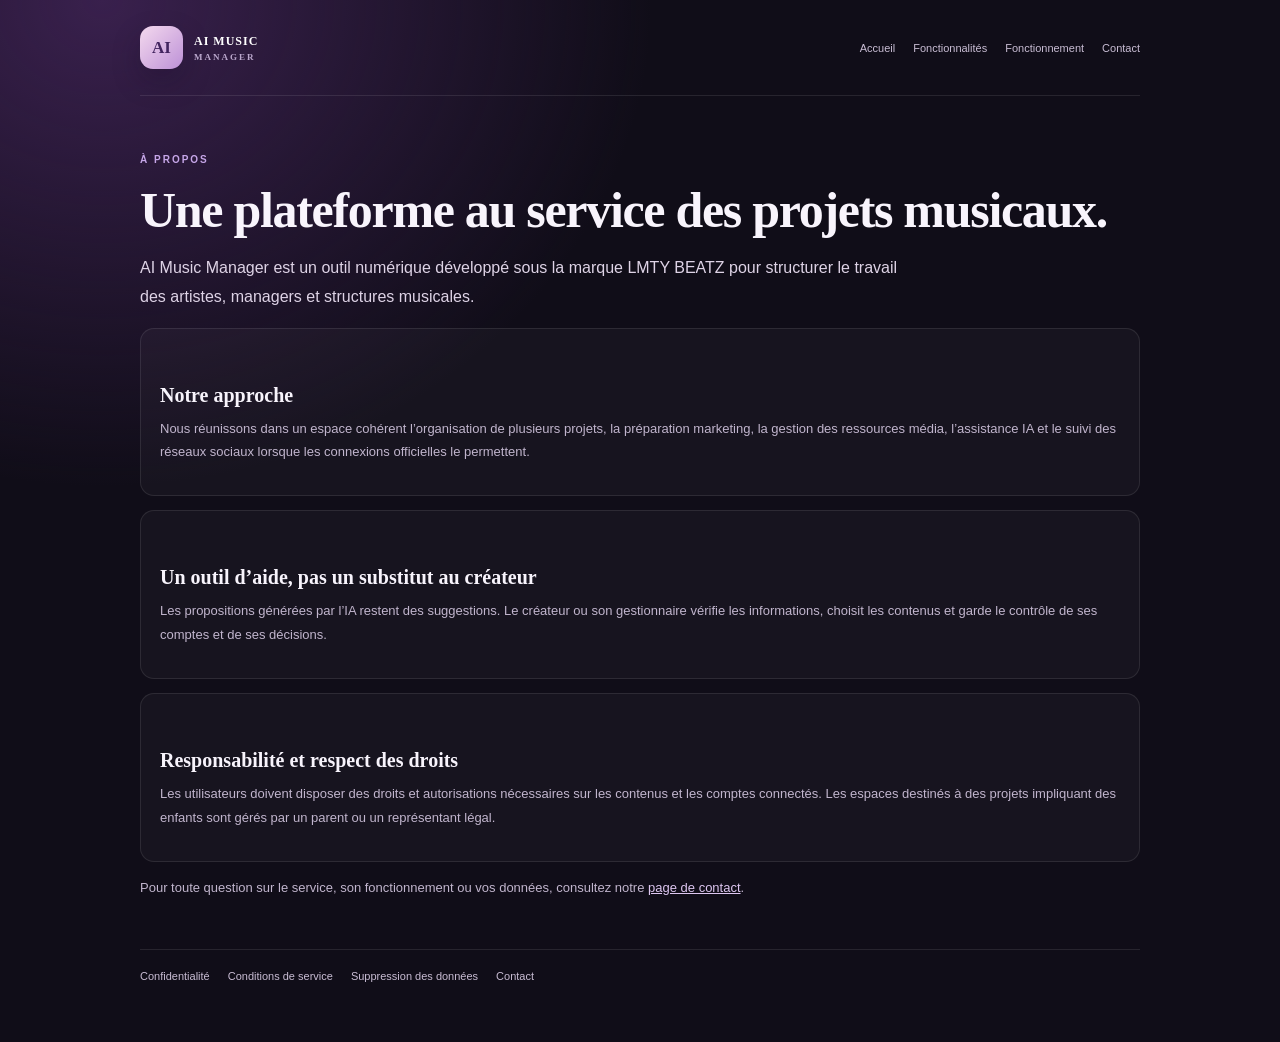
<file: about/index.html>
<!doctype html><html lang="fr"><head><meta charset="utf-8"><meta name="viewport" content="width=device-width,initial-scale=1"><meta name="description" content="À propos d'AI Music Manager et de sa mission d'accompagnement des projets musicaux."><meta name="theme-color" content="#171024"><title>À propos — AI Music Manager</title><link rel="stylesheet" href="/public-site.css"><link rel="stylesheet" href="/styles.css"><link rel="icon" href="/assets/icon.svg"></head><body><main class="public-subpage"><header class="public-subpage-header"><a class="public-brand" href="/"><span class="brand-mark">AI</span><span><strong>AI MUSIC</strong><small>MANAGER</small></span></a><nav><a href="/">Accueil</a><a href="/features/">Fonctionnalités</a><a href="/how-it-works/">Fonctionnement</a><a href="/contact/">Contact</a></nav></header><article class="public-subpage-main"><span class="public-eyebrow">À PROPOS</span><h1>Une plateforme au service des projets musicaux.</h1><p class="public-sublead">AI Music Manager est un outil numérique développé sous la marque LMTY BEATZ pour structurer le travail des artistes, managers et structures musicales.</p><section class="public-subcard"><h2>Notre approche</h2><p>Nous réunissons dans un espace cohérent l’organisation de plusieurs projets, la préparation marketing, la gestion des ressources média, l’assistance IA et le suivi des réseaux sociaux lorsque les connexions officielles le permettent.</p></section><section class="public-subcard"><h2>Un outil d’aide, pas un substitut au créateur</h2><p>Les propositions générées par l’IA restent des suggestions. Le créateur ou son gestionnaire vérifie les informations, choisit les contenus et garde le contrôle de ses comptes et de ses décisions.</p></section><section class="public-subcard"><h2>Responsabilité et respect des droits</h2><p>Les utilisateurs doivent disposer des droits et autorisations nécessaires sur les contenus et les comptes connectés. Les espaces destinés à des projets impliquant des enfants sont gérés par un parent ou un représentant légal.</p></section><p>Pour toute question sur le service, son fonctionnement ou vos données, consultez notre <a href="/contact/">page de contact</a>.</p></article><footer class="public-subpage-footer"><a href="/privacy-policy/">Confidentialité</a><a href="/terms/">Conditions de service</a><a href="/data-deletion/">Suppression des données</a><a href="mailto:contact.nuriadoll@gmail.com">Contact</a></footer></main></body></html>
</file>
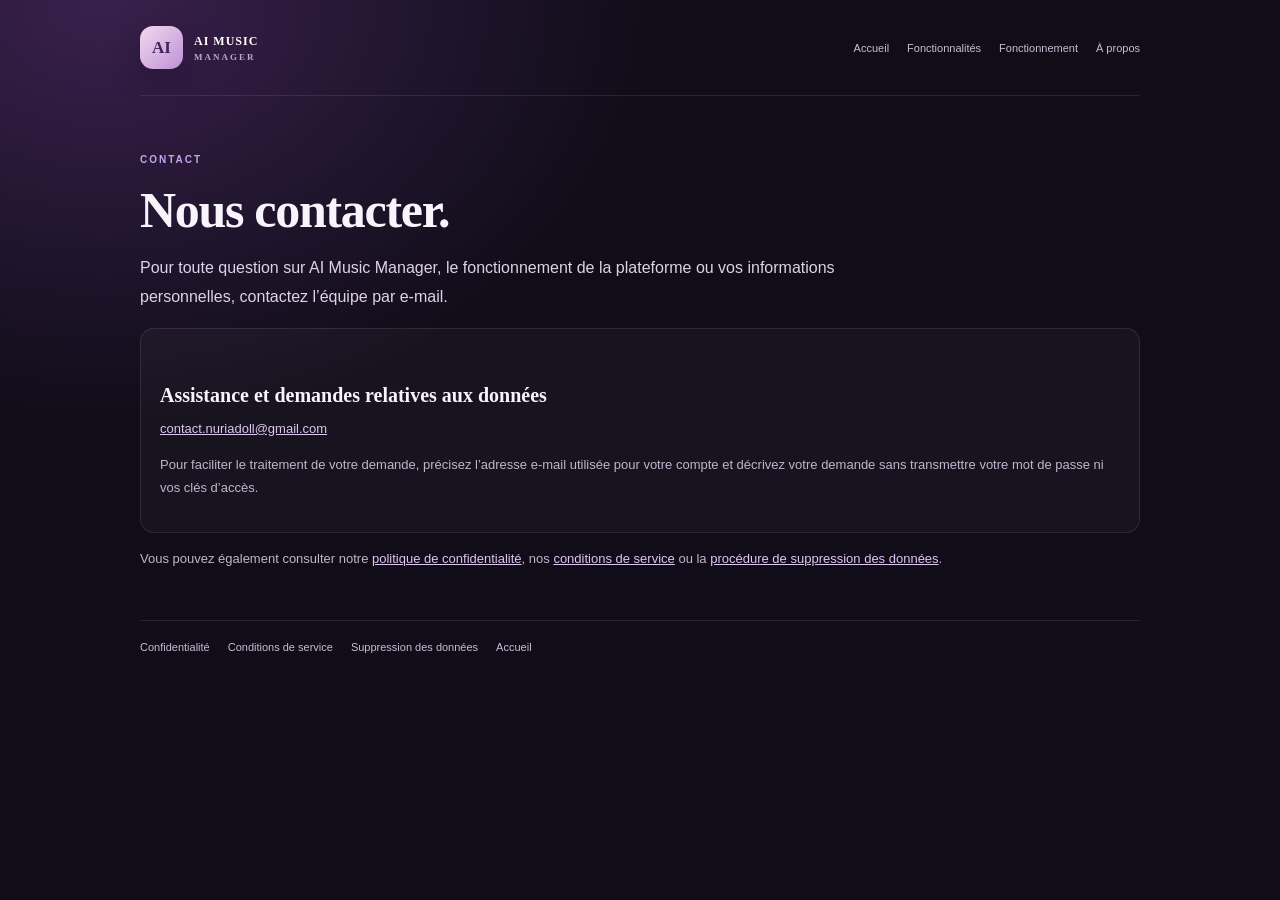
<file: contact/index.html>
<!doctype html><html lang="fr"><head><meta charset="utf-8"><meta name="viewport" content="width=device-width,initial-scale=1"><meta name="description" content="Contacter l'équipe AI Music Manager pour toute question sur le service et les données."><meta name="theme-color" content="#171024"><title>Contact — AI Music Manager</title><link rel="stylesheet" href="/public-site.css"><link rel="stylesheet" href="/styles.css"><link rel="icon" href="/assets/icon.svg"></head><body><main class="public-subpage"><header class="public-subpage-header"><a class="public-brand" href="/"><span class="brand-mark">AI</span><span><strong>AI MUSIC</strong><small>MANAGER</small></span></a><nav><a href="/">Accueil</a><a href="/features/">Fonctionnalités</a><a href="/how-it-works/">Fonctionnement</a><a href="/about/">À propos</a></nav></header><article class="public-subpage-main"><span class="public-eyebrow">CONTACT</span><h1>Nous contacter.</h1><p class="public-sublead">Pour toute question sur AI Music Manager, le fonctionnement de la plateforme ou vos informations personnelles, contactez l’équipe par e-mail.</p><section class="public-subcard"><h2>Assistance et demandes relatives aux données</h2><p><a href="mailto:contact.nuriadoll@gmail.com">contact.nuriadoll@gmail.com</a></p><p>Pour faciliter le traitement de votre demande, précisez l’adresse e-mail utilisée pour votre compte et décrivez votre demande sans transmettre votre mot de passe ni vos clés d’accès.</p></section><p>Vous pouvez également consulter notre <a href="/privacy-policy/">politique de confidentialité</a>, nos <a href="/terms/">conditions de service</a> ou la <a href="/data-deletion/">procédure de suppression des données</a>.</p></article><footer class="public-subpage-footer"><a href="/privacy-policy/">Confidentialité</a><a href="/terms/">Conditions de service</a><a href="/data-deletion/">Suppression des données</a><a href="/">Accueil</a></footer></main></body></html>
</file>
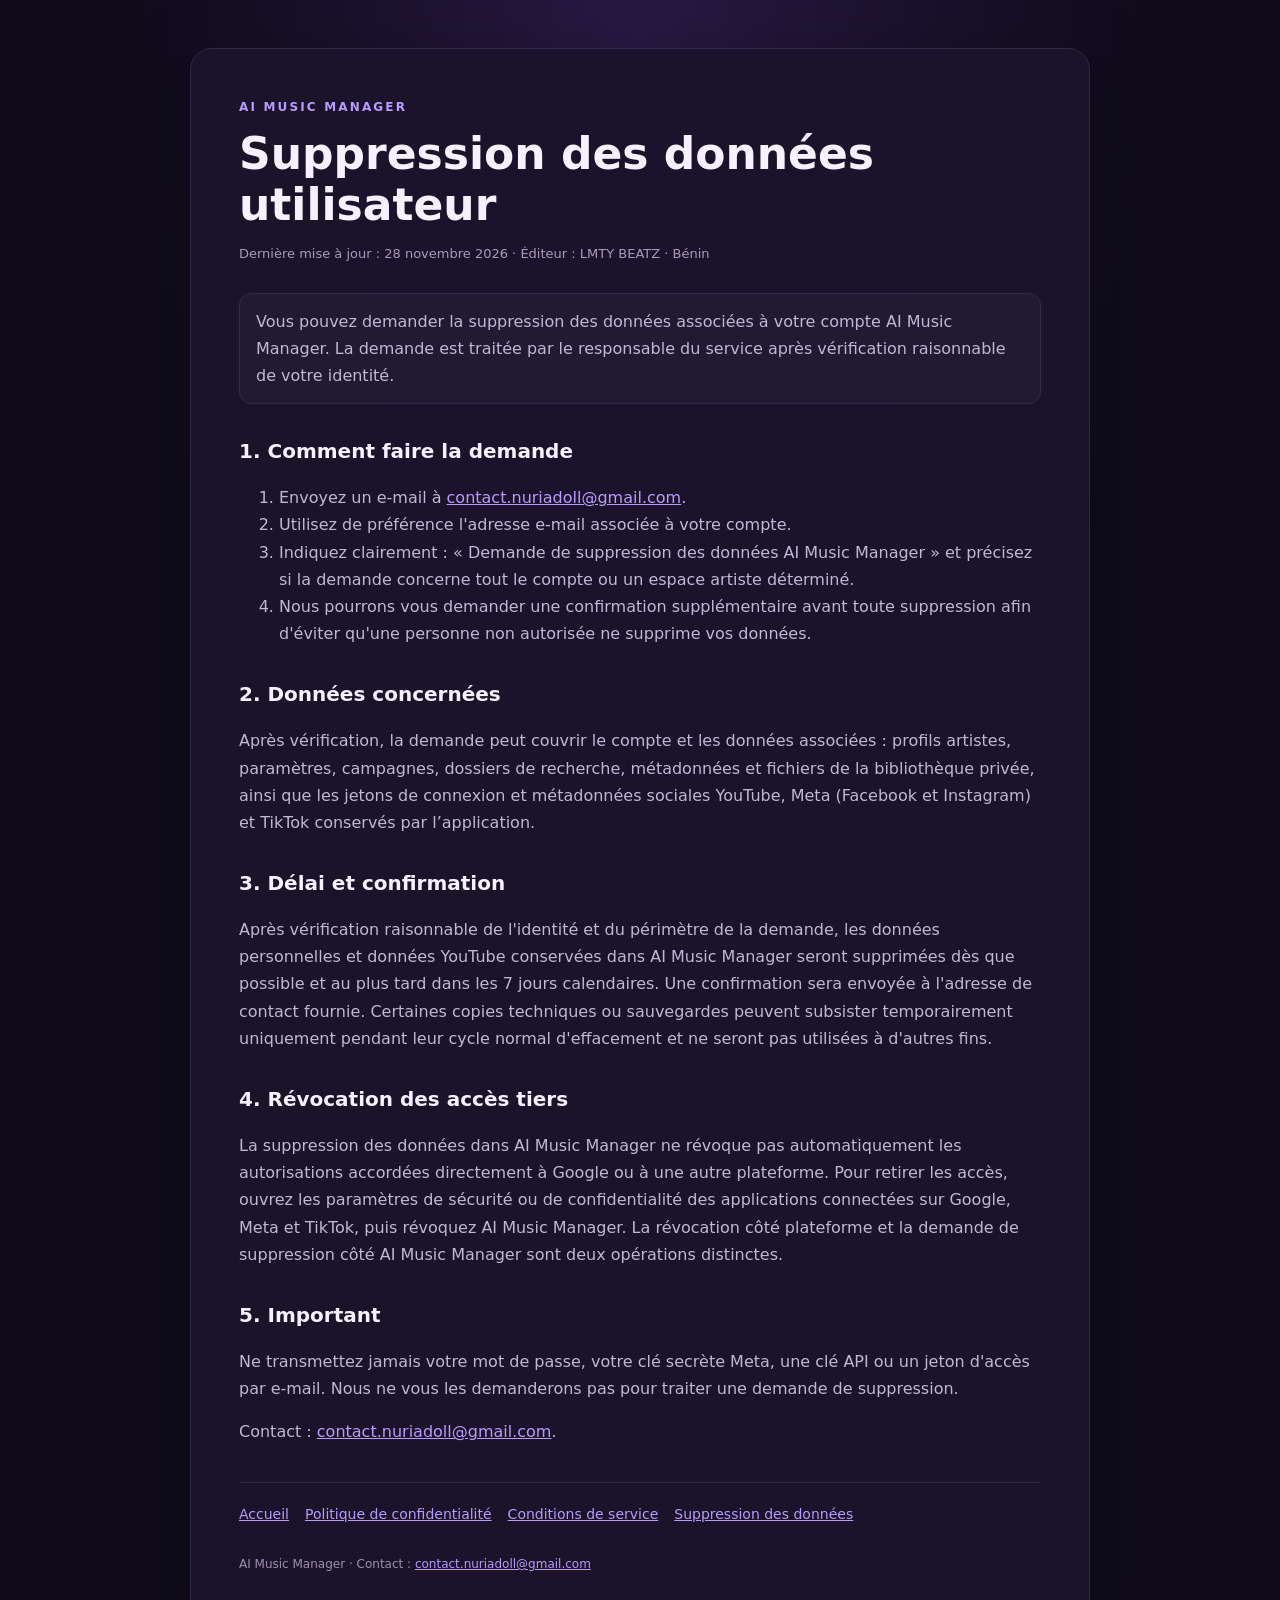
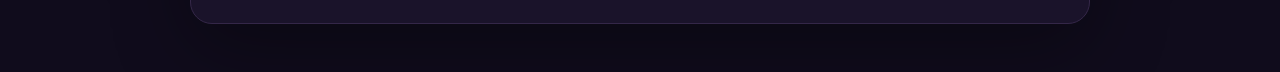
<file: data-deletion/index.html>
<!doctype html>
<html lang="fr">
<head>
<meta charset="utf-8">
<meta name="viewport" content="width=device-width, initial-scale=1">
<meta name="theme-color" content="#171027">
<title>Suppression des données utilisateur — AI Music Manager</title>
<style>
:root{color-scheme:dark;--bg:#100c1c;--panel:#1b142b;--line:#342748;--text:#f6f1ff;--muted:#c2b7d4;--accent:#b99aff}
*{box-sizing:border-box}body{margin:0;background:radial-gradient(ellipse at top,#281943 0,#100c1c 55%);color:var(--text);font:16px/1.7 Inter,system-ui,-apple-system,Segoe UI,sans-serif}
main{width:min(900px,calc(100% - 32px));margin:48px auto;padding:clamp(22px,5vw,48px);background:rgba(27,20,43,.94);border:1px solid var(--line);border-radius:22px;box-shadow:0 24px 80px #0005}
.brand{font-size:12px;letter-spacing:.18em;color:var(--accent);font-weight:800}h1{font-size:clamp(30px,5vw,44px);line-height:1.15;margin:12px 0}h2{font-size:20px;margin:30px 0 8px}p,li{color:var(--muted)}a{color:var(--accent)}.meta{font-size:13px;color:#a99bbd;margin-bottom:28px}.notice{padding:14px 16px;border:1px solid var(--line);border-radius:12px;background:#ffffff08;color:var(--muted)}nav{display:flex;flex-wrap:wrap;gap:16px;margin-top:36px;padding-top:20px;border-top:1px solid var(--line);font-size:14px}footer{font-size:12px;color:#9e91b0;margin-top:28px}
</style>
</head>
<body><main>
<div class="brand">AI MUSIC MANAGER</div>
<h1>Suppression des données utilisateur</h1>
<div class="meta">Dernière mise à jour : 28 novembre 2026 · Éditeur : LMTY BEATZ · Bénin</div>

<p class="notice">Vous pouvez demander la suppression des données associées à votre compte AI Music Manager. La demande est traitée par le responsable du service après vérification raisonnable de votre identité.</p>
<h2>1. Comment faire la demande</h2>
<ol>
<li>Envoyez un e-mail à <a href="mailto:contact.nuriadoll@gmail.com?subject=Demande%20de%20suppression%20des%20donn%C3%A9es%20-%20AI%20Music%20Manager">contact.nuriadoll@gmail.com</a>.</li>
<li>Utilisez de préférence l'adresse e-mail associée à votre compte.</li>
<li>Indiquez clairement : « Demande de suppression des données AI Music Manager » et précisez si la demande concerne tout le compte ou un espace artiste déterminé.</li>
<li>Nous pourrons vous demander une confirmation supplémentaire avant toute suppression afin d'éviter qu'une personne non autorisée ne supprime vos données.</li>
</ol>
<h2>2. Données concernées</h2>
<p>Après vérification, la demande peut couvrir le compte et les données associées : profils artistes, paramètres, campagnes, dossiers de recherche, métadonnées et fichiers de la bibliothèque privée, ainsi que les jetons de connexion et métadonnées sociales YouTube, Meta (Facebook et Instagram) et TikTok conservés par l’application.</p>
<h2>3. Délai et confirmation</h2>
<p>Après vérification raisonnable de l'identité et du périmètre de la demande, les données personnelles et données YouTube conservées dans AI Music Manager seront supprimées dès que possible et au plus tard dans les 7 jours calendaires. Une confirmation sera envoyée à l'adresse de contact fournie. Certaines copies techniques ou sauvegardes peuvent subsister temporairement uniquement pendant leur cycle normal d'effacement et ne seront pas utilisées à d'autres fins.</p>
<h2>4. Révocation des accès tiers</h2>
<p>La suppression des données dans AI Music Manager ne révoque pas automatiquement les autorisations accordées directement à Google ou à une autre plateforme. Pour retirer les accès, ouvrez les paramètres de sécurité ou de confidentialité des applications connectées sur Google, Meta et TikTok, puis révoquez AI Music Manager. La révocation côté plateforme et la demande de suppression côté AI Music Manager sont deux opérations distinctes.</p>
<h2>5. Important</h2>
<p>Ne transmettez jamais votre mot de passe, votre clé secrète Meta, une clé API ou un jeton d'accès par e-mail. Nous ne vous les demanderons pas pour traiter une demande de suppression.</p>
<p>Contact : <a href="mailto:contact.nuriadoll@gmail.com">contact.nuriadoll@gmail.com</a>.</p>
<nav aria-label="Liens juridiques"><a href="/">Accueil</a><a href="/privacy-policy/">Politique de confidentialité</a><a href="/terms/">Conditions de service</a><a href="/data-deletion/">Suppression des données</a></nav>
<footer>AI Music Manager · Contact : <a href="mailto:contact.nuriadoll@gmail.com">contact.nuriadoll@gmail.com</a></footer>
</main></body></html>
</file>
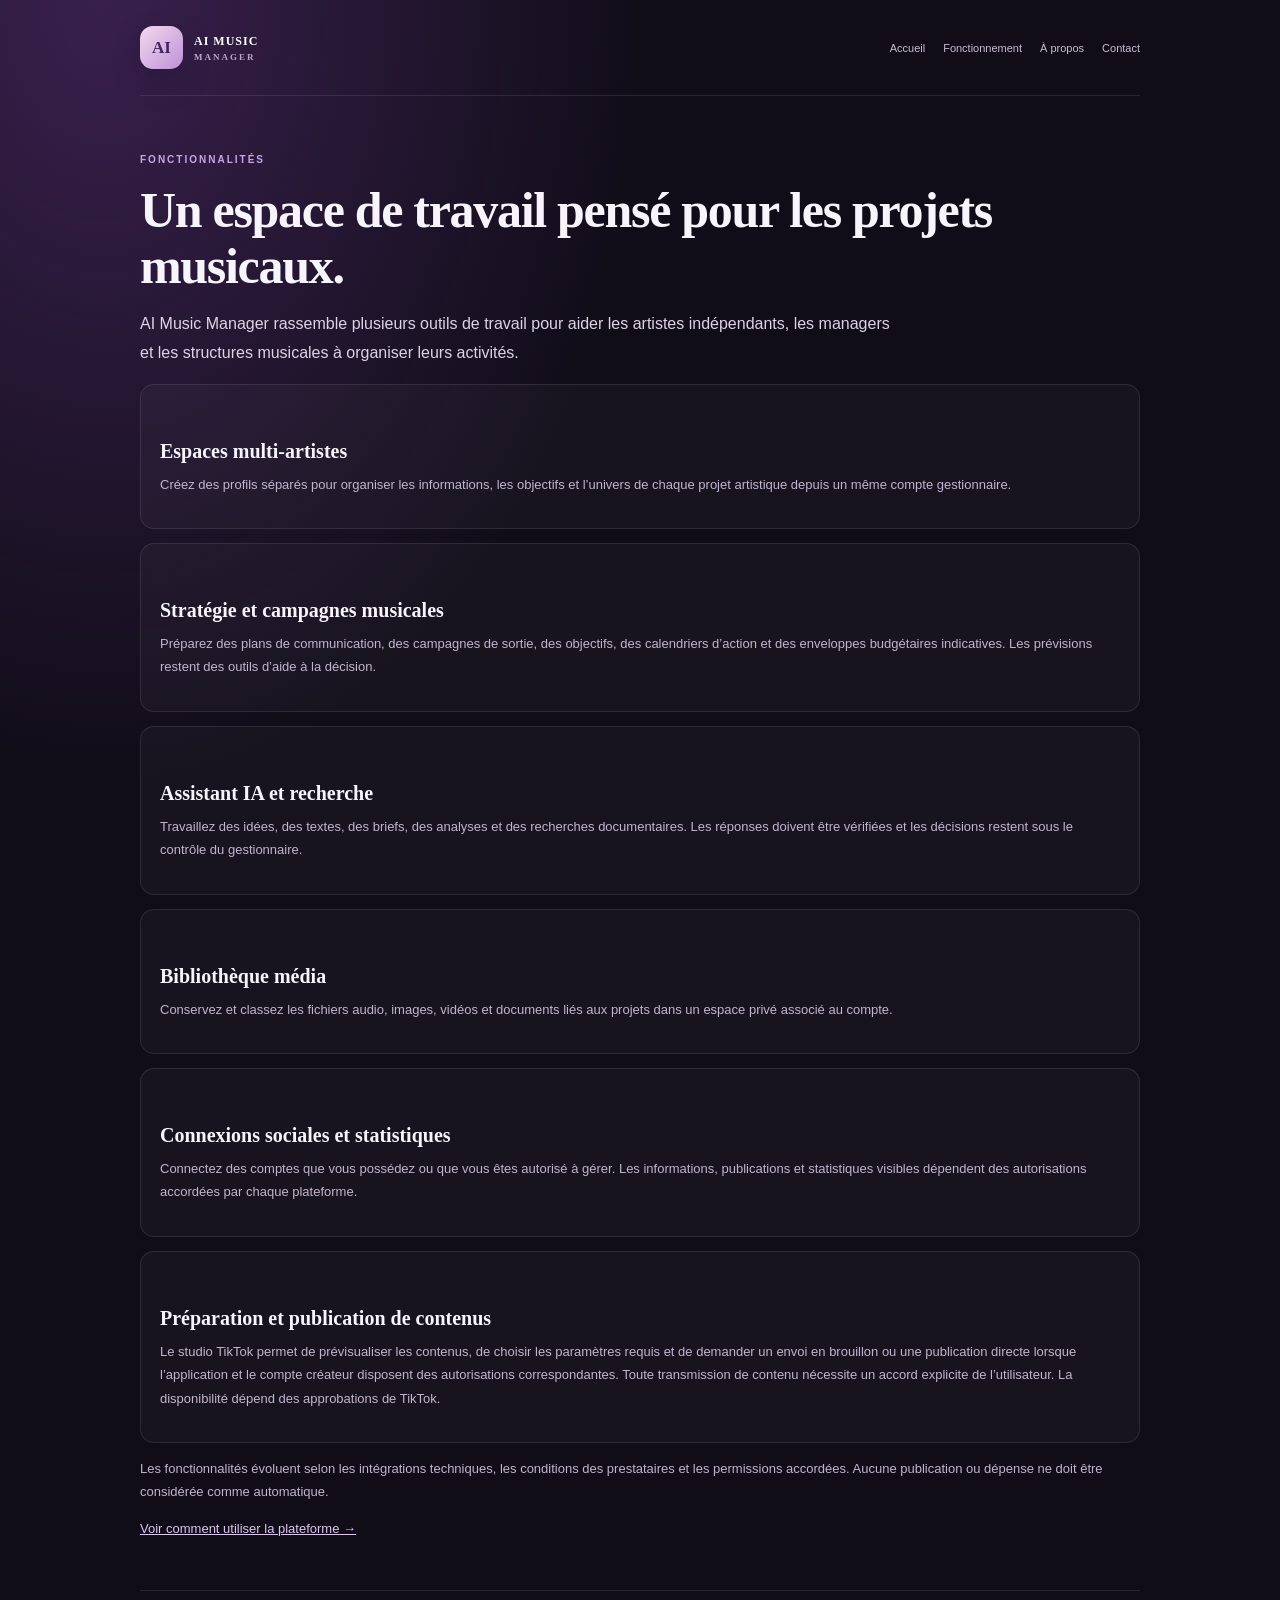
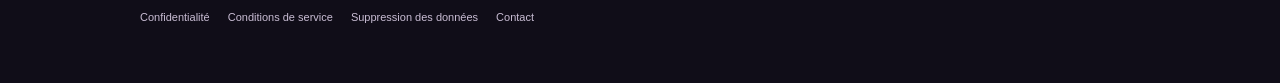
<file: features/index.html>
<!doctype html><html lang="fr"><head><meta charset="utf-8"><meta name="viewport" content="width=device-width,initial-scale=1"><meta name="description" content="Découvrez les fonctionnalités d'AI Music Manager pour organiser les projets musicaux."><meta name="theme-color" content="#171024"><title>Fonctionnalités — AI Music Manager</title><link rel="stylesheet" href="/public-site.css"><link rel="stylesheet" href="/styles.css"><link rel="icon" href="/assets/icon.svg"></head><body><main class="public-subpage"><header class="public-subpage-header"><a class="public-brand" href="/"><span class="brand-mark">AI</span><span><strong>AI MUSIC</strong><small>MANAGER</small></span></a><nav><a href="/">Accueil</a><a href="/how-it-works/">Fonctionnement</a><a href="/about/">À propos</a><a href="/contact/">Contact</a></nav></header><article class="public-subpage-main"><span class="public-eyebrow">FONCTIONNALITÉS</span><h1>Un espace de travail pensé pour les projets musicaux.</h1><p class="public-sublead">AI Music Manager rassemble plusieurs outils de travail pour aider les artistes indépendants, les managers et les structures musicales à organiser leurs activités.</p><section id="artist-workspaces" class="public-subcard"><h2>Espaces multi-artistes</h2><p>Créez des profils séparés pour organiser les informations, les objectifs et l’univers de chaque projet artistique depuis un même compte gestionnaire.</p></section><section id="campaigns" class="public-subcard"><h2>Stratégie et campagnes musicales</h2><p>Préparez des plans de communication, des campagnes de sortie, des objectifs, des calendriers d’action et des enveloppes budgétaires indicatives. Les prévisions restent des outils d’aide à la décision.</p></section><section id="assistant" class="public-subcard"><h2>Assistant IA et recherche</h2><p>Travaillez des idées, des textes, des briefs, des analyses et des recherches documentaires. Les réponses doivent être vérifiées et les décisions restent sous le contrôle du gestionnaire.</p></section><section id="media" class="public-subcard"><h2>Bibliothèque média</h2><p>Conservez et classez les fichiers audio, images, vidéos et documents liés aux projets dans un espace privé associé au compte.</p></section><section id="social" class="public-subcard"><h2>Connexions sociales et statistiques</h2><p>Connectez des comptes que vous possédez ou que vous êtes autorisé à gérer. Les informations, publications et statistiques visibles dépendent des autorisations accordées par chaque plateforme.</p></section><section id="publishing" class="public-subcard"><h2>Préparation et publication de contenus</h2><p>Le studio TikTok permet de prévisualiser les contenus, de choisir les paramètres requis et de demander un envoi en brouillon ou une publication directe lorsque l’application et le compte créateur disposent des autorisations correspondantes. Toute transmission de contenu nécessite un accord explicite de l’utilisateur. La disponibilité dépend des approbations de TikTok.</p></section><p>Les fonctionnalités évoluent selon les intégrations techniques, les conditions des prestataires et les permissions accordées. Aucune publication ou dépense ne doit être considérée comme automatique.</p><p><a href="/how-it-works/">Voir comment utiliser la plateforme →</a></p></article><footer class="public-subpage-footer"><a href="/privacy-policy/">Confidentialité</a><a href="/terms/">Conditions de service</a><a href="/data-deletion/">Suppression des données</a><a href="mailto:contact.nuriadoll@gmail.com">Contact</a></footer></main></body></html>
</file>
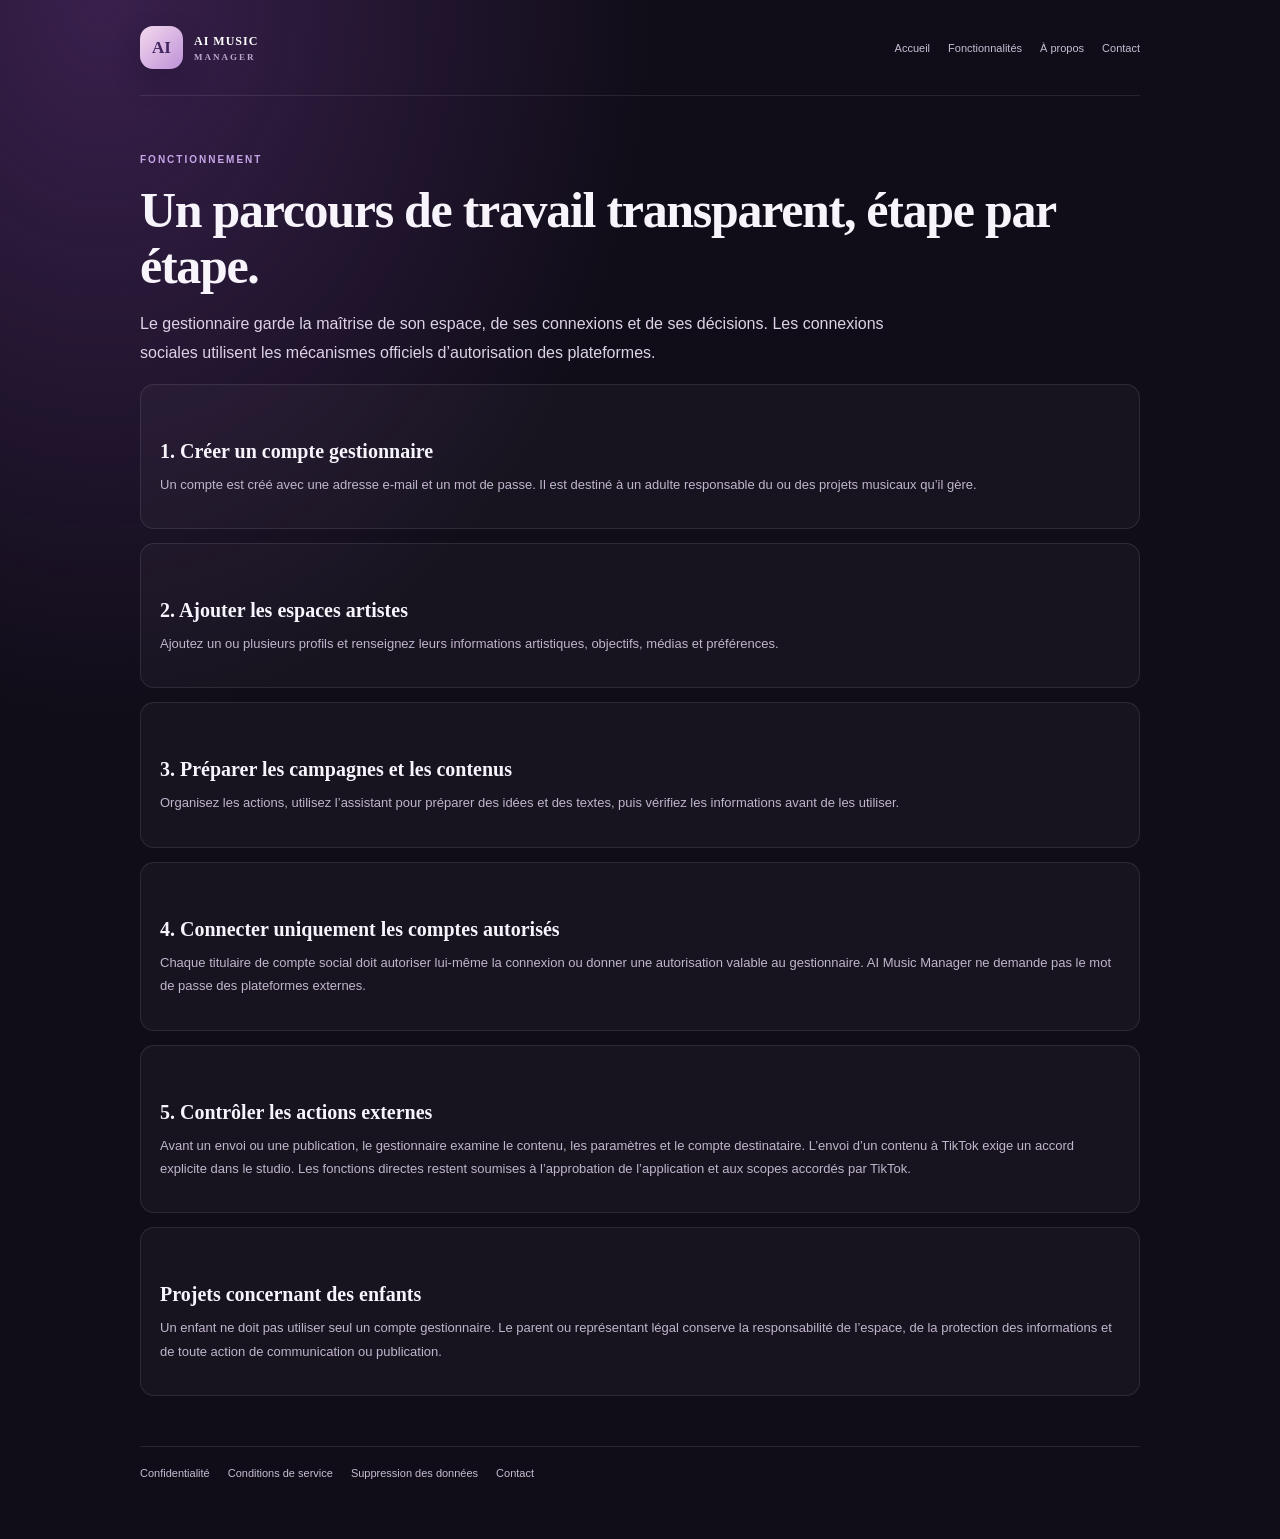
<file: how-it-works/index.html>
<!doctype html><html lang="fr"><head><meta charset="utf-8"><meta name="viewport" content="width=device-width,initial-scale=1"><meta name="description" content="Comment utiliser AI Music Manager pour organiser et accompagner vos projets musicaux."><meta name="theme-color" content="#171024"><title>Fonctionnement — AI Music Manager</title><link rel="stylesheet" href="/public-site.css"><link rel="stylesheet" href="/styles.css"><link rel="icon" href="/assets/icon.svg"></head><body><main class="public-subpage"><header class="public-subpage-header"><a class="public-brand" href="/"><span class="brand-mark">AI</span><span><strong>AI MUSIC</strong><small>MANAGER</small></span></a><nav><a href="/">Accueil</a><a href="/features/">Fonctionnalités</a><a href="/about/">À propos</a><a href="/contact/">Contact</a></nav></header><article class="public-subpage-main"><span class="public-eyebrow">FONCTIONNEMENT</span><h1>Un parcours de travail transparent, étape par étape.</h1><p class="public-sublead">Le gestionnaire garde la maîtrise de son espace, de ses connexions et de ses décisions. Les connexions sociales utilisent les mécanismes officiels d’autorisation des plateformes.</p><section class="public-subcard"><h2>1. Créer un compte gestionnaire</h2><p>Un compte est créé avec une adresse e-mail et un mot de passe. Il est destiné à un adulte responsable du ou des projets musicaux qu’il gère.</p></section><section class="public-subcard"><h2>2. Ajouter les espaces artistes</h2><p>Ajoutez un ou plusieurs profils et renseignez leurs informations artistiques, objectifs, médias et préférences.</p></section><section class="public-subcard"><h2>3. Préparer les campagnes et les contenus</h2><p>Organisez les actions, utilisez l’assistant pour préparer des idées et des textes, puis vérifiez les informations avant de les utiliser.</p></section><section class="public-subcard"><h2>4. Connecter uniquement les comptes autorisés</h2><p>Chaque titulaire de compte social doit autoriser lui-même la connexion ou donner une autorisation valable au gestionnaire. AI Music Manager ne demande pas le mot de passe des plateformes externes.</p></section><section class="public-subcard"><h2>5. Contrôler les actions externes</h2><p>Avant un envoi ou une publication, le gestionnaire examine le contenu, les paramètres et le compte destinataire. L’envoi d’un contenu à TikTok exige un accord explicite dans le studio. Les fonctions directes restent soumises à l’approbation de l’application et aux scopes accordés par TikTok.</p></section><section class="public-subcard"><h2>Projets concernant des enfants</h2><p>Un enfant ne doit pas utiliser seul un compte gestionnaire. Le parent ou représentant légal conserve la responsabilité de l’espace, de la protection des informations et de toute action de communication ou publication.</p></section></article><footer class="public-subpage-footer"><a href="/privacy-policy/">Confidentialité</a><a href="/terms/">Conditions de service</a><a href="/data-deletion/">Suppression des données</a><a href="mailto:contact.nuriadoll@gmail.com">Contact</a></footer></main></body></html>
</file>
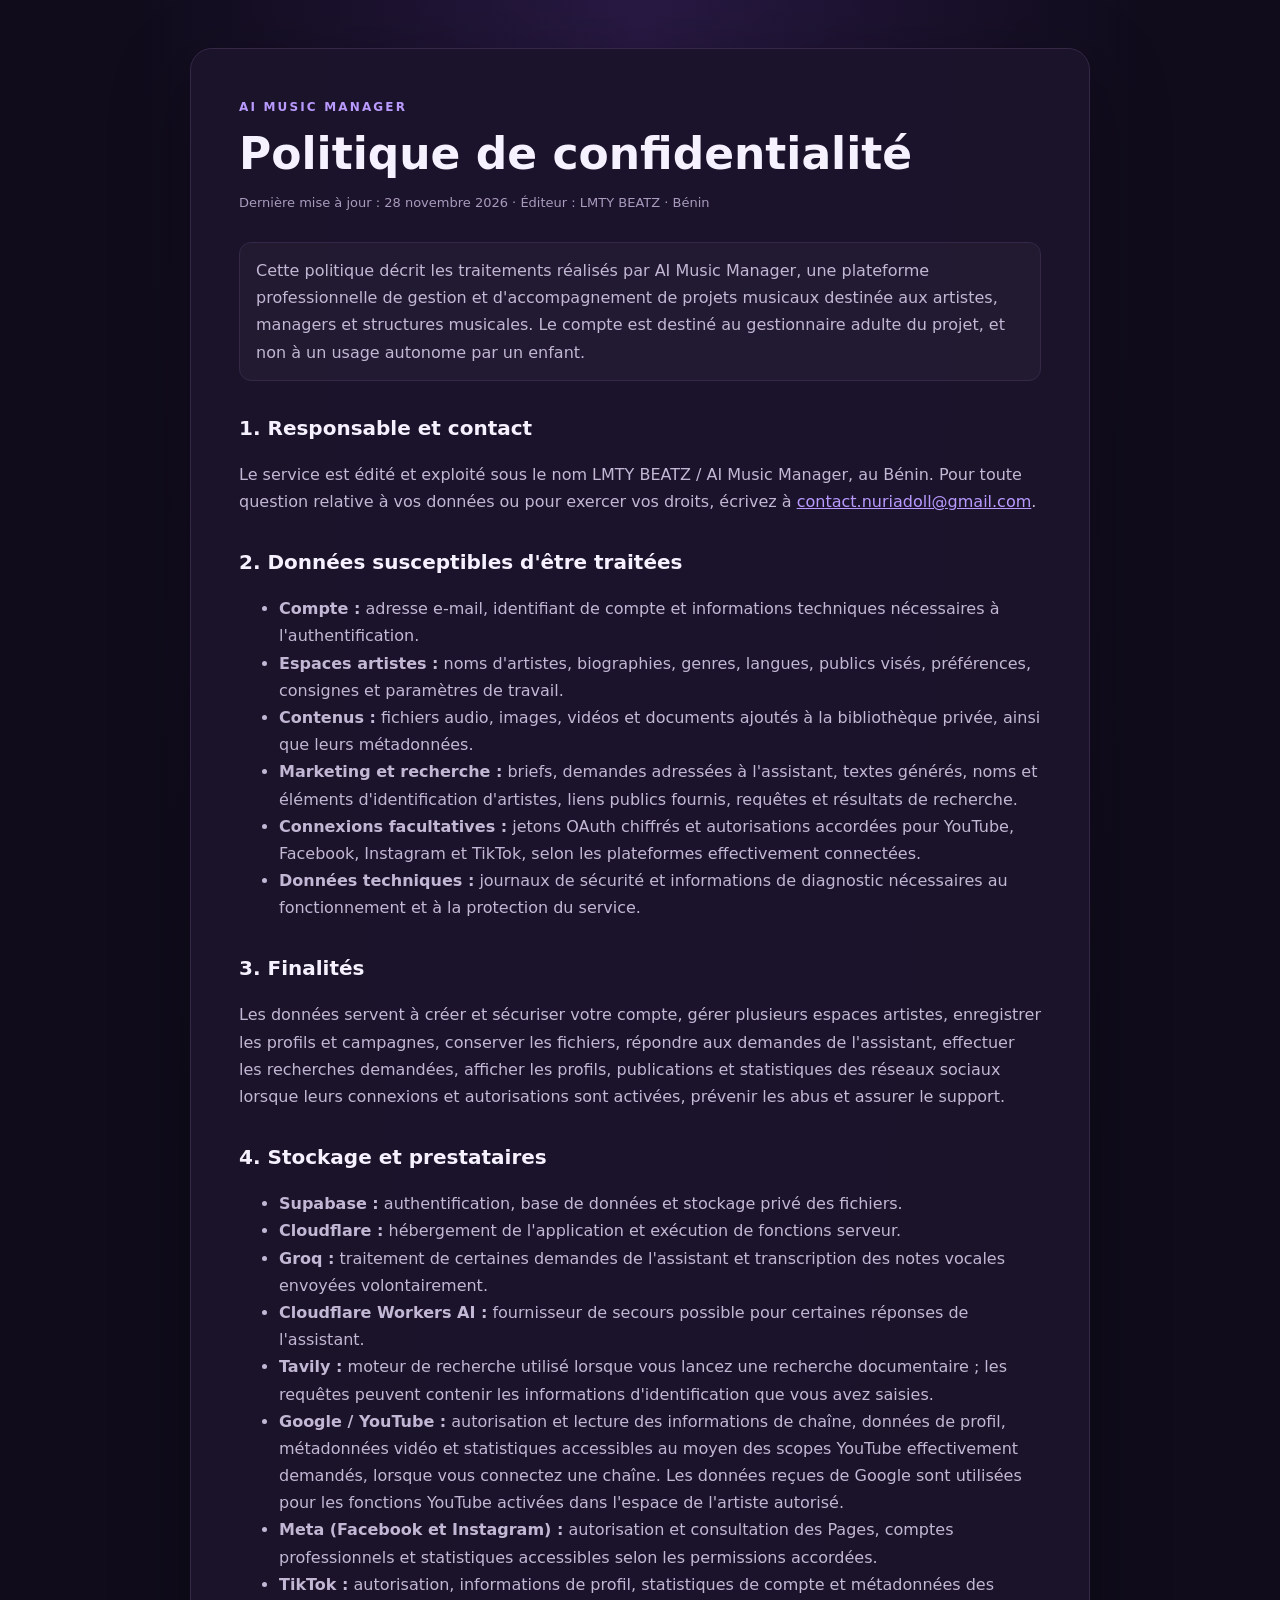
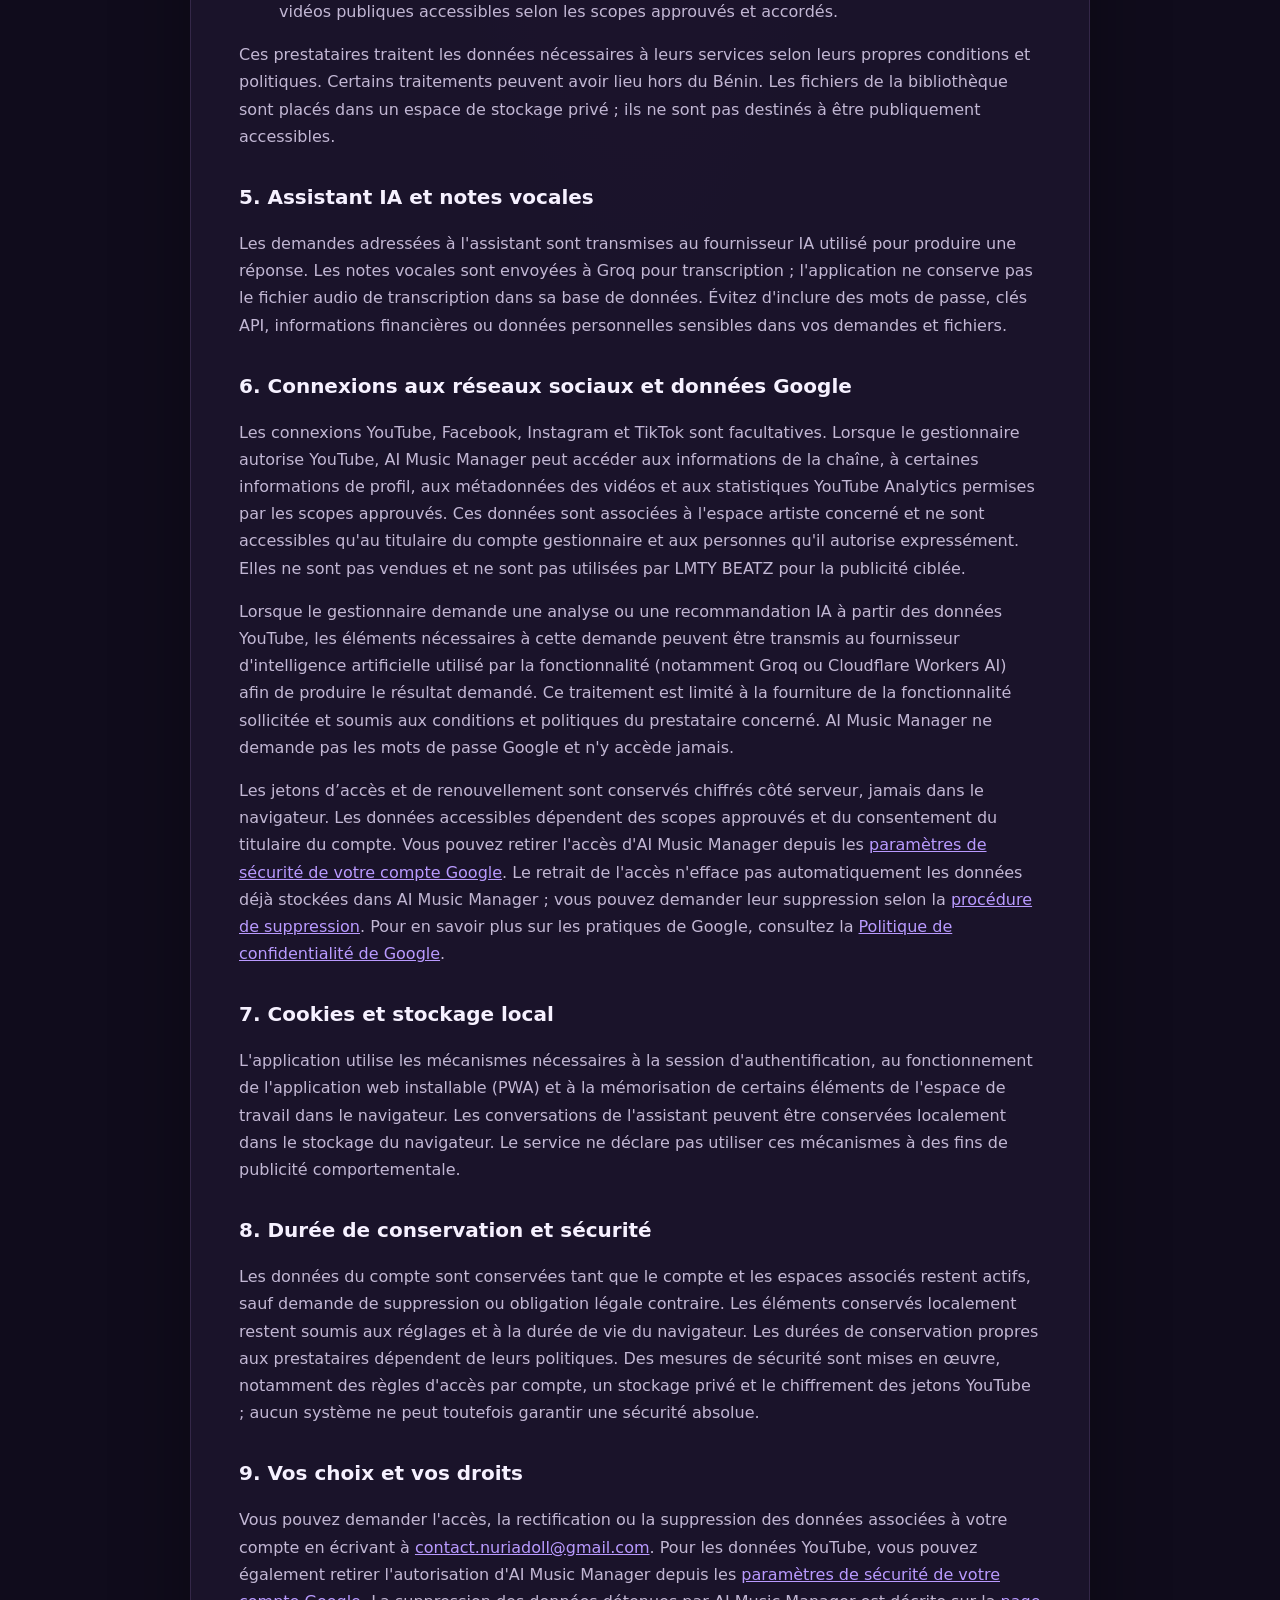
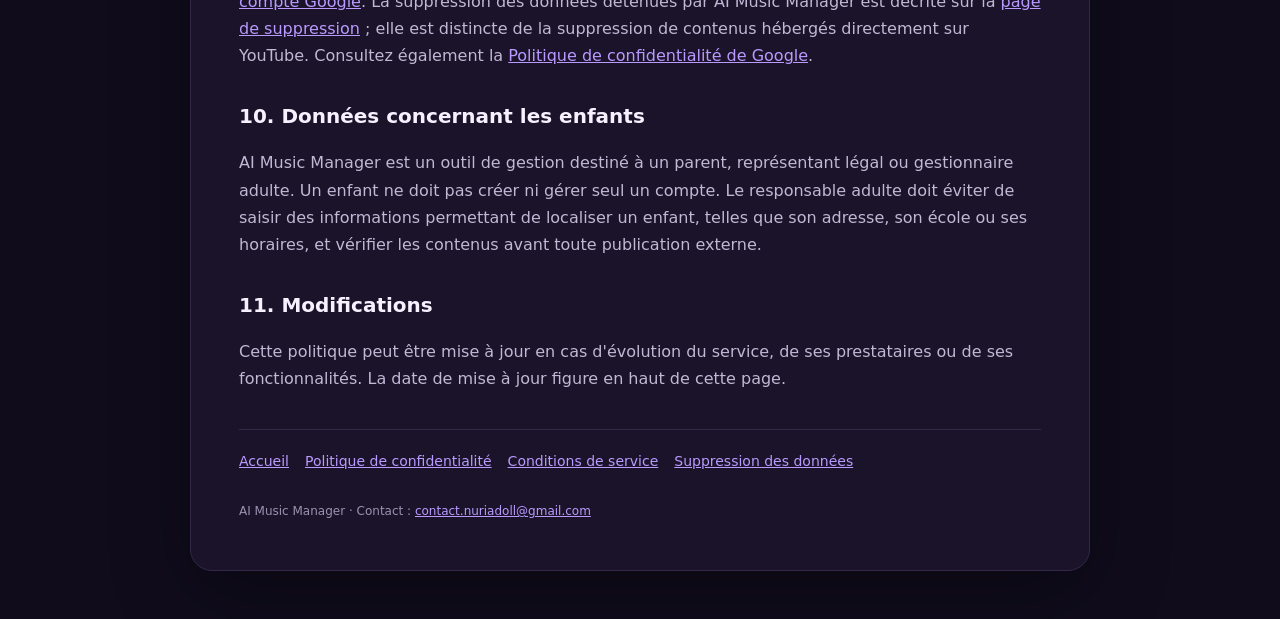
<file: privacy-policy/index.html>
<!doctype html>
<html lang="fr">
<head>
<meta charset="utf-8">
<meta name="viewport" content="width=device-width, initial-scale=1">
<meta name="theme-color" content="#171027">
<title>Politique de confidentialité — AI Music Manager</title>
<style>
:root{color-scheme:dark;--bg:#100c1c;--panel:#1b142b;--line:#342748;--text:#f6f1ff;--muted:#c2b7d4;--accent:#b99aff}
*{box-sizing:border-box}body{margin:0;background:radial-gradient(ellipse at top,#281943 0,#100c1c 55%);color:var(--text);font:16px/1.7 Inter,system-ui,-apple-system,Segoe UI,sans-serif}
main{width:min(900px,calc(100% - 32px));margin:48px auto;padding:clamp(22px,5vw,48px);background:rgba(27,20,43,.94);border:1px solid var(--line);border-radius:22px;box-shadow:0 24px 80px #0005}
.brand{font-size:12px;letter-spacing:.18em;color:var(--accent);font-weight:800}h1{font-size:clamp(30px,5vw,44px);line-height:1.15;margin:12px 0}h2{font-size:20px;margin:30px 0 8px}p,li{color:var(--muted)}a{color:var(--accent)}.meta{font-size:13px;color:#a99bbd;margin-bottom:28px}.notice{padding:14px 16px;border:1px solid var(--line);border-radius:12px;background:#ffffff08;color:var(--muted)}nav{display:flex;flex-wrap:wrap;gap:16px;margin-top:36px;padding-top:20px;border-top:1px solid var(--line);font-size:14px}footer{font-size:12px;color:#9e91b0;margin-top:28px}
</style>
</head>
<body><main>
<div class="brand">AI MUSIC MANAGER</div>
<h1>Politique de confidentialité</h1>
<div class="meta">Dernière mise à jour : 28 novembre 2026 · Éditeur : LMTY BEATZ · Bénin</div>

<p class="notice">Cette politique décrit les traitements réalisés par AI Music Manager, une plateforme professionnelle de gestion et d'accompagnement de projets musicaux destinée aux artistes, managers et structures musicales. Le compte est destiné au gestionnaire adulte du projet, et non à un usage autonome par un enfant.</p>
<h2>1. Responsable et contact</h2>
<p>Le service est édité et exploité sous le nom LMTY BEATZ / AI Music Manager, au Bénin. Pour toute question relative à vos données ou pour exercer vos droits, écrivez à <a href="mailto:contact.nuriadoll@gmail.com">contact.nuriadoll@gmail.com</a>.</p>
<h2>2. Données susceptibles d'être traitées</h2>
<ul>
<li><strong>Compte :</strong> adresse e-mail, identifiant de compte et informations techniques nécessaires à l'authentification.</li>
<li><strong>Espaces artistes :</strong> noms d'artistes, biographies, genres, langues, publics visés, préférences, consignes et paramètres de travail.</li>
<li><strong>Contenus :</strong> fichiers audio, images, vidéos et documents ajoutés à la bibliothèque privée, ainsi que leurs métadonnées.</li>
<li><strong>Marketing et recherche :</strong> briefs, demandes adressées à l'assistant, textes générés, noms et éléments d'identification d'artistes, liens publics fournis, requêtes et résultats de recherche.</li>
<li><strong>Connexions facultatives :</strong> jetons OAuth chiffrés et autorisations accordées pour YouTube, Facebook, Instagram et TikTok, selon les plateformes effectivement connectées.</li>
<li><strong>Données techniques :</strong> journaux de sécurité et informations de diagnostic nécessaires au fonctionnement et à la protection du service.</li>
</ul>
<h2>3. Finalités</h2>
<p>Les données servent à créer et sécuriser votre compte, gérer plusieurs espaces artistes, enregistrer les profils et campagnes, conserver les fichiers, répondre aux demandes de l'assistant, effectuer les recherches demandées, afficher les profils, publications et statistiques des réseaux sociaux lorsque leurs connexions et autorisations sont activées, prévenir les abus et assurer le support.</p>
<h2>4. Stockage et prestataires</h2>
<ul>
<li><strong>Supabase :</strong> authentification, base de données et stockage privé des fichiers.</li>
<li><strong>Cloudflare :</strong> hébergement de l'application et exécution de fonctions serveur.</li>
<li><strong>Groq :</strong> traitement de certaines demandes de l'assistant et transcription des notes vocales envoyées volontairement.</li>
<li><strong>Cloudflare Workers AI :</strong> fournisseur de secours possible pour certaines réponses de l'assistant.</li>
<li><strong>Tavily :</strong> moteur de recherche utilisé lorsque vous lancez une recherche documentaire ; les requêtes peuvent contenir les informations d'identification que vous avez saisies.</li>
<li><strong>Google / YouTube :</strong> autorisation et lecture des informations de chaîne, données de profil, métadonnées vidéo et statistiques accessibles au moyen des scopes YouTube effectivement demandés, lorsque vous connectez une chaîne. Les données reçues de Google sont utilisées pour les fonctions YouTube activées dans l'espace de l'artiste autorisé.</li>
<li><strong>Meta (Facebook et Instagram) :</strong> autorisation et consultation des Pages, comptes professionnels et statistiques accessibles selon les permissions accordées.</li>
<li><strong>TikTok :</strong> autorisation, informations de profil, statistiques de compte et métadonnées des vidéos publiques accessibles selon les scopes approuvés et accordés.</li>
</ul>
<p>Ces prestataires traitent les données nécessaires à leurs services selon leurs propres conditions et politiques. Certains traitements peuvent avoir lieu hors du Bénin. Les fichiers de la bibliothèque sont placés dans un espace de stockage privé ; ils ne sont pas destinés à être publiquement accessibles.</p>
<h2>5. Assistant IA et notes vocales</h2>
<p>Les demandes adressées à l'assistant sont transmises au fournisseur IA utilisé pour produire une réponse. Les notes vocales sont envoyées à Groq pour transcription ; l'application ne conserve pas le fichier audio de transcription dans sa base de données. Évitez d'inclure des mots de passe, clés API, informations financières ou données personnelles sensibles dans vos demandes et fichiers.</p>
<h2>6. Connexions aux réseaux sociaux et données Google</h2>
<p>Les connexions YouTube, Facebook, Instagram et TikTok sont facultatives. Lorsque le gestionnaire autorise YouTube, AI Music Manager peut accéder aux informations de la chaîne, à certaines informations de profil, aux métadonnées des vidéos et aux statistiques YouTube Analytics permises par les scopes approuvés. Ces données sont associées à l'espace artiste concerné et ne sont accessibles qu'au titulaire du compte gestionnaire et aux personnes qu'il autorise expressément. Elles ne sont pas vendues et ne sont pas utilisées par LMTY BEATZ pour la publicité ciblée.</p>
<p>Lorsque le gestionnaire demande une analyse ou une recommandation IA à partir des données YouTube, les éléments nécessaires à cette demande peuvent être transmis au fournisseur d'intelligence artificielle utilisé par la fonctionnalité (notamment Groq ou Cloudflare Workers AI) afin de produire le résultat demandé. Ce traitement est limité à la fourniture de la fonctionnalité sollicitée et soumis aux conditions et politiques du prestataire concerné. AI Music Manager ne demande pas les mots de passe Google et n'y accède jamais.</p>
<p>Les jetons d’accès et de renouvellement sont conservés chiffrés côté serveur, jamais dans le navigateur. Les données accessibles dépendent des scopes approuvés et du consentement du titulaire du compte. Vous pouvez retirer l'accès d'AI Music Manager depuis les <a href="https://security.google.com/settings/security/permissions" target="_blank" rel="noopener noreferrer">paramètres de sécurité de votre compte Google</a>. Le retrait de l'accès n'efface pas automatiquement les données déjà stockées dans AI Music Manager ; vous pouvez demander leur suppression selon la <a href="/data-deletion/">procédure de suppression</a>. Pour en savoir plus sur les pratiques de Google, consultez la <a href="https://policies.google.com/privacy" target="_blank" rel="noopener noreferrer">Politique de confidentialité de Google</a>.</p>
<h2>7. Cookies et stockage local</h2>
<p>L'application utilise les mécanismes nécessaires à la session d'authentification, au fonctionnement de l'application web installable (PWA) et à la mémorisation de certains éléments de l'espace de travail dans le navigateur. Les conversations de l'assistant peuvent être conservées localement dans le stockage du navigateur. Le service ne déclare pas utiliser ces mécanismes à des fins de publicité comportementale.</p>
<h2>8. Durée de conservation et sécurité</h2>
<p>Les données du compte sont conservées tant que le compte et les espaces associés restent actifs, sauf demande de suppression ou obligation légale contraire. Les éléments conservés localement restent soumis aux réglages et à la durée de vie du navigateur. Les durées de conservation propres aux prestataires dépendent de leurs politiques. Des mesures de sécurité sont mises en œuvre, notamment des règles d'accès par compte, un stockage privé et le chiffrement des jetons YouTube ; aucun système ne peut toutefois garantir une sécurité absolue.</p>
<h2>9. Vos choix et vos droits</h2>
<p>Vous pouvez demander l'accès, la rectification ou la suppression des données associées à votre compte en écrivant à <a href="mailto:contact.nuriadoll@gmail.com">contact.nuriadoll@gmail.com</a>. Pour les données YouTube, vous pouvez également retirer l'autorisation d'AI Music Manager depuis les <a href="https://security.google.com/settings/security/permissions" target="_blank" rel="noopener noreferrer">paramètres de sécurité de votre compte Google</a>. La suppression des données détenues par AI Music Manager est décrite sur la <a href="/data-deletion/">page de suppression</a> ; elle est distincte de la suppression de contenus hébergés directement sur YouTube. Consultez également la <a href="https://policies.google.com/privacy" target="_blank" rel="noopener noreferrer">Politique de confidentialité de Google</a>.</p>
<h2>10. Données concernant les enfants</h2>
<p>AI Music Manager est un outil de gestion destiné à un parent, représentant légal ou gestionnaire adulte. Un enfant ne doit pas créer ni gérer seul un compte. Le responsable adulte doit éviter de saisir des informations permettant de localiser un enfant, telles que son adresse, son école ou ses horaires, et vérifier les contenus avant toute publication externe.</p>
<h2>11. Modifications</h2>
<p>Cette politique peut être mise à jour en cas d'évolution du service, de ses prestataires ou de ses fonctionnalités. La date de mise à jour figure en haut de cette page.</p>
<nav aria-label="Liens juridiques"><a href="/">Accueil</a><a href="/privacy-policy/">Politique de confidentialité</a><a href="/terms/">Conditions de service</a><a href="/data-deletion/">Suppression des données</a></nav>
<footer>AI Music Manager · Contact : <a href="mailto:contact.nuriadoll@gmail.com">contact.nuriadoll@gmail.com</a></footer>
</main></body></html>
</file>
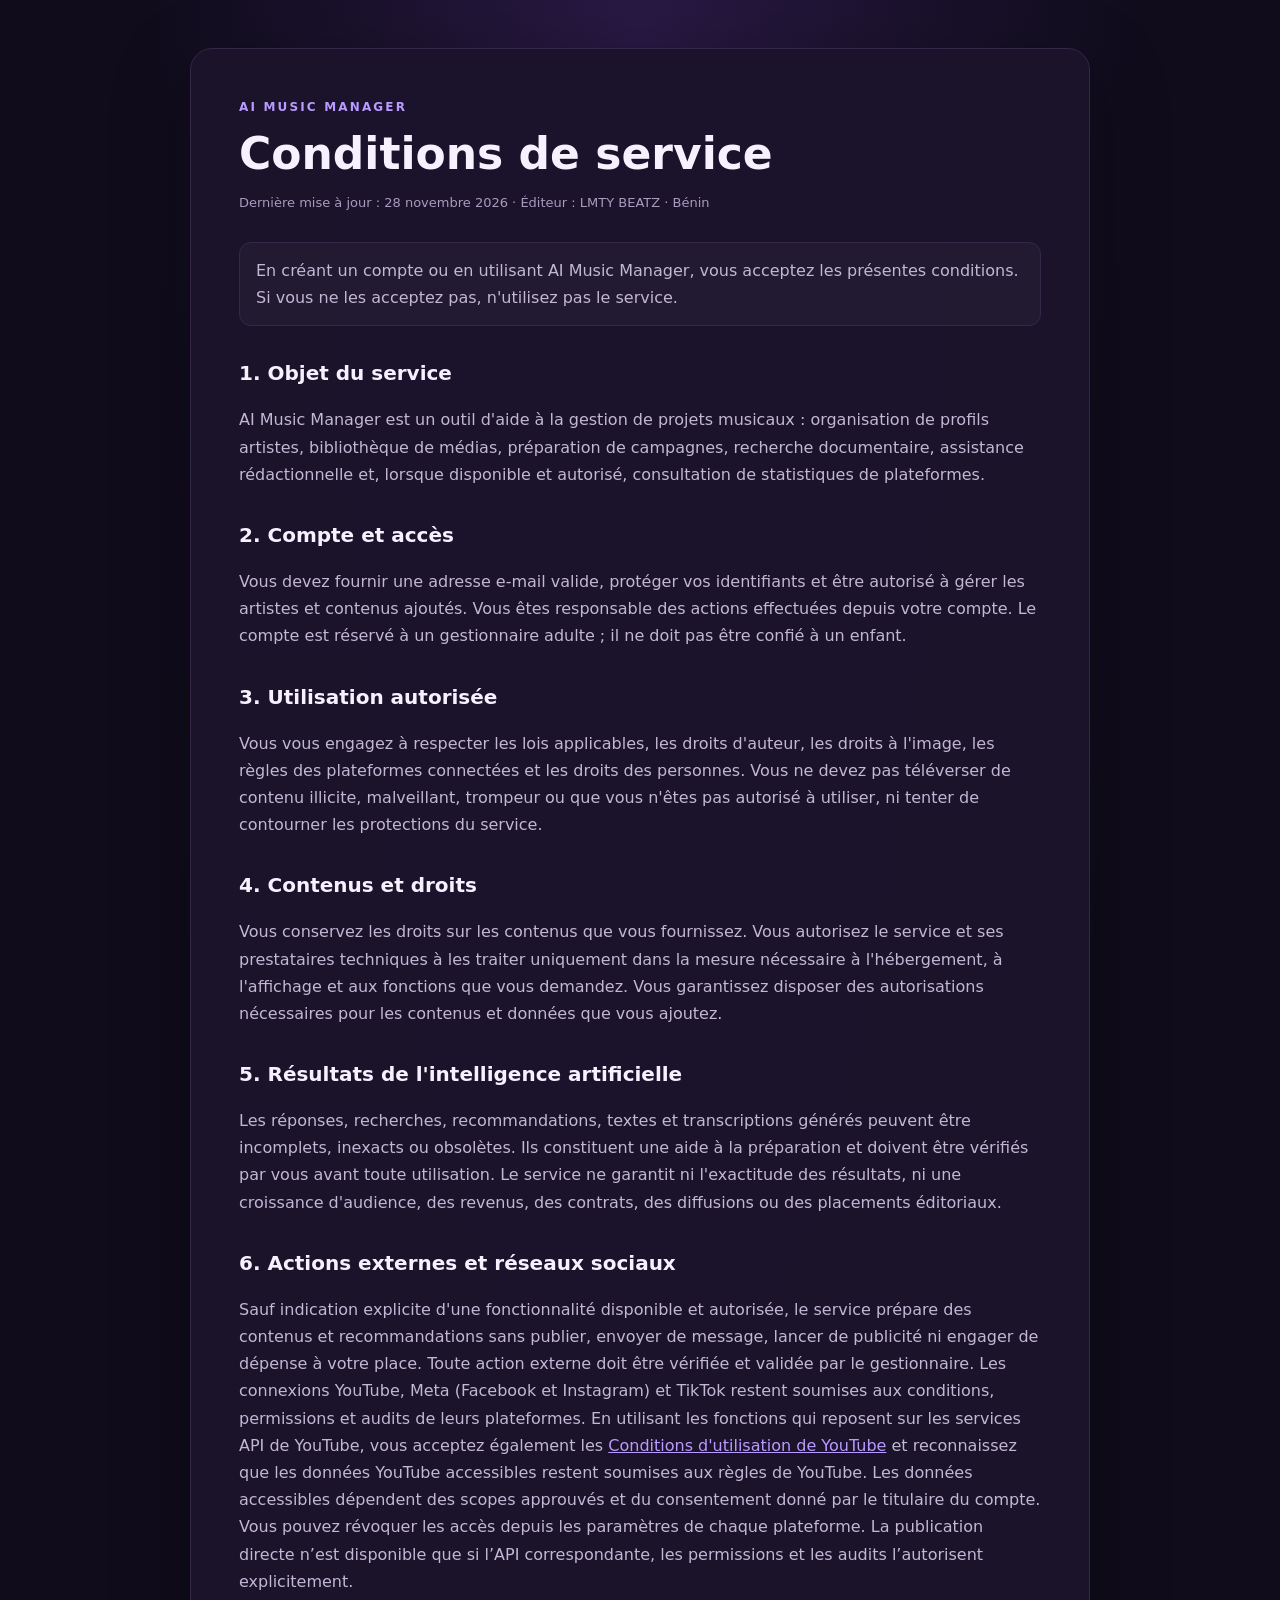
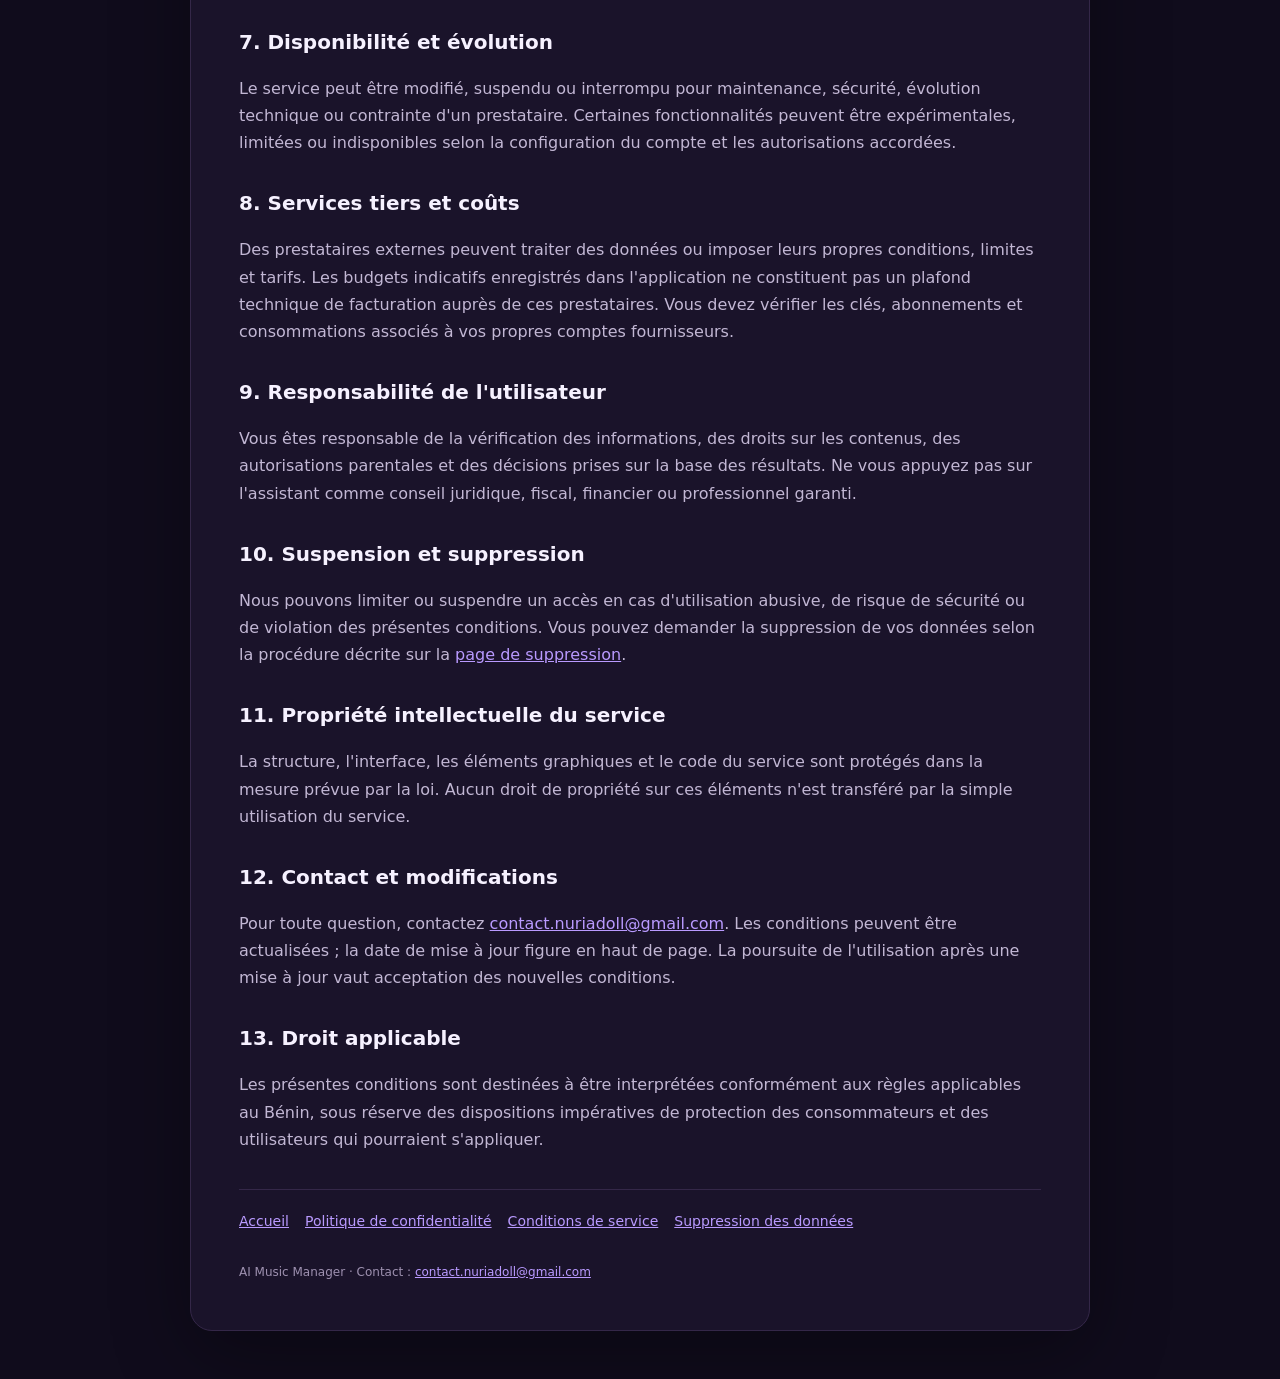
<file: terms/index.html>
<!doctype html>
<html lang="fr">
<head>
<meta charset="utf-8">
<meta name="viewport" content="width=device-width, initial-scale=1">
<meta name="theme-color" content="#171027">
<title>Conditions de service — AI Music Manager</title>
<style>
:root{color-scheme:dark;--bg:#100c1c;--panel:#1b142b;--line:#342748;--text:#f6f1ff;--muted:#c2b7d4;--accent:#b99aff}
*{box-sizing:border-box}body{margin:0;background:radial-gradient(ellipse at top,#281943 0,#100c1c 55%);color:var(--text);font:16px/1.7 Inter,system-ui,-apple-system,Segoe UI,sans-serif}
main{width:min(900px,calc(100% - 32px));margin:48px auto;padding:clamp(22px,5vw,48px);background:rgba(27,20,43,.94);border:1px solid var(--line);border-radius:22px;box-shadow:0 24px 80px #0005}
.brand{font-size:12px;letter-spacing:.18em;color:var(--accent);font-weight:800}h1{font-size:clamp(30px,5vw,44px);line-height:1.15;margin:12px 0}h2{font-size:20px;margin:30px 0 8px}p,li{color:var(--muted)}a{color:var(--accent)}.meta{font-size:13px;color:#a99bbd;margin-bottom:28px}.notice{padding:14px 16px;border:1px solid var(--line);border-radius:12px;background:#ffffff08;color:var(--muted)}nav{display:flex;flex-wrap:wrap;gap:16px;margin-top:36px;padding-top:20px;border-top:1px solid var(--line);font-size:14px}footer{font-size:12px;color:#9e91b0;margin-top:28px}
</style>
</head>
<body><main>
<div class="brand">AI MUSIC MANAGER</div>
<h1>Conditions de service</h1>
<div class="meta">Dernière mise à jour : 28 novembre 2026 · Éditeur : LMTY BEATZ · Bénin</div>

<p class="notice">En créant un compte ou en utilisant AI Music Manager, vous acceptez les présentes conditions. Si vous ne les acceptez pas, n'utilisez pas le service.</p>
<h2>1. Objet du service</h2>
<p>AI Music Manager est un outil d'aide à la gestion de projets musicaux : organisation de profils artistes, bibliothèque de médias, préparation de campagnes, recherche documentaire, assistance rédactionnelle et, lorsque disponible et autorisé, consultation de statistiques de plateformes.</p>
<h2>2. Compte et accès</h2>
<p>Vous devez fournir une adresse e-mail valide, protéger vos identifiants et être autorisé à gérer les artistes et contenus ajoutés. Vous êtes responsable des actions effectuées depuis votre compte. Le compte est réservé à un gestionnaire adulte ; il ne doit pas être confié à un enfant.</p>
<h2>3. Utilisation autorisée</h2>
<p>Vous vous engagez à respecter les lois applicables, les droits d'auteur, les droits à l'image, les règles des plateformes connectées et les droits des personnes. Vous ne devez pas téléverser de contenu illicite, malveillant, trompeur ou que vous n'êtes pas autorisé à utiliser, ni tenter de contourner les protections du service.</p>
<h2>4. Contenus et droits</h2>
<p>Vous conservez les droits sur les contenus que vous fournissez. Vous autorisez le service et ses prestataires techniques à les traiter uniquement dans la mesure nécessaire à l'hébergement, à l'affichage et aux fonctions que vous demandez. Vous garantissez disposer des autorisations nécessaires pour les contenus et données que vous ajoutez.</p>
<h2>5. Résultats de l'intelligence artificielle</h2>
<p>Les réponses, recherches, recommandations, textes et transcriptions générés peuvent être incomplets, inexacts ou obsolètes. Ils constituent une aide à la préparation et doivent être vérifiés par vous avant toute utilisation. Le service ne garantit ni l'exactitude des résultats, ni une croissance d'audience, des revenus, des contrats, des diffusions ou des placements éditoriaux.</p>
<h2>6. Actions externes et réseaux sociaux</h2>
<p>Sauf indication explicite d'une fonctionnalité disponible et autorisée, le service prépare des contenus et recommandations sans publier, envoyer de message, lancer de publicité ni engager de dépense à votre place. Toute action externe doit être vérifiée et validée par le gestionnaire. Les connexions YouTube, Meta (Facebook et Instagram) et TikTok restent soumises aux conditions, permissions et audits de leurs plateformes. En utilisant les fonctions qui reposent sur les services API de YouTube, vous acceptez également les <a href="https://www.youtube.com/t/terms" target="_blank" rel="noopener noreferrer">Conditions d'utilisation de YouTube</a> et reconnaissez que les données YouTube accessibles restent soumises aux règles de YouTube. Les données accessibles dépendent des scopes approuvés et du consentement donné par le titulaire du compte. Vous pouvez révoquer les accès depuis les paramètres de chaque plateforme. La publication directe n’est disponible que si l’API correspondante, les permissions et les audits l’autorisent explicitement.</p>
<h2>7. Disponibilité et évolution</h2>
<p>Le service peut être modifié, suspendu ou interrompu pour maintenance, sécurité, évolution technique ou contrainte d'un prestataire. Certaines fonctionnalités peuvent être expérimentales, limitées ou indisponibles selon la configuration du compte et les autorisations accordées.</p>
<h2>8. Services tiers et coûts</h2>
<p>Des prestataires externes peuvent traiter des données ou imposer leurs propres conditions, limites et tarifs. Les budgets indicatifs enregistrés dans l'application ne constituent pas un plafond technique de facturation auprès de ces prestataires. Vous devez vérifier les clés, abonnements et consommations associés à vos propres comptes fournisseurs.</p>
<h2>9. Responsabilité de l'utilisateur</h2>
<p>Vous êtes responsable de la vérification des informations, des droits sur les contenus, des autorisations parentales et des décisions prises sur la base des résultats. Ne vous appuyez pas sur l'assistant comme conseil juridique, fiscal, financier ou professionnel garanti.</p>
<h2>10. Suspension et suppression</h2>
<p>Nous pouvons limiter ou suspendre un accès en cas d'utilisation abusive, de risque de sécurité ou de violation des présentes conditions. Vous pouvez demander la suppression de vos données selon la procédure décrite sur la <a href="/data-deletion/">page de suppression</a>.</p>
<h2>11. Propriété intellectuelle du service</h2>
<p>La structure, l'interface, les éléments graphiques et le code du service sont protégés dans la mesure prévue par la loi. Aucun droit de propriété sur ces éléments n'est transféré par la simple utilisation du service.</p>
<h2>12. Contact et modifications</h2>
<p>Pour toute question, contactez <a href="mailto:contact.nuriadoll@gmail.com">contact.nuriadoll@gmail.com</a>. Les conditions peuvent être actualisées ; la date de mise à jour figure en haut de page. La poursuite de l'utilisation après une mise à jour vaut acceptation des nouvelles conditions.</p>
<h2>13. Droit applicable</h2>
<p>Les présentes conditions sont destinées à être interprétées conformément aux règles applicables au Bénin, sous réserve des dispositions impératives de protection des consommateurs et des utilisateurs qui pourraient s'appliquer.</p>
<nav aria-label="Liens juridiques"><a href="/">Accueil</a><a href="/privacy-policy/">Politique de confidentialité</a><a href="/terms/">Conditions de service</a><a href="/data-deletion/">Suppression des données</a></nav>
<footer>AI Music Manager · Contact : <a href="mailto:contact.nuriadoll@gmail.com">contact.nuriadoll@gmail.com</a></footer>
</main></body></html>
</file>
<file: public-site.css>
:root{--pub-bg:#100d18;--pub-panel:#191323;--pub-border:#342940;--pub-text:#f8f4fc;--pub-muted:#c4b8d2;--pub-accent:#c6a6e8}
.public-home{min-height:100vh;background:radial-gradient(ellipse at 12% 7%,#39204d 0,transparent 36%),radial-gradient(ellipse at 85% 28%,#281b3d 0,transparent 32%),var(--pub-bg);color:var(--pub-text);overflow:hidden}
.public-header{width:min(1180px,calc(100% - 48px));min-height:94px;margin:0 auto;display:flex;align-items:center;justify-content:space-between;gap:22px;border-bottom:1px solid #ffffff15}
.public-brand{display:flex;align-items:center;gap:11px;color:#fff;text-decoration:none;flex-shrink:0}.public-brand .brand-mark{width:43px;height:43px;border-radius:13px;font-size:17px}.public-brand strong,.public-brand small{display:block}.public-brand strong{font:800 12px Manrope;letter-spacing:1px}.public-brand small{font:700 9px Manrope;letter-spacing:2px;color:#bba8cd;margin-top:3px}
.public-nav,.public-actions{display:flex;align-items:center;gap:22px}.public-nav a,.public-footer nav a{color:#d3c9dc;text-decoration:none;font-size:12px}.public-nav a:hover,.public-footer nav a:hover,.public-text-link:hover{color:#fff}.public-actions{gap:9px}.public-actions .btn{font-size:11px;padding:10px 14px;gap:8px}.public-actions .btn.secondary{background:#ffffff12;color:#fff;border:1px solid #ffffff22}
.public-hero{width:min(1180px,calc(100% - 48px));margin:0 auto;padding:86px 0 76px;display:grid;grid-template-columns:1.08fr .92fr;gap:50px;align-items:center;min-height:600px}
.public-eyebrow{display:inline-block;color:#c6a6e8;font-size:10px;letter-spacing:2px;font-weight:800;margin-bottom:17px}
.public-hero h1{max-width:690px;font-size:clamp(42px,5vw,68px);line-height:1.04;letter-spacing:-2.5px;margin:0 0 22px}
.public-hero-copy>p{max-width:620px;color:#d2c7dd;font-size:16px;line-height:1.75;margin:0 0 11px}.public-hero-copy .public-audience{font-size:13px;color:#a99ab9}
.public-hero-actions{display:flex;align-items:center;gap:22px;margin-top:28px}.public-hero-actions .btn{padding:14px 18px;font-size:12px}.public-text-link{color:#d9c3ee;text-decoration:none;font-size:12px;font-weight:700}.public-trust-line{display:flex;flex-wrap:wrap;gap:9px;color:#9d8eae;font-size:10px;margin-top:27px}
.public-hero-visual{position:relative;min-width:0;display:grid;place-items:center;padding:20px}.public-dashboard-card{position:relative;z-index:1;width:min(100%,440px);padding:23px;border:1px solid #ffffff20;border-radius:21px;background:linear-gradient(150deg,#292039,#17121f);box-shadow:0 30px 80px #0008;transform:rotate(1.2deg)}
.public-dashboard-top{display:flex;align-items:center;gap:6px;padding-bottom:20px;border-bottom:1px solid #ffffff17}.public-dot{width:6px;height:6px;border-radius:50%;background:#9e8daf}.public-dashboard-top small{margin-left:auto;color:#a99bb7;font-size:8px;letter-spacing:1.5px}
.public-dashboard-title{padding:20px 0 14px}.public-dashboard-title span{display:block;color:#b69cce;font-size:8px;letter-spacing:1.6px;margin-bottom:7px}.public-dashboard-title strong{font:700 17px Manrope}
.public-preview-row{display:flex;align-items:center;gap:12px;padding:13px 0;border-top:1px solid #ffffff12}.public-preview-icon{display:grid;place-items:center;width:35px;height:35px;border-radius:11px;background:#b18bd42b;color:#e4d4f5;font-size:17px}.public-preview-row div{min-width:0;flex:1}.public-preview-row strong,.public-preview-row small{display:block}.public-preview-row strong{font-size:11px}.public-preview-row small{font-size:9px;color:#aa9eb6;margin-top:3px}.public-preview-status{font-size:9px;color:#c9b1e2}.public-dashboard-note{display:grid;gap:6px;background:#ffffff0a;border:1px solid #ffffff12;border-radius:12px;padding:13px;margin-top:16px}.public-dashboard-note strong{font-size:10px;color:#e6d8f2}.public-dashboard-note span{font-size:9px;line-height:1.55;color:#b7a9c4}
.public-orbit{position:absolute;border:1px solid #a982c72e;border-radius:50%;pointer-events:none}.public-orbit-one{width:510px;height:510px}.public-orbit-two{width:385px;height:385px}
.public-section,.public-feature-grid,.public-how,.public-responsibility,.public-contact-strip,.public-footer{width:min(1180px,calc(100% - 48px));margin-left:auto;margin-right:auto}
.public-section{display:grid;grid-template-columns:1fr .7fr;gap:60px;align-items:end;padding:42px 0 24px;border-top:1px solid #ffffff17}.public-section h2,.public-how h2,.public-responsibility h2,.public-contact-strip h2{font:700 clamp(25px,3vw,36px)/1.2 Manrope;letter-spacing:-.8px;margin:0}.public-section p{color:#b7aabd;font-size:13px;line-height:1.75;margin:0}
.public-feature-grid{display:grid;grid-template-columns:repeat(3,1fr);gap:13px;padding:24px 0 86px}.public-feature-card{padding:23px;border:1px solid #ffffff18;border-radius:15px;background:linear-gradient(145deg,#21192d,#17121e)}.public-feature-card>span{display:grid;place-items:center;width:38px;height:38px;border-radius:12px;background:#b895db22;color:#ddc8f0;font-size:18px;margin-bottom:20px}.public-feature-card h3{font-size:14px;margin:0 0 9px}.public-feature-card p{font-size:11px;line-height:1.7;color:#b8adbf;min-height:57px;margin:0 0 17px}.public-feature-card a{color:#d8c0ed;font-size:10px;font-weight:700;text-decoration:none}
.public-how{display:grid;grid-template-columns:.8fr 1.2fr;gap:70px;padding:66px 0;border-top:1px solid #ffffff17}.public-how>div>p{color:#b9aec2;font-size:12px;line-height:1.7;margin:15px 0}.public-how ol{display:grid;gap:12px;margin:0;padding:0;list-style:none}.public-how li{display:flex;gap:17px;padding:17px;border:1px solid #ffffff17;border-radius:13px;background:#ffffff08}.public-how li>span{color:#c5a6e5;font:800 11px Manrope}.public-how li strong{font-size:12px}.public-how li p{margin:5px 0 0;color:#b7aabd;font-size:10px}
.public-responsibility{padding:54px 0;border-top:1px solid #ffffff17}.public-responsibility-grid{display:grid;grid-template-columns:1fr 1fr;gap:25px;margin-top:23px}.public-responsibility-grid p{margin:0;padding:19px;border:1px solid #ffffff17;border-radius:13px;color:#c4b8d2;font-size:12px;line-height:1.8;background:#ffffff08}
.public-contact-strip{display:flex;align-items:center;justify-content:space-between;gap:28px;padding:32px;border:1px solid #ffffff20;border-radius:18px;background:linear-gradient(110deg,#31203e,#21192f);margin-top:18px}.public-contact-strip h2{font-size:26px}.public-contact-strip p{margin:8px 0 0;color:#bfb2cb;font-size:11px}.public-contact-strip>div:last-child{display:grid;justify-items:start;gap:11px}.public-contact-strip .btn{font-size:11px}.public-contact-strip a{color:#cdb3e7;text-decoration:none;font-size:10px}
.public-footer{display:grid;grid-template-columns:1.2fr 1fr 1fr;gap:35px;padding:35px 0 42px;margin-top:30px;border-top:1px solid #ffffff17}.public-brand-footer .brand-mark{width:35px;height:35px;font-size:14px}.public-footer>div>p{color:#9588a3;font-size:10px;margin:12px 0 0}.public-footer nav{display:grid;gap:10px;align-content:start}
.auth-panel{position:relative}.auth-back-home{position:absolute;top:24px;right:28px;border:0;background:none;color:#756284;font-size:11px;font-weight:700}.auth-back-home:hover{color:#3e2458}
.public-subpage{min-height:100vh;background:radial-gradient(ellipse at 8% 0,#39204d 0,transparent 33%),var(--pub-bg);color:var(--pub-text);padding-bottom:60px}.public-subpage-header{width:min(1000px,calc(100% - 42px));margin:0 auto;display:flex;align-items:center;justify-content:space-between;gap:20px;padding:26px 0;border-bottom:1px solid #ffffff18}.public-subpage-header nav{display:flex;gap:18px;flex-wrap:wrap}.public-subpage-header nav a,.public-subpage-footer a{font-size:11px;color:#c9bdd4;text-decoration:none}.public-subpage-main{width:min(1000px,calc(100% - 42px));margin:54px auto 0}.public-subpage-main h1{font:800 clamp(32px,5vw,50px)/1.12 Manrope;letter-spacing:-1.3px;margin:0 0 16px}.public-subpage-main h2{font:700 20px Manrope;margin:36px 0 10px}.public-subpage-main p,.public-subpage-main li{font-size:13px;color:#c1b5cd;line-height:1.8}.public-subpage-main .public-sublead{max-width:760px;font-size:16px;color:#ded3e6}.public-subpage-main .public-subcard{padding:19px;border:1px solid #ffffff18;border-radius:14px;background:#ffffff08;margin:14px 0}.public-subpage-main a{color:#ddc6f0}.public-subpage-footer{width:min(1000px,calc(100% - 42px));margin:50px auto 0;padding-top:20px;border-top:1px solid #ffffff18;display:flex;gap:18px;flex-wrap:wrap}
@media(max-width:880px){.public-header{flex-wrap:wrap;padding:16px 0}.public-nav{order:3;width:100%;justify-content:center;gap:17px}.public-hero{grid-template-columns:1fr;gap:20px;padding:60px 0}.public-hero-copy{max-width:720px}.public-hero-visual{padding:16px}.public-section{grid-template-columns:1fr;gap:14px}.public-feature-grid{grid-template-columns:repeat(2,1fr)}.public-how{grid-template-columns:1fr;gap:28px}.public-footer{grid-template-columns:1fr 1fr}.public-footer>div{grid-column:1/-1}}
@media(max-width:600px){.public-header,.public-hero,.public-section,.public-feature-grid,.public-how,.public-responsibility,.public-contact-strip,.public-footer{width:calc(100% - 32px)}.public-header{align-items:center;gap:14px}.public-brand .brand-mark{width:38px;height:38px}.public-actions{margin-left:auto}.public-actions .btn{padding:9px 10px;font-size:10px}.public-nav{justify-content:flex-start;overflow-x:auto;white-space:nowrap;padding:3px 0 6px}.public-hero{padding:44px 0 52px;min-height:0}.public-hero h1{font-size:43px;letter-spacing:-1.8px}.public-hero-copy>p{font-size:13px}.public-hero-actions{align-items:flex-start;flex-direction:column;gap:14px}.public-hero-visual{padding:5px}.public-dashboard-card{padding:17px}.public-orbit-one{width:360px;height:360px}.public-orbit-two{width:285px;height:285px}.public-feature-grid{grid-template-columns:1fr;padding-bottom:50px}.public-feature-card p{min-height:0}.public-how{padding:45px 0}.public-responsibility{padding:43px 0}.public-responsibility-grid{grid-template-columns:1fr;gap:12px}.public-contact-strip{align-items:flex-start;flex-direction:column;padding:23px}.public-footer{grid-template-columns:1fr;gap:22px}.public-footer>div{grid-column:auto}.public-subpage-header{align-items:flex-start;flex-direction:column}.public-subpage-header nav{gap:12px}.public-subpage-main{margin-top:38px}}
</file>
<file: styles.css>
:root{--bg:#f7f5fa;--ink:#241d2d;--muted:#898292;--purple:#7047a6;--purple-dark:#241633;--line:#eeeaf2;--white:#fff;--green:#26866b;--shadow:0 12px 36px rgba(38,23,55,.06)}*{box-sizing:border-box}body{margin:0;background:var(--bg);color:var(--ink);font-family:'DM Sans',sans-serif;font-size:14px}h1,h2,h3,strong{font-family:Manrope,'DM Sans',sans-serif}h1,h2,h3,p{margin-top:0}button,input,textarea,select{font:inherit}button{cursor:pointer}.hidden{display:none!important}.setup-notice{background:#fff4dc;border-bottom:1px solid #f0dcae;padding:12px 22px;color:#71551d;font-size:13px}.setup-notice code{background:#f8e9c7;padding:2px 5px;border-radius:4px}.auth-wrap{min-height:100vh;display:grid;grid-template-columns:1fr 1fr;background:#fff}.auth-art{position:relative;overflow:hidden;padding:9vh 9%;background:linear-gradient(145deg,#21152f,#513277 65%,#8356a9);color:#fff;display:flex;flex-direction:column;justify-content:center}.brand-mark{width:58px;height:58px;border-radius:19px;background:linear-gradient(135deg,#f4d9ee,#bd91d7);display:grid;place-items:center;color:#42245f;font:800 22px Manrope;box-shadow:0 12px 28px #160d2444}.eyebrow{font-size:10px;letter-spacing:1.7px;font-weight:700;color:#9b8da9;margin:0 0 9px}.auth-art .eyebrow{margin-top:46px;color:#d8c5e9}.auth-art h1{font-size:clamp(42px,5vw,68px);line-height:1.08;letter-spacing:-2px;margin:0 0 20px}.auth-art h1 span{color:#e7c9ee}.muted-light{color:#d4c8de;max-width:340px;line-height:1.7}.orb{position:absolute;border-radius:50%;border:1px solid #ffffff24}.orb-one{width:420px;height:420px;right:-170px;bottom:-130px}.orb-two{width:270px;height:270px;right:-95px;bottom:-55px}.auth-panel{display:grid;place-items:center;padding:32px}.auth-card{width:min(420px,100%)}.auth-card h2{font-size:32px;margin:0 0 8px}.subtext,.muted{color:var(--muted);line-height:1.6}.auth-card form{display:grid;gap:17px;margin-top:30px}.auth-card label,.form-grid label{display:grid;gap:8px;font-weight:600;font-size:12px}.auth-card input,.form-grid input,.form-grid textarea,.form-grid select,.setting-row select,.short-input{border:1px solid #e7e1ec;border-radius:10px;padding:12px 13px;background:#fff;outline:none;color:var(--ink);width:100%}.auth-card input:focus,.form-grid input:focus,.form-grid textarea:focus,.setting-row select:focus{border-color:#9875be;box-shadow:0 0 0 3px #9875be20}.btn{border:0;border-radius:10px;padding:12px 17px;font-weight:700;display:inline-flex;align-items:center;justify-content:center;gap:20px}.btn.primary{background:var(--purple);color:#fff;box-shadow:0 7px 16px #7047a62b}.btn.primary:hover{background:#5f388f}.btn.full{width:100%;margin-top:4px}.auth-switch{text-align:center;margin-top:24px;color:var(--muted);font-size:12px}.text-btn,.inline-link{border:0;background:none;color:var(--purple);font-weight:700}.fineprint{font-size:10px;color:#a49daa;line-height:1.6;margin-top:22px}.mobile-mark{display:none}.disabled-form{opacity:.4}.app-shell{min-height:100vh}.sidebar{position:fixed;inset:0 auto 0 0;width:248px;background:#21172e;color:#fff;padding:25px 17px;display:flex;flex-direction:column;z-index:10}.side-brand{display:flex;align-items:center;gap:12px;padding:0 9px 32px}.brand-mark.small{width:41px;height:41px;border-radius:13px;font-size:16px}.side-brand strong{display:block;font-size:12px;letter-spacing:.7px}.side-brand small{display:block;color:#a99bb6;font-size:9px;letter-spacing:1.8px;margin-top:3px}.workspace-label{font-size:9px;letter-spacing:1.5px;color:#887b96;padding:0 11px 12px}.nav-list{display:grid;gap:5px}.nav-item{width:100%;display:flex;align-items:center;gap:12px;border:0;background:transparent;color:#b9afc2;text-align:left;padding:12px;border-radius:9px;font-size:12px}.nav-item span{font-size:17px;width:18px;text-align:center}.nav-item:hover,.nav-item.active{background:#382749;color:#fff}.nav-item.active{box-shadow:inset 3px 0 #caa4e7}.sidebar-bottom{margin-top:auto}.privacy-card{background:#30223e;border:1px solid #473452;border-radius:12px;padding:14px;margin:0 4px 17px}.privacy-icon{color:#d6b1ed;font-size:19px}.privacy-card strong{display:block;font-size:11px;margin:7px 0 4px}.privacy-card p{color:#a99bb6;font-size:10px;line-height:1.5;margin:0}.user-chip{display:flex;gap:10px;align-items:center;border-top:1px solid #41334b;padding:17px 5px 0;margin-top:8px}.avatar,.top-avatar{width:31px;height:31px;border-radius:50%;display:grid;place-items:center;background:#e7d7f2;color:#4a3061;font-weight:800}.user-chip strong{display:block;font-size:10px}.user-chip small{display:block;color:#a99bb6;font-size:9px;margin-top:3px}.main-area{margin-left:248px;max-width:1600px;padding:0 42px 24px}.topbar{height:100px;display:flex;align-items:center;justify-content:space-between;border-bottom:1px solid var(--line);margin-bottom:28px}.topbar .eyebrow{margin-bottom:4px}.topbar h1{font-size:22px;margin:0;letter-spacing:-.5px}.top-actions{display:flex;align-items:center;gap:17px}.status-pill,.tag{font-size:10px;color:#756b7e;background:#f0edf3;padding:7px 10px;border-radius:30px;white-space:nowrap}.status-pill i{display:inline-block;width:6px;height:6px;background:#45a887;border-radius:50%;margin-right:6px}.top-avatar{width:34px;height:34px}.mobile-menu{display:none}.view{display:none}.view.active-view{display:block}.welcome-banner{background:linear-gradient(110deg,#30203f,#654486);border-radius:17px;color:#fff;min-height:218px;padding:32px 38px;display:flex;justify-content:space-between;align-items:center;overflow:hidden;position:relative}.welcome-banner .eyebrow{color:#d6c0e5}.welcome-banner h2{font-size:30px;line-height:1.18;letter-spacing:-.8px;margin:0 0 12px}.welcome-banner p:last-child{color:#d6c9df;font-size:12px;margin:0}.welcome-art{width:240px;height:160px;position:relative;display:grid;place-items:center}.disc{width:148px;height:148px;border-radius:50%;background:repeating-radial-gradient(circle,#30203f 0 2px,#49335e 3px 4px);display:grid;place-items:center;box-shadow:0 18px 40px #1a0e2a66}.disc div{width:48px;height:48px;border-radius:50%;background:linear-gradient(135deg,#f2c9e7,#d7a5d9);border:8px solid #694986}.sparkle{position:absolute;color:#f2d8fa;font-size:27px}.s1{top:4px;left:22px}.s2{bottom:8px;right:15px}.section-heading,.intro-row{display:flex;align-items:end;justify-content:space-between;margin:29px 0 14px}.section-heading h3,.panel h3{font-size:16px;margin:0}.section-heading .eyebrow{margin-bottom:4px}.stat-grid{display:grid;grid-template-columns:repeat(4,1fr);gap:13px}.stat-card,.panel,.social-card{background:#fff;border:1px solid #f0edf3;border-radius:13px;box-shadow:var(--shadow)}.stat-card{padding:17px}.stat-icon{width:32px;height:32px;border-radius:10px;display:grid;place-items:center;margin-bottom:14px;font-size:16px}.lilac{background:#f0e8f8;color:#8153a8}.peach{background:#fff0e8;color:#bd7952}.mint{background:#e6f4ef;color:#428e76}.blue{background:#e9effb;color:#5576af}.stat-label{display:block;color:#8d8493;font-size:10px}.stat-card strong{display:block;font-size:19px;margin:5px 0 3px}.stat-card small{color:#aaa2ae;font-size:9px}.two-col{display:grid;grid-template-columns:1.35fr 1fr;gap:14px;margin-top:15px}.panel{padding:22px}.panel-head{display:flex;justify-content:space-between;align-items:center}.check-list{display:grid;gap:17px;margin-top:21px}.check-list>div{display:flex;align-items:center;gap:11px}.check{width:25px;height:25px;border-radius:50%;background:#f1eef4;color:#9d91a6;display:grid;place-items:center;font-size:11px;flex-shrink:0}.check.done{background:#e4f4ed;color:#2b8b69}.check-list p{margin:0;flex:1}.check-list strong{display:block;font-size:11px}.check-list small{display:block;color:#a49daa;font-size:10px;margin-top:3px}.inline-link{font-size:10px}.focus-panel{background:linear-gradient(145deg,#fff,#faf6fd)}.focus-icon{font-size:26px;color:#9a70bd;margin-bottom:14px}.focus-panel h3{font-size:18px;line-height:1.35;max-width:260px;margin-bottom:10px}.focus-panel .muted{font-size:11px}.green{background:#e7f5ef;color:#39856d}.amber{background:#fff2dc;color:#a9782b}.intro-row{align-items:center;margin:8px 0 21px}.intro-row h2{font-size:25px;margin:0 0 5px}.intro-row p{margin-bottom:0;font-size:12px}.form-panel{padding:25px}.form-grid{display:grid;grid-template-columns:1fr 1fr;gap:18px}.form-grid .span-2{grid-column:span 2}.form-grid textarea{resize:vertical;line-height:1.5}.form-grid input[type=color]{height:43px;padding:5px}.form-footer{display:flex;align-items:center;justify-content:space-between;gap:15px;border-top:1px solid var(--line);padding-top:19px;margin-top:22px}.form-footer .muted{font-size:10px}.upload-panel{text-align:center;padding:38px 20px}.upload-symbol{width:48px;height:48px;border-radius:15px;background:#f0e8f8;color:#8153a8;display:grid;place-items:center;font-size:24px;margin:0 auto 15px}.upload-panel h3{margin-bottom:7px}.upload-panel p{font-size:11px}.upload-btn{position:relative;overflow:hidden;margin:8px 0}.upload-btn input{position:absolute;inset:0;opacity:0;cursor:pointer}.media-grid{display:grid;grid-template-columns:repeat(2,1fr);gap:10px}.media-card{display:flex;align-items:center;gap:12px;background:#fff;border:1px solid var(--line);border-radius:11px;padding:11px}.media-thumb{width:42px;height:42px;border-radius:9px;background:#f1eaf7;color:#7c55a1;display:grid;place-items:center;font-size:20px}.media-info{min-width:0;flex:1}.media-info strong{display:block;font-size:11px;white-space:nowrap;overflow:hidden;text-overflow:ellipsis}.media-info small{display:block;color:#a49daa;font-size:9px;margin-top:4px}.icon-btn{border:0;background:#f7f4f9;color:#9c829f;border-radius:8px;width:29px;height:29px;font-size:18px}.empty-state{grid-column:1/-1;background:#fff;border:1px dashed #ded5e6;border-radius:12px;padding:35px;text-align:center;color:#a49daa;font-size:11px}.setting-row{display:flex;align-items:center;justify-content:space-between;gap:25px;padding:17px 0;border-bottom:1px solid var(--line)}.setting-row:first-child{padding-top:0}.setting-row strong{display:block;font-size:12px}.setting-row small{display:block;color:#a49daa;font-size:10px;margin-top:4px}.setting-row select{max-width:280px;font-size:11px}.short-input{max-width:110px}.notice-card{background:#fff9ed;border:1px solid #f1e4c8;border-radius:12px;padding:17px;margin-top:17px}.notice-card strong{font-size:11px;color:#8b682f}.notice-card p{font-size:10px;color:#927d58;line-height:1.6;margin:6px 0 0}.social-grid{display:grid;grid-template-columns:repeat(4,minmax(0,1fr));gap:13px}.social-card{min-width:0;overflow-wrap:anywhere}.social-card{text-align:center;padding:24px 13px}.social-logo{width:43px;height:43px;border-radius:13px;margin:0 auto 12px;display:grid;place-items:center;font-size:25px;font-weight:800}.fb{background:#e9f0ff;color:#2867c7}.ig{background:#fce9f3;color:#c34f8c}.tt{background:#e9e9ed;color:#1b1b20}.yt{background:#ffe9e9;color:#d83737}.social-card h3{font-size:13px;margin-bottom:5px}.social-card p{font-size:10px;color:#a49daa;margin-bottom:12px}.app-footer{border-top:1px solid var(--line);margin-top:42px;padding:18px 0;color:#a49daa;font-size:9px;letter-spacing:.5px}.app-footer span{padding:0 7px}.toast{position:fixed;right:22px;bottom:22px;background:#282032;color:#fff;padding:12px 17px;border-radius:10px;font-size:12px;opacity:0;transform:translateY(8px);transition:.2s;pointer-events:none;z-index:30;max-width:360px}.toast.show{opacity:1;transform:translateY(0)}.toast.error{background:#8d3434}
@media(max-width:1050px){.main-area{padding:0 25px 20px}.stat-grid{grid-template-columns:repeat(2,1fr)}.social-grid{grid-template-columns:repeat(2,1fr)}}@media(max-width:760px){.auth-wrap{grid-template-columns:1fr}.auth-art{display:none}.auth-panel{min-height:100vh;padding:25px}.mobile-mark{display:flex;align-items:center;gap:9px;font:800 13px Manrope;color:#553573;margin-bottom:45px}.mobile-mark:first-letter{background:#eadcf4;padding:10px;border-radius:9px}.sidebar{transform:translateX(-100%);transition:.25s}.sidebar.open{transform:translateX(0)}.main-area{margin-left:0;padding:0 16px 20px}.topbar{height:82px;margin-bottom:18px;gap:12px}.mobile-menu{display:block;border:0;background:#eee8f3;border-radius:8px;width:34px;height:34px;color:#5c3d79}.topbar h1{font-size:18px}.status-pill{display:none}.welcome-banner{padding:25px;min-height:190px}.welcome-banner h2{font-size:25px}.welcome-art{width:120px;transform:scale(.75);margin-right:-20px}.two-col{grid-template-columns:1fr}.form-grid{grid-template-columns:1fr}.form-grid .span-2{grid-column:span 1}.form-footer{align-items:flex-start;flex-direction:column}.form-footer .btn{width:100%}.media-grid{grid-template-columns:1fr}.intro-row{align-items:flex-start;gap:12px;flex-direction:column}.setting-row{align-items:flex-start;flex-direction:column;gap:10px}.setting-row select{max-width:none}.social-grid{grid-template-columns:repeat(2,1fr)}}@media(max-width:400px){.stat-grid{gap:8px}.stat-card{padding:12px}.welcome-art{display:none}}


/* Correctifs Phase 1 : navigation et aperçus média privés */
.back-dashboard{border:1px solid #e7e1ec;background:#fff;color:#68458a;border-radius:9px;padding:9px 12px;font-size:11px;font-weight:700;white-space:nowrap}.back-dashboard:hover{background:#f5eff9}.media-thumb{overflow:hidden;flex-shrink:0}.media-thumb img{display:block;width:100%;height:100%;object-fit:cover;border-radius:9px}.media-thumb-button{border:0;padding:0;cursor:zoom-in}.media-thumb-button:focus-visible,.back-dashboard:focus-visible{outline:3px solid #b99bd4;outline-offset:2px}
@media(max-width:760px){.back-dashboard{padding:8px 9px;font-size:10px}.topbar{flex-wrap:wrap}.topbar>div:first-of-type{min-width:0;flex:1}.back-dashboard{order:3;margin-left:46px;margin-top:-13px}.topbar{height:auto;min-height:82px;padding:12px 0}}

/* Phase 2 — assistant marketing */
.assistant-panel{margin-top:14px}.assistant-intro{display:flex;gap:13px;align-items:flex-start}.assistant-avatar{width:42px;height:42px;flex-shrink:0;border-radius:13px;background:#f0e8f8;color:#8153a8;display:grid;place-items:center;font-size:23px}.assistant-intro strong{font:700 14px Manrope}.assistant-intro p{font-size:11px;margin:5px 0 0}.assistant-prompts{display:flex;flex-wrap:wrap;gap:8px;margin:20px 0}.prompt-chip{border:1px solid #e5d9ee;background:#faf7fc;color:#68458a;border-radius:30px;padding:9px 12px;font-size:10px;font-weight:700}.prompt-chip:hover{background:#f0e8f8}.assistant-form{border-top:1px solid var(--line);padding-top:18px;display:grid;gap:9px}.assistant-form label{font-size:11px;font-weight:700}.assistant-form textarea{width:100%;border:1px solid #e7e1ec;border-radius:10px;padding:13px;resize:vertical;line-height:1.5;outline:none}.assistant-form textarea:focus{border-color:#9875be;box-shadow:0 0 0 3px #9875be20}.assistant-actions{display:flex;align-items:center;justify-content:space-between;gap:14px}.assistant-actions small{font-size:10px}.assistant-result{margin-top:20px;padding:17px;background:#faf8fc;border:1px solid #e9e0f0;border-radius:12px}.assistant-result-head{display:flex;align-items:center;justify-content:space-between;gap:10px;margin-bottom:13px}.assistant-result-head strong{font:700 12px Manrope}.assistant-answer{font-size:12px;line-height:1.75;white-space:pre-wrap;overflow-wrap:anywhere;color:#403748}.btn.secondary{margin-top:14px;background:#eee8f3;color:#68458a}.assistant-actions button:disabled{opacity:.6;cursor:wait}
@media(max-width:760px){.assistant-actions{align-items:stretch;flex-direction:column}.assistant-actions .btn{width:100%}.assistant-result-head{align-items:flex-start;flex-direction:column}}

/* Phase 2.1 — gestionnaire de campagnes multi-projets */
.campaign-manager{margin:18px 0 22px}.campaign-help{font-size:11px;margin:12px 0 20px}.campaign-form{border-top:1px solid var(--line);padding-top:18px}.campaign-form-actions{display:flex;gap:9px}.campaign-form-actions .btn{margin:0}.campaign-list{display:grid;grid-template-columns:repeat(2,minmax(0,1fr));gap:12px;margin-top:20px}.campaign-card{border:1px solid var(--line);border-radius:12px;padding:15px;background:#fff;min-width:0}.campaign-card-head{display:flex;align-items:flex-start;justify-content:space-between;gap:10px}.campaign-card h4{font:700 13px Manrope;margin:0 0 5px;overflow-wrap:anywhere}.campaign-type{font-size:9px;color:#8b7a99;text-transform:uppercase;letter-spacing:1px}.campaign-meta{display:flex;flex-wrap:wrap;gap:7px;margin:12px 0}.campaign-meta span{background:#f5f2f7;border-radius:20px;padding:5px 8px;font-size:9px;color:#766b80}.campaign-card p{font-size:10px;color:var(--muted);line-height:1.5;margin:8px 0}.campaign-actions{display:flex;gap:8px;border-top:1px solid var(--line);padding-top:11px;margin-top:12px}.campaign-actions button{border:0;background:#f2edf6;color:#68458a;border-radius:7px;padding:7px 10px;font-size:10px;font-weight:700}.campaign-actions button.delete{background:#fff0f0;color:#a14a4a}.campaign-status{font-size:9px;border-radius:20px;padding:6px 8px;background:#f1edf5;color:#766b80;white-space:nowrap}.campaign-status.active{background:#e7f5ef;color:#39856d}.campaign-status.completed{background:#eaf0fb;color:#5576af}
@media(max-width:760px){.campaign-list{grid-template-columns:1fr}.campaign-form-actions{width:100%}.campaign-form-actions .btn{flex:1}}


/* Phase 3 — lecture sécurisée des informations de la chaîne YouTube */
.youtube-channel-panel{grid-column:1/-1;margin-top:14px;padding:14px;border:1px solid #e8e0ee;border-radius:12px;background:#fbf9fd;min-width:0}
.youtube-channel-head{display:flex;align-items:center;gap:11px;min-width:0}
.youtube-channel-avatar{width:48px;height:48px;object-fit:cover;border-radius:50%;background:#eee8f3;flex-shrink:0}
.youtube-channel-head>div{min-width:0;display:grid;gap:4px}
.youtube-channel-head strong{font:700 13px Manrope;overflow-wrap:anywhere;color:#34283e}
.youtube-channel-head small,.youtube-channel-foot small{font-size:9px;color:#91869a;overflow-wrap:anywhere}
.youtube-channel-stats{display:grid;grid-template-columns:repeat(3,minmax(0,1fr));gap:7px;margin:14px 0}
.youtube-channel-stats>div{background:#fff;border:1px solid #eee8f2;border-radius:9px;padding:10px 7px;min-width:0}
.youtube-channel-stats strong,.youtube-channel-stats small{display:block;text-align:center}
.youtube-channel-stats strong{font:800 15px Manrope;color:#51376a;overflow-wrap:anywhere}
.youtube-channel-stats small{font-size:9px;color:#92869a;margin-top:3px}
.youtube-channel-description{font-size:10px;line-height:1.55;color:#766d7d;white-space:pre-wrap;overflow-wrap:anywhere;max-height:90px;overflow:auto}
.youtube-channel-foot{display:flex;justify-content:space-between;align-items:center;gap:8px;flex-wrap:wrap;margin-top:10px}
.youtube-channel-foot a{font-size:10px;font-weight:700;color:#68458a;text-decoration:none}
.youtube-channel-sync{font-size:9px;color:#8a7d91;margin:10px 0}
.youtube-channel-panel .btn{margin-top:2px;width:100%}
.youtube-channel-panel .btn:disabled{opacity:.6;cursor:wait}
@media(max-width:760px){.youtube-channel-panel{padding:11px}.youtube-channel-stats strong{font-size:13px}}

/* Tableau de bord YouTube Analytics — lecture seule */
.youtube-analytics{margin-top:17px;padding:15px;border:1px solid #e8e0ee;border-radius:12px;background:#fff}
.yt-analytics-heading{display:flex;justify-content:space-between;align-items:center;gap:10px;flex-wrap:wrap}
.yt-analytics-heading>div:first-child{display:grid;gap:4px}
.yt-analytics-heading strong{font:700 12px Manrope;color:#34283e}
.yt-analytics-heading small{font-size:9px;color:#92869a}
.yt-range-buttons{display:flex;gap:4px;background:#f2eef5;padding:3px;border-radius:8px}
.yt-range-buttons button{border:0;background:transparent;color:#786b82;border-radius:6px;padding:6px 9px;font-size:10px;font-weight:700}
.yt-range-buttons button.active{background:#7047a6;color:#fff}
.yt-range-buttons button:disabled{opacity:.55}
.yt-period-stats{display:grid;grid-template-columns:repeat(3,minmax(0,1fr));gap:7px;margin:13px 0}
.yt-period-stats>div{background:#faf8fc;border:1px solid #eee8f2;border-radius:9px;padding:10px 6px;min-width:0}
.yt-period-stats strong,.yt-period-stats small{display:block;text-align:center}
.yt-period-stats strong{font:800 15px Manrope;color:#51376a;overflow-wrap:anywhere}
.yt-period-stats small{font-size:9px;color:#92869a;margin-top:4px}
.yt-chart-title{font:700 10px Manrope;color:#554660;margin:15px 0 9px}
.yt-daily-chart{height:105px;display:flex;align-items:flex-end;gap:2px;padding:8px 2px 0;border-bottom:1px solid #eee8f2;overflow:hidden}
.yt-day-bar{flex:1;min-width:1px;height:100%;display:flex;align-items:flex-end}
.yt-day-bar span{display:block;width:100%;min-height:2px;background:#a884c7;border-radius:3px 3px 0 0}
.yt-chart-labels{display:flex;justify-content:space-between;margin-top:5px;color:#92869a}
.yt-chart-labels small{font-size:8px}
.yt-subscriber-detail{display:flex;gap:14px;flex-wrap:wrap;margin-top:12px;color:#81768a;font-size:9px}
.yt-subscriber-detail strong{color:#50376a}
.yt-top-videos{display:grid;gap:7px}
.yt-top-video{display:flex;align-items:center;gap:10px;padding:9px;background:#faf8fc;border-radius:8px;text-decoration:none;color:inherit;min-width:0}
.yt-video-rank{width:23px;height:23px;display:grid;place-items:center;border-radius:7px;background:#eee6f5;color:#7047a6;font-weight:800;font-size:10px;flex-shrink:0}
.yt-video-info{display:grid;gap:3px;min-width:0}
.yt-video-info strong{font-size:10px;white-space:nowrap;overflow:hidden;text-overflow:ellipsis}
.yt-video-info small{font-size:9px;color:#92869a}
.yt-top-video:hover{background:#f3edf8}
@media(max-width:760px){.youtube-analytics{padding:11px}.yt-period-stats strong{font-size:13px}.yt-analytics-heading{align-items:flex-start}}


/* Recommandations IA issues des statistiques YouTube */
.yt-recommendations{margin-top:17px;padding:14px;border:1px solid #e8e0ee;border-radius:11px;background:#fcfaff}
.yt-recommendations-head{display:flex;align-items:flex-start;justify-content:space-between;gap:12px;flex-wrap:wrap}
.yt-recommendations-head>div{display:grid;gap:5px}
.yt-recommendations-head strong,.yt-recommendation-history>strong{font:700 12px Manrope;color:#34283e}
.yt-recommendations-head small{font-size:9px;color:#92869a;line-height:1.5}
.yt-recommendations-head .btn{font-size:10px;padding:8px 11px}
.yt-recommendation-result{margin-top:10px;padding:13px;background:#fff;border:1px solid #e9e0f0;border-radius:9px}
.yt-recommendation-meta{font-size:9px;color:#92869a;margin-bottom:9px}
.yt-recommendation-text{font-size:11px;line-height:1.7;color:#51445c;white-space:pre-wrap;overflow-wrap:anywhere;margin-bottom:12px}
.yt-recommendation-history{border-top:1px solid #e9e0f0;margin-top:13px;padding-top:11px}
.yt-recommendation-history>div{display:grid;gap:5px;margin-top:8px}
.yt-recommendation-history-item{display:flex;align-items:center;justify-content:space-between;gap:10px;text-align:left;border:1px solid #eee8f2;background:#fff;border-radius:7px;padding:8px 10px;color:#554660;cursor:pointer}
.yt-recommendation-history-item strong{font-size:9px}.yt-recommendation-history-item small{font-size:8px;color:#92869a}
.yt-recommendations .tag{display:inline-flex;margin-top:4px}
@media(max-width:760px){.yt-recommendations{padding:11px}.yt-recommendations-head .btn{width:100%}.yt-recommendation-history-item{align-items:flex-start;flex-direction:column;gap:3px}}


/* Présentation professionnelle des rapports YouTube */
.yt-report-toolbar{display:flex;align-items:center;justify-content:space-between;gap:10px;flex-wrap:wrap;margin-bottom:12px}
.yt-report-toolbar .yt-recommendation-meta{margin:0}
.yt-print-button{font-size:10px;padding:8px 12px}
.yt-recommendation-text{font-size:13px;line-height:1.75;color:#3f3548;white-space:normal;overflow-wrap:anywhere;margin:0 0 14px}
.yt-recommendation-text h2{font:800 17px/1.3 Manrope,sans-serif;color:#34213f;margin:22px 0 10px;padding:0 0 8px;border-bottom:2px solid #e9e0f0;letter-spacing:-.2px}
.yt-recommendation-text h2:first-child{margin-top:0}
.yt-recommendation-text h3{font:750 14px/1.4 Manrope,sans-serif;color:#51376a;margin:18px 0 8px}
.yt-recommendation-text h4{font:700 13px/1.4 Manrope,sans-serif;color:#594366;margin:14px 0 6px}
.yt-recommendation-text p{margin:0 0 10px}
.yt-recommendation-text strong{font-weight:800;color:#30213b}
.yt-recommendation-text ul,.yt-recommendation-text ol{margin:6px 0 13px;padding-left:23px}
.yt-recommendation-text li{padding-left:3px;margin:0 0 6px}
.yt-recommendation-text li::marker{color:#8059a2;font-weight:800}
.yt-recommendation-text blockquote{margin:10px 0;padding:10px 13px;border-left:3px solid #9875be;background:#f8f5fb;border-radius:0 8px 8px 0;color:#64566e}
.yt-recommendation-text hr{border:0;border-top:1px solid #eee8f2;margin:16px 0}
.yt-recommendation-text table{width:100%;border-collapse:collapse;margin:10px 0 16px;font-size:12px;display:block;overflow-x:auto}
.yt-recommendation-text th{background:#f2edf7;color:#49345d;text-align:left;font-weight:800}
.yt-recommendation-text th,.yt-recommendation-text td{border:1px solid #e9e2ef;padding:8px 9px;vertical-align:top;min-width:90px}
.yt-recommendation-text code{background:#f2edf7;padding:2px 5px;border-radius:4px;font-size:.92em}
.yt-recommendation-text a{color:#68458a;text-decoration:underline;overflow-wrap:anywhere}
@media(max-width:760px){.yt-report-toolbar{align-items:stretch}.yt-print-button{width:100%}.yt-recommendation-text{font-size:12px}.yt-recommendation-text h2{font-size:15px}}
@media print{
  @page{size:auto;margin:15mm}
  body.printing-youtube-report{background:#fff!important}
  body.printing-youtube-report *{visibility:hidden!important}
  body.printing-youtube-report #ytRecommendationResult,
  body.printing-youtube-report #ytRecommendationResult *{visibility:visible!important}
  body.printing-youtube-report #ytRecommendationResult{position:absolute!important;left:0!important;top:0!important;width:100%!important;margin:0!important;padding:0!important;border:0!important;border-radius:0!important;box-shadow:none!important;background:#fff!important;color:#222!important}
  body.printing-youtube-report .yt-report-toolbar .yt-print-button,
  body.printing-youtube-report .yt-recommendations .tag{display:none!important}
  body.printing-youtube-report .yt-recommendation-meta{font-size:9pt;color:#666!important;border-bottom:1px solid #ddd;padding-bottom:8px;margin-bottom:14px}
  body.printing-youtube-report .yt-recommendation-text{font-size:10pt;line-height:1.55;color:#222!important}
  body.printing-youtube-report .yt-recommendation-text h2{font-size:15pt;color:#30213b!important;break-after:avoid}
  body.printing-youtube-report .yt-recommendation-text h3{font-size:12pt;break-after:avoid}
  body.printing-youtube-report .yt-recommendation-text li{break-inside:avoid}
  body.printing-youtube-report .yt-recommendation-text table{display:table;overflow:visible;font-size:9pt}
  body.printing-youtube-report .yt-recommendation-text th{background:#eee!important;-webkit-print-color-adjust:exact;print-color-adjust:exact}
}


/* Rapports YouTube : aperçu compact avec développement à la demande */
.yt-recommendation-text.is-collapsed{max-height:430px;overflow:hidden;position:relative}
.yt-recommendation-text.is-collapsed::after{content:"";position:absolute;left:0;right:0;bottom:0;height:76px;background:linear-gradient(transparent,#fff);pointer-events:none}
.yt-report-toggle{display:inline-flex;align-items:center;justify-content:center;margin:0 0 12px;padding:8px 13px;border:1px solid #e5d9ee;border-radius:8px;background:#f8f4fb;color:#68458a;font-size:10px;font-weight:800;cursor:pointer}
.yt-report-toggle:hover{background:#f0e8f8}
.yt-report-toggle:focus-visible{outline:3px solid #b99bd4;outline-offset:2px}
@media print{
  body.printing-youtube-report #ytRecommendationText.is-collapsed{max-height:none!important;overflow:visible!important}
  body.printing-youtube-report #ytRecommendationText.is-collapsed::after{display:none!important}
  body.printing-youtube-report .yt-report-toggle{display:none!important}
}

/* Validation parentale des propositions IA */
.parent-approval-control{display:flex;align-items:center;justify-content:space-between;gap:12px;flex-wrap:wrap;border-top:1px solid #eee8f2;padding-top:12px;margin-top:14px}
.parent-approval-button{margin:0!important;font-size:10px;padding:9px 13px}
.parent-approval-history{margin-top:18px}
.parent-approval-history .section-heading{margin:0 0 12px}
#parentApprovalHistory{display:grid;gap:8px}
.parent-approval-item{display:flex;align-items:center;gap:12px;justify-content:space-between;flex-wrap:wrap;padding:11px 12px;border:1px solid #eee8f2;border-radius:9px;background:#fff}
.parent-approval-item>div{display:grid;gap:4px;min-width:180px;flex:1}
.parent-approval-item strong{font-size:11px;color:#44364d}
.parent-approval-item small{font-size:9px;color:#92869a}
.parent-approval-item .text-btn{font-size:10px}


/* Refonte mobile — formulaires et espace Réseaux sociaux */
@media (pointer:coarse) {
  input, textarea, select, button, [contenteditable="true"] { -webkit-tap-highlight-color: transparent; }
  input:not([type="checkbox"]):not([type="radio"]):not([type="color"]),
  textarea, select {
    font-size:16px !important;
  }
}
.social-mobile-note{display:flex;align-items:flex-start;gap:12px;padding:15px 17px;margin:0 0 15px;border:1px solid #e9e0f0;border-radius:13px;background:linear-gradient(110deg,#fff,#faf6fd)}
.social-note-icon{display:grid;place-items:center;flex:0 0 34px;height:34px;border-radius:11px;background:#f0e8f8;color:#8056a4;font-size:19px}
.social-mobile-note strong{display:block;font:800 12px Manrope,sans-serif;color:#44334f;margin:1px 0 4px}
.social-mobile-note p{margin:0;color:#8d8295;font-size:11px;line-height:1.55}
.social-card-top{display:flex;align-items:center;justify-content:center;gap:10px;margin-bottom:13px}
.social-card-top .social-logo{margin:0;flex:0 0 43px}
.social-card-top .tag{font-size:9px}
.social-card-foot{display:block;color:#9b91a1;font-size:10px;line-height:1.45;margin-top:10px}
.social-card-youtube{grid-column:1/-1}
.social-card-youtube .social-card-top{justify-content:flex-start}
.social-card-youtube .youtube-channel-panel{text-align:left}
.social-card-youtube .youtube-channel-head{justify-content:flex-start}
@media(max-width:760px){
  .main-area{min-width:0}
  .view{min-width:0}
  .social-mobile-note{padding:13px;margin-bottom:12px}
  .social-mobile-note p{font-size:12px}
  .social-grid{grid-template-columns:repeat(2,minmax(0,1fr));gap:10px;align-items:stretch}
  .social-card{display:flex;flex-direction:column;align-items:stretch;text-align:left;min-width:0;padding:15px 13px;border-radius:14px;box-shadow:0 7px 22px rgba(38,23,55,.045)}
  .social-card-top{justify-content:space-between;gap:7px;margin-bottom:12px}
  .social-card-top .social-logo{width:38px;height:38px;flex-basis:38px;border-radius:11px;font-size:22px}
  .social-card h3{font-size:14px;margin:0 0 4px}
  .social-card p{font-size:11px;line-height:1.45;margin:0}
  .social-card-foot{font-size:10px;margin-top:11px}
  .social-card .tag{align-self:flex-start;white-space:normal}
  .social-card-youtube{grid-column:1/-1;padding:17px}
  .social-card-youtube .social-card-top{justify-content:space-between}
  .social-card-youtube #connectYoutube{width:100%;margin-top:12px}
  .social-card-youtube .youtube-channel-panel{width:100%;min-width:0}
  .social-card-youtube .youtube-channel-stats,
  .social-card-youtube .yt-period-stats{display:grid;grid-template-columns:repeat(3,minmax(0,1fr));gap:7px}
  .social-card-youtube .youtube-channel-stats>div,
  .social-card-youtube .yt-period-stats>div{min-width:0;padding:9px 6px;text-align:center}
  .social-card-youtube .youtube-channel-stats strong,
  .social-card-youtube .yt-period-stats strong{font-size:14px;overflow-wrap:anywhere}
  .social-card-youtube .youtube-channel-stats small,
  .social-card-youtube .yt-period-stats small{font-size:9px}
  .social-card-youtube .youtube-analytics{min-width:0}
  .social-card-youtube .yt-analytics-heading{align-items:flex-start;flex-direction:column;gap:10px}
  .social-card-youtube .yt-range-buttons{display:flex;width:100%}
  .social-card-youtube .yt-range-buttons button{flex:1;min-height:36px}
  .social-card-youtube .yt-daily-chart{max-width:100%;overflow:hidden}
  .social-card-youtube .yt-top-videos{min-width:0}
  .social-card-youtube .yt-recommendations-head{display:flex;flex-direction:column;align-items:stretch;gap:10px}
  .social-card-youtube .yt-recommendations-head .btn,
  .social-card-youtube .yt-print-button{width:100%}
  .social-card-youtube .yt-subscriber-detail{display:flex;flex-wrap:wrap;gap:8px}
}
@media(max-width:360px){
  .social-grid{gap:8px}
  .social-card{padding:12px 10px}
  .social-card-top{align-items:flex-start;flex-direction:column}
  .social-card-youtube .social-card-top{align-items:center;flex-direction:row}
}


/* Installation PWA — commande discrète dans la barre supérieure, sans recouvrir le contenu */
.pwa-install-button{
  position:static;z-index:auto;display:inline-flex;align-items:center;justify-content:center;gap:6px;
  flex:0 0 auto;min-height:36px;padding:0 11px;border:1px solid #d9c5eb;border-radius:9px;
  background:#f7f2fb;color:#68458a;box-shadow:none;
  font:700 10px Manrope,'DM Sans',sans-serif;cursor:pointer;
  transition:background .18s ease,border-color .18s ease;
}
.pwa-install-button span:first-child{font-size:14px;line-height:1}
.pwa-install-button:hover{background:#eee5f6;border-color:#cbb4df}
.pwa-install-button:focus-visible{outline:3px solid #c9a9e6;outline-offset:2px}
.pwa-install-button[hidden]{display:none!important}
@media(max-width:760px){
  .pwa-install-button{min-height:34px;padding:0 9px;font-size:10px}
}
@media(prefers-reduced-motion:reduce){.pwa-install-button{transition:none}}


/* Centre de notifications parentales */
.notification-wrap{position:relative;display:flex;align-items:center}
.notification-bell{position:relative;width:40px;height:40px;border:1px solid var(--line);border-radius:13px;background:#fff;color:#4e3a61;font-size:22px;display:grid;place-items:center;cursor:pointer}
.notification-bell:hover{background:#f7f1fb}
.notification-count{position:absolute;top:-5px;right:-5px;min-width:18px;height:18px;padding:0 5px;border-radius:99px;background:#b84962;color:#fff;font:700 10px/18px 'DM Sans',sans-serif;text-align:center;border:2px solid #fff}
.notification-panel{position:absolute;top:calc(100% + 12px);right:0;width:min(360px,calc(100vw - 28px));z-index:1200;background:#fff;border:1px solid var(--line);border-radius:18px;box-shadow:0 18px 55px rgba(35,22,48,.18);overflow:hidden}
.notification-panel-head{display:flex;justify-content:space-between;align-items:flex-start;padding:17px 18px 13px;border-bottom:1px solid var(--line)}
.notification-panel-head strong{display:block;font:800 15px Manrope,sans-serif}
.notification-panel-head small{display:block;color:var(--muted);font-size:11px;margin-top:4px}
.notification-close{border:0;background:transparent;font-size:24px;color:var(--muted);cursor:pointer;line-height:1}
.notification-items{max-height:310px;overflow:auto;padding:8px 14px}
.notification-item{display:flex;gap:11px;padding:12px 4px;border-bottom:1px solid #f2eef5}
.notification-item:last-child{border-bottom:0}
.notification-dot{width:9px;height:9px;flex:0 0 9px;border-radius:50%;background:#8056ad;margin-top:5px}
.notification-item-body{min-width:0}
.notification-item-body strong{display:block;font-size:12px;color:var(--ink)}
.notification-item-body small{display:block;margin-top:4px;color:var(--muted);font-size:10px;line-height:1.45}
.notification-empty{margin:0;padding:18px 6px;color:var(--muted);font-size:12px;line-height:1.6}
.notification-panel-foot{padding:13px 16px 15px;background:#faf8fc;border-top:1px solid var(--line);display:grid;gap:9px}
.notification-panel-foot span{font-size:10px;color:var(--muted);line-height:1.4}
.notification-panel-foot .btn{width:100%;min-height:38px}
@media(max-width:760px){
 .notification-panel{position:fixed;top:72px;right:12px;width:min(360px,calc(100vw - 24px))}
 .top-actions{gap:8px}
}

/* Phase 2.2 — sélecteur multi-artistes */
.artist-switcher-wrap{display:flex;align-items:center;gap:7px;padding:6px 8px;border:1px solid #e9e2ef;border-radius:11px;background:#fff}
.artist-switcher-wrap label{font-size:8px;letter-spacing:1px;font-weight:800;color:#94889d;white-space:nowrap}
.artist-switcher-wrap select{max-width:145px;min-width:100px;border:0;background:transparent;color:#4b365e;font-size:10px;font-weight:700;outline:none}
.add-artist-button{border:0;border-radius:8px;background:#f0e8f8;color:#68458a;padding:8px 10px;font-size:10px;font-weight:800;white-space:nowrap}
.add-artist-button:hover{background:#e7d9f1}
@media(max-width:760px){.top-actions{gap:8px}.artist-switcher-wrap{order:0;max-width:calc(100vw - 32px);flex-wrap:wrap}.artist-switcher-wrap label{width:100%}.artist-switcher-wrap select{flex:1;max-width:none}.topbar{align-items:flex-start}.top-actions{flex-wrap:wrap;justify-content:flex-end}}

/* En-tête principale persistante pendant le défilement */
.topbar{
  position:sticky;
  top:0;
  z-index:20;
  background:var(--bg);
  box-shadow:0 8px 18px rgba(38,23,55,.035);
}
@media(max-width:760px){
  .topbar{
    top:0;
    padding-top:10px;
    padding-bottom:10px;
  }
}


/* Assistant conversationnel — composer, pièces jointes et réponses structurées */
.sr-only{position:absolute!important;width:1px;height:1px;padding:0;margin:-1px;overflow:hidden;clip:rect(0,0,0,0);white-space:nowrap;border:0}
.assistant-panel{padding:22px}
.assistant-conversation{display:flex;flex-direction:column;gap:14px;max-height:620px;overflow:auto;padding:8px 2px 18px;scroll-behavior:smooth}
.assistant-empty{min-height:170px;display:flex;flex-direction:column;align-items:center;justify-content:center;text-align:center;color:#8b7d96;gap:8px}
.assistant-empty>span{width:42px;height:42px;display:grid;place-items:center;border-radius:15px;background:#f1eaf7;color:#8055a4;font-size:24px}
.assistant-empty strong{font:700 14px Manrope;color:#51445d}
.assistant-empty p{font-size:11px;margin:0}
.assistant-message{max-width:min(88%,760px);padding:14px 16px;border-radius:17px;line-height:1.65;overflow-wrap:anywhere}
.assistant-message.user{align-self:flex-end;background:#eee7f5;color:#453452;border-bottom-right-radius:5px}
.assistant-message.assistant{align-self:flex-start;background:#fbf9fd;border:1px solid #eee7f3;color:#403748;border-bottom-left-radius:5px}
.assistant-message-label{display:block;margin-bottom:6px;font-size:9px;font-weight:800;letter-spacing:.08em;text-transform:uppercase;color:#8a779b}
.assistant-message-content{font-size:12px;line-height:1.75}
.assistant-message-content p{margin:0 0 10px}
.assistant-message-content p:last-child{margin-bottom:0}
.assistant-message-content h3,.assistant-message-content h4{font:800 13px Manrope;color:#4c365d;margin:16px 0 7px}
.assistant-message-content h3:first-child,.assistant-message-content h4:first-child{margin-top:0}
.assistant-message-content ul,.assistant-message-content ol{padding-left:21px;margin:7px 0 12px}
.assistant-message-content li{padding-left:3px;margin:4px 0}
.assistant-message-content strong{color:#4d3561}
.assistant-message-content blockquote{margin:10px 0;padding:9px 12px;border-left:3px solid #b69acb;background:#f3eef7;border-radius:0 8px 8px 0}
.assistant-message-content pre{white-space:pre-wrap;overflow:auto;padding:12px;border-radius:9px;background:#282332;color:#f8f4fc;font-size:11px}
.assistant-message-content code{font-family:ui-monospace,monospace;background:#eee8f3;border-radius:4px;padding:2px 4px}
.assistant-message-content pre code{background:transparent;padding:0}
.assistant-message-content table{width:100%;border-collapse:collapse;margin:10px 0;font-size:11px}
.assistant-message-content th,.assistant-message-content td{padding:8px;border:1px solid #e8e0ed;text-align:left;vertical-align:top}
.assistant-message-content th{background:#f1ebf6;color:#533c68}
.assistant-message-content hr{border:0;border-top:1px solid #e9e1ef;margin:12px 0}
.assistant-form{border:0;padding:0;display:block}
.assistant-composer{border:1px solid #e5dce9;border-radius:22px;background:#fff;padding:11px 12px 9px;box-shadow:0 7px 24px #38224d0a;transition:border-color .18s,box-shadow .18s}
.assistant-composer:focus-within{border-color:#a98bc2;box-shadow:0 0 0 3px #9875be18,0 8px 24px #38224d0b}
.assistant-composer textarea{display:block;width:100%;min-height:44px;max-height:220px;resize:none;overflow-y:auto;border:0!important;outline:0!important;box-shadow:none!important;border-radius:0!important;padding:9px 8px 12px!important;background:transparent!important;color:#352c3d;font:400 13px/1.6 'DM Sans',sans-serif}
.assistant-composer textarea::placeholder{color:#a69baa}
.assistant-composer-footer{display:flex;align-items:center;justify-content:space-between;gap:10px;border-top:1px solid #f0ebf3;padding-top:9px}
.assistant-composer-tools{display:flex;align-items:center;gap:7px;min-width:0}
.composer-icon-button{width:34px;height:34px;border:0;border-radius:50%;display:grid;place-items:center;background:#f4eff7;color:#68458a;font-size:20px;cursor:pointer;transition:background .15s,transform .15s}
.composer-icon-button:hover{background:#eae0f2;transform:translateY(-1px)}
.composer-icon-button.recording{background:#fff0f0;color:#bd4545;animation:assistant-pulse 1.2s infinite}
@keyframes assistant-pulse{50%{box-shadow:0 0 0 5px #d94f4f20}}
.assistant-send-button{width:37px;height:37px;border:0;border-radius:50%;display:grid;place-items:center;background:#69458a;color:#fff;font-size:23px;line-height:1;cursor:pointer;transition:background .15s,transform .15s}
.assistant-send-button:hover{background:#503269;transform:translateY(-1px)}
.assistant-send-button:disabled,.composer-icon-button:disabled{opacity:.55;cursor:wait}
.assistant-form-meta{display:flex;justify-content:space-between;gap:12px;margin:8px 3px 0}
.assistant-form-meta small{font-size:9px;color:#978c9f}
.assistant-recording-status{font-size:10px;color:#a44b4b;max-width:180px;overflow:hidden;text-overflow:ellipsis;white-space:nowrap}
.assistant-attachment-preview{display:flex;flex-wrap:wrap;gap:8px;padding:2px 4px 10px}
.assistant-attachment-chip{display:flex;align-items:center;gap:7px;max-width:190px;padding:5px 7px 5px 5px;border:1px solid #e9e1ef;border-radius:11px;background:#faf8fc}
.assistant-attachment-chip img{width:38px;height:38px;object-fit:cover;border-radius:7px}
.assistant-attachment-chip span{font-size:10px;overflow:hidden;text-overflow:ellipsis;white-space:nowrap;max-width:105px}
.assistant-attachment-chip button{border:0;background:transparent;color:#8b7d96;font-size:18px;cursor:pointer;padding:2px 5px}
.assistant-result{margin-top:8px;padding:0;background:transparent;border:0}
.assistant-result-toolbar{display:flex;align-items:center;justify-content:space-between;gap:12px;border-top:1px solid #eee7f2;padding-top:12px}
.assistant-result-toolbar>span{font-size:10px}
.assistant-text-action{border:0;background:transparent;color:#73528d;font-size:10px;font-weight:700;padding:7px 9px;cursor:pointer}
.assistant-text-action:hover{text-decoration:underline}
@media(max-width:760px){.assistant-panel{padding:16px}.assistant-message{max-width:96%}.assistant-form-meta{flex-direction:column;gap:3px}.assistant-message-content table{display:block;overflow-x:auto;white-space:nowrap}}

/* État de réflexion discret de l'assistant */
#assistantStatus.is-thinking{display:inline-flex;align-items:center;gap:7px;color:#765492}
#assistantStatus.is-thinking::after{content:'';width:5px;height:5px;border-radius:50%;background:currentColor;box-shadow:9px 0 currentColor,18px 0 currentColor;animation:assistant-thinking 1s ease-in-out infinite}
@keyframes assistant-thinking{0%,100%{opacity:.35;transform:translateY(0)}50%{opacity:1;transform:translateY(-2px)}}



/* Menu du compte */
.top-avatar{border:0;cursor:pointer;transition:transform .15s,box-shadow .15s}
.top-avatar:hover{transform:translateY(-1px);box-shadow:0 0 0 4px #7047a61c}
.top-avatar:focus-visible{outline:3px solid #a984ce;outline-offset:3px}
.account-menu-wrap{position:relative;flex-shrink:0}
.account-menu{position:absolute;right:0;top:calc(100% + 12px);width:250px;padding:15px;background:#fff;border:1px solid #eee7f2;border-radius:13px;box-shadow:0 16px 40px #24163322;z-index:60}
.account-menu-heading strong{display:block;font-size:12px;color:#352640}
.account-menu-heading small{display:block;font-size:10px;color:#8d8295;margin-top:4px}
.account-menu p{font-size:11px;color:#776c80;overflow-wrap:anywhere;margin:12px 0;padding:10px;background:#f8f5fa;border-radius:8px}
.account-menu>button{width:100%;border:0;border-radius:8px;text-align:left;padding:10px 11px;font-size:11px;font-weight:800}
.account-menu #accountMenuManageArtists{display:block;margin:0 0 7px;background:#f1eaf7;color:#68458a}
.account-menu #accountMenuManageArtists:hover{background:#e8def1}
.account-menu #accountMenuSignOut{background:#f8eeee;color:#984747}
.account-menu #accountMenuSignOut:hover{background:#f3e1e1}
@media(max-width:760px){.account-menu{right:0;top:calc(100% + 8px)}}
/* Gestion centralisée des artistes et confirmation sécurisée */
.artist-management-summary{display:flex;align-items:center;gap:12px;flex-wrap:wrap;margin:0 0 14px;padding:13px 16px;background:#fff;border:1px solid var(--line);border-radius:11px}
.artist-management-summary strong{font:800 12px Manrope;color:#4b365e}
.artist-management-summary span{font-size:10px;color:var(--muted)}
.artist-management-list{display:grid;grid-template-columns:repeat(2,minmax(0,1fr));gap:12px}
.artist-management-card{display:flex;align-items:center;justify-content:space-between;gap:12px;min-width:0;padding:15px;background:#fff;border:1px solid var(--line);border-radius:13px;box-shadow:var(--shadow)}
.artist-management-identity{display:flex;align-items:center;gap:11px;min-width:0}
.artist-management-avatar{display:grid;place-items:center;flex:0 0 42px;width:42px;height:42px;border-radius:13px;background:#f0e8f8;color:#68458a;font:800 16px Manrope}
.artist-management-details{display:grid;gap:5px;min-width:0}
.artist-management-details strong{font:800 12px Manrope;color:#382b43;overflow-wrap:anywhere}
.artist-management-details small{font-size:9px;color:#92869a;line-height:1.5}
.artist-management-actions{display:grid;justify-items:end;gap:7px;flex-shrink:0}
.artist-management-active{font-size:9px;color:#39856d;min-height:11px}
.artist-management-delete{border:1px solid #f0dada;border-radius:8px;background:#fff5f5;color:#a44747;padding:8px 11px;font-size:10px;font-weight:800}
.artist-management-delete:hover:not(:disabled){background:#fbe8e8}
.artist-management-delete:disabled{opacity:.4;cursor:not-allowed}
.artist-delete-overlay{position:fixed;inset:0;z-index:2000;display:grid;place-items:center;padding:18px;background:rgba(25,16,34,.58);backdrop-filter:blur(3px)}
.artist-delete-dialog{position:relative;width:min(460px,100%);padding:27px;background:#fff;border:1px solid #eee7f2;border-radius:18px;box-shadow:0 24px 70px rgba(20,10,30,.28)}
.artist-delete-dialog h2{font:800 21px Manrope;color:#382b43;margin:0 0 10px}
.artist-delete-dialog>p.muted{font-size:11px;line-height:1.7;margin:0 0 18px}
.artist-delete-dialog label{display:block;font-size:11px;font-weight:800;color:#51445d;margin-bottom:8px}
.artist-delete-dialog input{width:100%;padding:13px;border:1px solid #e5dce9;border-radius:10px;background:#fff;font-size:14px;outline:none}
.artist-delete-dialog input:focus{border-color:#9875be;box-shadow:0 0 0 3px #9875be20}
.artist-delete-error{min-height:16px;margin:9px 0;color:#a44747;font-size:10px;line-height:1.5}
.artist-delete-actions{display:flex;justify-content:flex-end;gap:9px;flex-wrap:wrap}
.artist-delete-actions .btn{margin:0}
.artist-delete-actions .btn.danger{background:#a94444;color:#fff}
.artist-delete-actions .btn.danger:hover{background:#8f3333}
.artist-delete-close{position:absolute;top:12px;right:13px;border:0;background:transparent;color:#887b91;font-size:24px}
@media(max-width:760px){.artist-management-list{grid-template-columns:1fr}.artist-management-card{align-items:flex-start}.artist-management-summary{align-items:flex-start;flex-direction:column;gap:4px}.artist-delete-dialog{padding:24px 19px}.artist-delete-actions{display:grid;grid-template-columns:1fr 1fr}.artist-delete-actions .btn{width:100%;padding:11px 8px;font-size:10px}}

.artist-research-panel{margin:20px 0}.artist-research-form{display:grid;gap:8px;margin:16px 0}.artist-research-form label{font-size:12px;font-weight:700}.artist-research-form>div{display:flex;gap:10px;align-items:center}.artist-research-form input{flex:1;min-width:0;border:1px solid #e7e1ec;border-radius:10px;padding:12px 13px;background:#fff;color:var(--ink)}.artist-research-history{display:grid;gap:10px;margin-top:14px}.artist-research-card{border:1px solid var(--line);border-radius:12px;background:#fff;padding:14px}.artist-research-card-head{display:flex;align-items:center;justify-content:space-between;gap:12px}.artist-research-card-head>div{display:grid;gap:4px;min-width:0}.artist-research-card-head strong{font-size:13px}.artist-research-card-head small,.artist-research-source small{font-size:10px;color:var(--muted)}.artist-research-sources{display:grid;gap:10px;margin-top:12px;padding-top:12px;border-top:1px solid var(--line)}.artist-research-source{padding:10px;border-radius:8px;background:#faf9fc;display:grid;gap:5px}.artist-research-source a{color:var(--purple);font-weight:700;overflow-wrap:anywhere}.artist-research-source p{font-size:12px;color:var(--muted);line-height:1.5;margin:0}@media(max-width:620px){.artist-research-form>div{align-items:stretch;flex-direction:column}.artist-research-form .btn{width:100%}.artist-research-card-head{align-items:flex-start;flex-direction:column}}

/* Dossier documentaire — identité guidée et résultats structurés */
.artist-research-panel{padding:22px}
.artist-research-panel>.panel-head{align-items:flex-start}
.artist-research-form{display:grid;gap:15px;margin:18px 0 12px;padding:17px;border:1px solid #e9e1ef;border-radius:14px;background:linear-gradient(145deg,#fcfaff,#fff)}
.research-identity-intro{display:flex;justify-content:space-between;align-items:center;gap:12px}
.research-identity-intro>div{display:grid;gap:4px}
.research-identity-intro strong{font:800 13px Manrope;color:#49345a}
.research-identity-intro small,.research-submit-row small{font-size:10px;line-height:1.55;color:var(--muted)}
.research-identity-grid{display:grid;grid-template-columns:repeat(2,minmax(0,1fr));gap:12px}
.research-identity-grid label{display:grid;gap:6px;font-size:10px;font-weight:800;color:#65566e}
.research-identity-grid input,.research-identity-grid textarea{width:100%;min-width:0;border:1px solid #e6deeb;border-radius:9px;padding:11px 12px;background:#fff;color:var(--ink);font:400 11px 'DM Sans',sans-serif;outline:none}
.research-identity-grid input:focus,.research-identity-grid textarea:focus{border-color:#a88ac1;box-shadow:0 0 0 3px #9875be18}
.research-identity-grid textarea{resize:vertical;line-height:1.55}
.research-span-2{grid-column:1/-1}
.research-advanced{padding:10px 12px;border-radius:9px;background:#f5f1f8;color:#665575}
.research-advanced summary{cursor:pointer;font-size:10px;font-weight:800}
.research-advanced p{font-size:10px;line-height:1.6;margin:8px 0 0}
.research-submit-row{display:flex;align-items:center;justify-content:space-between;gap:12px}
.research-submit-row .btn{flex-shrink:0}
.artist-research-history{gap:13px}
.artist-research-card{padding:16px;border-radius:14px;box-shadow:0 7px 22px #2d1a3c08}
.artist-research-card-head{align-items:center}
.artist-research-card-identity{display:grid;gap:5px}
.artist-research-card-identity strong{font:800 14px Manrope;color:#3e2d4c}
.artist-research-card-identity small{font-size:10px;color:var(--muted)}
.artist-research-report{display:grid;gap:16px;margin-top:15px;padding-top:15px;border-top:1px solid var(--line)}
.research-context-card{padding:13px 15px;border:1px solid #e8e0ee;border-radius:11px;background:#faf8fc}
.research-context-card h4,.research-result-section h4{margin:0 0 9px;font:800 12px Manrope;color:#523b67}
.research-context-card p{margin:0;color:#6e6276;font-size:10px;line-height:1.6}
.research-context-card p+p{margin-top:8px}
.research-context-links{display:flex;flex-wrap:wrap;gap:7px;margin-top:10px}
.research-context-links a{padding:6px 9px;border-radius:7px;background:#eee7f5;color:#654482;font-size:9px;font-weight:800;text-decoration:none}
.research-result-section{display:grid;gap:9px}
.research-source-grid{display:grid;grid-template-columns:repeat(2,minmax(0,1fr));gap:10px}
.artist-research-source{min-width:0;padding:13px;border:1px solid #eee8f2;border-radius:10px;background:#fff}
.artist-research-source>small{font-size:9px;font-weight:800;letter-spacing:.04em;text-transform:uppercase;color:#8d7b99}
.artist-research-source>a{font-size:11px;line-height:1.5;text-decoration:none}
.artist-research-source>a:hover{text-decoration:underline}
.artist-research-source p{font-size:10px;line-height:1.65;color:#756a7d}
.research-source-foot{display:flex;justify-content:space-between;align-items:center;gap:8px;padding-top:8px;border-top:1px solid #f0ebf3}
.research-source-foot span{font-size:9px;color:#968b9d}
.research-source-foot a{font-size:9px;font-weight:800;color:#74518e;text-decoration:none}
.research-disclaimer{margin:0;padding:10px 12px;border-left:3px solid #b49acb;border-radius:0 8px 8px 0;background:#f7f3fa;color:#766981;font-size:10px;line-height:1.6}
@media(max-width:680px){.artist-research-panel{padding:15px}.research-identity-grid,.research-source-grid{grid-template-columns:1fr}.research-span-2{grid-column:auto}.research-identity-intro{align-items:flex-start;flex-direction:column}.research-submit-row{align-items:stretch;flex-direction:column}.research-submit-row .btn{width:100%}.artist-research-card-head{align-items:stretch}.artist-research-card-head .btn{width:100%}.research-source-foot{align-items:flex-start;flex-direction:column}}


/* Tableau de bord social unifié et navigation par plateforme */
.social-platform-grid{grid-template-columns:repeat(4,minmax(0,1fr));align-items:stretch}
.social-platform-card{appearance:none;width:100%;display:flex;flex-direction:column;align-items:stretch;gap:0;min-height:190px;text-align:left;color:var(--ink);font:inherit;cursor:pointer;transition:transform .18s ease,border-color .18s ease,box-shadow .18s ease}
.social-platform-card:hover{transform:translateY(-3px);border-color:#d9c9e7;box-shadow:0 14px 30px rgba(38,23,55,.09)}
.social-platform-card:focus-visible{outline:3px solid #b99bd4;outline-offset:3px}
.social-platform-card .social-card-top{justify-content:space-between}
.social-platform-name{display:block;font:800 15px Manrope,sans-serif;margin:2px 0 5px}
.social-platform-description{display:block;color:#a49daa;font-size:10px;line-height:1.45;min-height:30px}
.social-platform-card .social-card-foot{margin-top:10px}
.social-card-action{display:flex;align-items:center;justify-content:space-between;gap:8px;margin-top:auto;padding-top:15px;color:#7047a6;font-size:10px;font-weight:800}
.social-card-youtube{grid-column:auto}
.social-detail-view{margin-top:18px;padding:20px;background:#fff;border:1px solid #eee8f2;border-radius:15px;box-shadow:var(--shadow);min-width:0}
.social-detail-header{display:flex;align-items:center;gap:17px;padding-bottom:17px;border-bottom:1px solid #eee8f2;margin-bottom:17px}
.social-detail-header>div{min-width:0}
.social-detail-header .eyebrow{margin:0 0 4px}
.social-detail-header h3{font:800 19px Manrope;margin:0 0 3px}
.social-detail-header .muted{font-size:10px;margin:0}
.social-detail-header .btn{flex-shrink:0;margin:0}
.social-detail-panel{min-width:0}
.social-detail-panel-head{display:flex;align-items:center;justify-content:space-between;gap:12px;margin-bottom:12px}
.social-detail-panel-head h3{font:800 14px Manrope;margin:0 0 4px}
.social-detail-panel-head p{font-size:10px;margin:0}
.social-detail-panel .btn{margin-top:12px}
.meta-account-list{display:grid;grid-template-columns:repeat(2,minmax(0,1fr));gap:6px;margin:12px 0}
.meta-account-list:empty{display:none}
.meta-account-list>div{padding:9px 11px;background:#faf8fc;border:1px solid #eee8f2;border-radius:8px;margin:0}
.social-insights-panel{margin-top:15px;padding:15px;border:1px solid #e9e1f0;border-radius:11px;background:#fcfaff}
.social-insights-panel h4{font:800 12px Manrope;margin:0 0 12px}
.social-insights-panel>p{font-size:10px;line-height:1.55;margin:12px 0 0}
.social-insights-grid{display:grid;grid-template-columns:repeat(3,minmax(0,1fr));gap:8px}
.social-insights-grid>div{padding:13px 8px;background:#fff;border:1px solid #eee8f2;border-radius:9px;text-align:center;min-width:0}
.social-insights-grid strong,.social-insights-grid small{display:block}
.social-insights-grid strong{font:800 17px Manrope;color:#51376a}
.social-insights-grid small{font-size:9px;color:#92869a;margin-top:4px}
.social-detail-panel .youtube-channel-panel{margin-top:15px}
.social-detail-panel .youtube-channel-panel .btn{width:100%}
#socialYoutubeDetail>#connectYoutube{display:none}
@media(max-width:1050px){.social-platform-grid{grid-template-columns:repeat(2,minmax(0,1fr))}}
@media(max-width:760px){
 .social-platform-grid{grid-template-columns:repeat(2,minmax(0,1fr));gap:10px}
 .social-platform-card{min-height:170px;padding:14px 12px}
 .social-platform-card .social-card-top{align-items:center;flex-direction:row}
 .social-platform-name{font-size:14px}
 .social-platform-description{font-size:10px;min-height:42px}
 .social-card-action{font-size:9px;padding-top:12px}
 .social-detail-view{padding:13px;margin-top:13px}
 .social-detail-header{align-items:flex-start;flex-direction:column;gap:12px}
 .social-detail-header .btn{width:100%}
 .social-detail-panel-head{align-items:flex-start}
 .meta-account-list{grid-template-columns:1fr}
 .social-insights-grid{gap:6px}
 .social-insights-grid>div{padding:10px 5px}
 .social-insights-grid strong{font-size:14px}
 .social-insights-grid small{font-size:8px}
}

/* Recommandations marketing par réseau social */
.social-recommendations{margin-top:18px;padding:16px;border:1px solid #e9e1f0;border-radius:12px;background:#fcfaff}.social-recommendations .yt-recommendations-head{align-items:center}.social-recommendations .yt-recommendation-history{margin-top:14px}.social-recommendations .yt-recommendation-text{max-height:none}.social-recommendations .yt-recommendation-text.is-collapsed{max-height:330px;overflow:hidden;mask-image:linear-gradient(#000 78%,transparent)}

.tiktok-avatar{width:48px;height:48px;border-radius:50%;object-fit:cover}.tiktok-video-list{display:grid;grid-template-columns:repeat(auto-fit,minmax(180px,1fr));gap:12px}.tiktok-video-card{display:flex;gap:10px;align-items:flex-start;padding:10px;border:1px solid var(--border);border-radius:10px}.tiktok-video-card img{width:82px;aspect-ratio:9/16;object-fit:cover;border-radius:7px}.tiktok-video-card strong{display:block;font-size:12px}.tiktok-video-card small{display:block;color:var(--muted);font-size:10px;margin-top:5px}.tiktok-insights-grid{grid-template-columns:repeat(4,minmax(0,1fr))}@media(max-width:560px){.tiktok-insights-grid{grid-template-columns:repeat(2,minmax(0,1fr))}}


/* Rapport TikTok — chiffres vérifiables et lecture éditoriale */
.tiktok-recommendations{background:#fff;border-color:#e8e1ee}
.tiktok-recommendations .yt-recommendations-head{gap:14px;align-items:center}
.tiktok-recommendations .yt-recommendations-head>div{display:grid;gap:5px}
.tiktok-recommendations .yt-recommendations-head strong{font:800 14px Manrope,sans-serif;color:#392b45}
.tiktok-recommendations .yt-recommendations-head small{font-size:10px;color:#8d8295;line-height:1.45}
.tiktok-recommendations #tiktokRecommendationStatus{margin:12px 0;color:#82768a;font-size:10px;line-height:1.6}
.tiktok-recommendation-facts{display:grid;grid-template-columns:repeat(4,minmax(0,1fr));gap:9px;margin:14px 0 18px}
.tiktok-recommendation-facts>div{min-width:0;padding:13px 12px;background:#faf8fc;border:1px solid #eee8f2;border-radius:10px}
.tiktok-recommendation-facts strong,.tiktok-recommendation-facts small{display:block}
.tiktok-recommendation-facts strong{font:800 18px Manrope,sans-serif;color:#4e3764;overflow-wrap:anywhere}
.tiktok-recommendation-facts small{margin-top:5px;font-size:9px;color:#8b8092}
.tiktok-recommendation-facts>p{grid-column:1/-1;margin:0;padding:9px 11px;border-left:3px solid #c5b2d5;background:#f8f5fa;color:#766b80;font-size:9px;line-height:1.6}
.tiktok-recommendations .yt-recommendation-text{max-height:none;padding:2px 1px 4px;font-size:12px;line-height:1.75}
.tiktok-recommendations .yt-recommendation-text.is-collapsed{max-height:520px;overflow:hidden;mask-image:linear-gradient(#000 88%,transparent)}
.tiktok-recommendations .yt-recommendation-text h2{margin:20px 0 9px;font-size:16px}
.tiktok-recommendations .yt-recommendation-text h2:first-child{margin-top:0}
.tiktok-recommendations .yt-recommendation-text h3{margin:15px 0 7px;font-size:13px}
.tiktok-recommendations .yt-recommendation-text p{margin:0 0 9px}
.tiktok-recommendations .yt-recommendation-text li{margin-bottom:6px}
.tiktok-recommendations .yt-report-toggle{margin-top:4px}
@media(max-width:650px){
 .tiktok-recommendations{padding:12px}
 .tiktok-recommendations .yt-recommendations-head{align-items:stretch;flex-direction:column}
 .tiktok-recommendations .yt-recommendations-head .btn{width:100%}
 .tiktok-recommendation-facts{grid-template-columns:repeat(2,minmax(0,1fr));gap:7px}
 .tiktok-recommendation-facts>div{padding:11px 9px}
 .tiktok-recommendation-facts strong{font-size:16px}
}


/* Correctif navigation mobile + retour flottant des espaces sociaux */
@media(max-width:760px){
  .sidebar{z-index:50;overflow-y:auto;overscroll-behavior:contain;padding-top:calc(25px + env(safe-area-inset-top));padding-bottom:calc(25px + env(safe-area-inset-bottom))}
  .sidebar.open{z-index:50}
  .topbar{z-index:20}
}
#socialDetailView:not(.hidden) #socialBackButton{
  position:fixed;
  right:24px;
  bottom:24px;
  z-index:35;
  min-height:46px;
  padding:12px 18px;
  border:1px solid #e2d6eb;
  border-radius:999px;
  background:#342344;
  color:#fff;
  box-shadow:0 10px 28px rgba(35,20,49,.24);
  white-space:nowrap;
}
#socialDetailView:not(.hidden) #socialBackButton:hover{background:#51346a}
#socialDetailView:not(.hidden) #socialBackButton:focus-visible{outline:3px solid #b99bd4;outline-offset:3px}
@media(max-width:760px){
  #socialDetailView:not(.hidden) #socialBackButton{
    right:14px;
    bottom:calc(16px + env(safe-area-inset-bottom));
    min-height:44px;
    padding:11px 16px;
    box-shadow:0 8px 22px rgba(35,20,49,.28);
  }
  .social-detail-view{padding-bottom:76px}
}


/* Correctif mobile uniquement — tiroir de navigation AI Music Manager */
@media (max-width:760px){
  .sidebar{
    position:fixed;
    inset:0 auto 0 0;
    width:min(320px,86vw);
    height:100vh;
    height:100dvh;
    max-height:100dvh;
    padding: max(16px, env(safe-area-inset-top)) 15px max(16px, env(safe-area-inset-bottom));
    overflow-y:auto;
    overflow-x:hidden;
    overscroll-behavior:contain;
    -webkit-overflow-scrolling:touch;
    z-index:1000;
    transform:translateX(-105%);
    transition:transform .24s ease, box-shadow .24s ease;
    box-shadow:none;
  }
  .sidebar.open{
    transform:translateX(0);
    box-shadow:0 0 0 100vmax rgba(24,15,33,.48), 14px 0 34px rgba(20,12,29,.18);
  }
  .side-brand{
    padding:4px 7px 18px;
    flex-shrink:0;
  }
  .workspace-label{
    padding:0 9px 8px;
  }
  .nav-list{
    gap:3px;
  }
  .nav-item{
    min-height:42px;
    padding:9px 11px;
    gap:11px;
    font-size:12px;
  }
  .nav-item span{
    flex:0 0 18px;
  }
  .sidebar-bottom{
    margin-top:auto;
    padding-top:20px;
  }
  .privacy-card{
    padding:11px 12px;
    margin:0 3px 12px;
  }
  .privacy-card strong{
    margin:5px 0 3px;
  }
  .privacy-card p{
    font-size:10px;
    line-height:1.45;
  }
  .user-chip{
    padding:12px 4px 2px;
    margin-top:7px;
  }
  .main-area,
  .topbar{
    position:relative;
    z-index:auto;
  }
}
@media (max-width:360px){
  .sidebar{
    width:min(300px,88vw);
    padding-left:12px;
    padding-right:12px;
  }
}


/* Correctif renforcé mobile — empilement et fermeture du tiroir */
@media (max-width:760px){
  .main-area{z-index:auto!important;isolation:auto!important}
  .topbar{
    position:relative!important;
    z-index:1!important;
  }
  .sidebar,
  .sidebar.open{
    position:fixed!important;
    top:0!important;
    right:auto!important;
    bottom:0!important;
    left:0!important;
    height:100vh!important;
    height:100dvh!important;
    max-height:100dvh!important;
    z-index:10002!important;
    transform:translateX(-105%);
  }
  .sidebar.open{transform:translateX(0)!important}
  .mobile-menu-backdrop{
    display:block;
    position:fixed;
    inset:0;
    width:100vw;
    height:100vh;
    height:100dvh;
    margin:0;
    padding:0;
    border:0;
    border-radius:0;
    background:rgba(24,15,33,.48);
    opacity:0;
    visibility:hidden;
    pointer-events:none;
    z-index:10001;
    transition:opacity .2s ease,visibility .2s ease;
    cursor:pointer;
  }
  .mobile-menu-backdrop.active{
    opacity:1;
    visibility:visible;
    pointer-events:auto;
  }
  body.mobile-navigation-open{overflow:hidden}
}
@media (min-width:761px){
  .mobile-menu-backdrop{display:none!important}
  .sidebar{transform:none!important}
}

/* TikTok — bouton de pagination des publications */
#tiktokLoadMoreVideos{grid-column:1/-1;width:100%;margin-top:4px}

.artist-knowledge-section{margin-top:24px;padding-top:20px;border-top:1px solid var(--line)}
.artist-knowledge-section>p.muted{font-size:11px;line-height:1.6}
.artist-knowledge-form{display:grid;grid-template-columns:repeat(2,minmax(0,1fr));gap:12px;margin:14px 0;padding:14px;border:1px solid var(--line);border-radius:11px;background:var(--surface)}
.artist-knowledge-form label{display:grid;gap:6px;min-width:0;font-size:11px;font-weight:700}
.artist-knowledge-form input,.artist-knowledge-form select,.artist-knowledge-form textarea{width:100%;min-width:0;border:1px solid var(--line);border-radius:8px;padding:10px 11px;background:var(--surface);color:var(--ink);font:inherit;font-size:11px}
.artist-knowledge-form textarea{resize:vertical;line-height:1.5}
.artist-knowledge-form .research-span-2,.artist-knowledge-form .research-submit-row{grid-column:1/-1}
.artist-knowledge-form .research-submit-row{display:flex;align-items:center;justify-content:space-between;gap:12px}
.artist-knowledge-form .research-submit-row small{font-size:9px;color:var(--muted);line-height:1.5;max-width:420px}
.artist-knowledge-list{display:grid;gap:9px;margin-top:12px}
.artist-knowledge-card{display:grid;gap:8px;padding:13px;border:1px solid var(--line);border-radius:10px;background:var(--surface)}
.artist-knowledge-card-head{display:flex;align-items:center;justify-content:space-between;gap:10px}
.artist-knowledge-card-head strong{font:800 11px Manrope;text-transform:capitalize}
.artist-knowledge-card p{margin:0;font-size:11px;line-height:1.6;overflow-wrap:anywhere}
.artist-knowledge-card>small{font-size:9px;color:var(--muted)}
.artist-knowledge-card>a{font-size:10px;overflow-wrap:anywhere}
.artist-knowledge-actions{display:flex;gap:8px;flex-wrap:wrap}
.artist-knowledge-actions .btn{padding:7px 10px;font-size:10px}
@media(max-width:680px){.artist-knowledge-form{grid-template-columns:1fr}.artist-knowledge-form .research-submit-row{align-items:stretch;flex-direction:column}.artist-knowledge-form .research-submit-row .btn{width:100%}.artist-knowledge-card-head{align-items:flex-start;flex-direction:column}}

/* TikTok Display API: creator identity and safe embedded previews */
.meta-account-card{display:flex;align-items:flex-start;gap:12px;min-width:0}

.tiktok-profile-copy{min-width:0;display:grid;gap:4px}
.tiktok-profile-copy>a{width:max-content;max-width:100%;margin-top:4px;color:#5d3b78;font-size:10px;font-weight:700;overflow-wrap:anywhere}
.tiktok-profile-bio{margin:5px 0 0;color:var(--muted);font-size:10px;line-height:1.5;overflow-wrap:anywhere}
.tiktok-verified{display:inline-flex;width:max-content;padding:3px 7px;border-radius:999px;background:#eee8f6;color:#563b72;font-size:9px;font-weight:700}
.tiktok-videos-heading{display:flex;align-items:center;justify-content:space-between;gap:10px;margin-bottom:12px}
.tiktok-videos-heading h4{margin:0}
.tiktok-videos-heading .btn{margin:0;padding:8px 10px;font-size:10px}
.tiktok-video-card{flex-wrap:wrap;min-width:0}
.tiktok-video-info{flex:1;min-width:0}
.tiktok-video-info strong{overflow-wrap:anywhere}
.tiktok-video-actions{display:flex;align-items:center;flex-wrap:wrap;gap:10px;margin-top:7px}
.tiktok-video-actions a,.tiktok-preview-toggle{color:#5d3b78;font-size:10px;font-weight:700;text-decoration:none}
.tiktok-preview-toggle{padding:0;border:0;background:transparent;font-family:inherit;cursor:pointer}
.tiktok-video-embed{flex:0 0 100%;width:min(100%,380px);aspect-ratio:9/16;max-height:620px;margin:8px auto 0;overflow:hidden;border-radius:10px;background:#111}
.tiktok-video-embed iframe{display:block;width:100%;height:100%;border:0}
@media(max-width:560px){
 .tiktok-videos-heading{align-items:stretch;flex-direction:column}
 .tiktok-videos-heading .btn{width:100%}
 .tiktok-video-card{gap:9px}
 .tiktok-video-card img{width:72px}
 .tiktok-video-embed{width:min(100%,340px);max-height:560px}
}


/* Galerie des publications TikTok */
.tiktok-video-list{
  display:grid;
  grid-template-columns:repeat(auto-fill,minmax(min(100%,216px),1fr));
  gap:14px;
  align-items:stretch;
}
.tiktok-video-card{
  display:grid;
  grid-template-rows:auto 1fr;
  gap:0;
  min-width:0;
  padding:0;
  overflow:hidden;
  border:1px solid #e9e2ef;
  border-radius:15px;
  background:#fff;
  box-shadow:0 5px 16px rgba(48,31,61,.045);
  transition:transform .18s ease,box-shadow .18s ease,border-color .18s ease;
}
.tiktok-video-card:hover{
  transform:translateY(-2px);
  border-color:#d8c9e3;
  box-shadow:0 12px 26px rgba(48,31,61,.09);
}
.tiktok-video-poster{
  position:relative;
  width:100%;
  aspect-ratio:4/5;
  max-height:280px;
  overflow:hidden;
  background:linear-gradient(145deg,#ece4f2,#d9ccdf);
}
.tiktok-video-poster>img{
  display:block;
  width:100%;
  height:100%;
  object-fit:cover;
  border-radius:0;
  transition:transform .35s ease;
}
.tiktok-video-card:hover .tiktok-video-poster>img{transform:scale(1.035)}
.tiktok-video-poster-fallback{
  display:grid;
  width:100%;
  height:100%;
  place-items:center;
  color:#695477;
  font:800 21px Manrope,sans-serif;
  letter-spacing:.08em;
}
.tiktok-video-views{
  position:absolute;
  left:10px;
  bottom:10px;
  padding:6px 9px;
  border:1px solid rgba(255,255,255,.2);
  border-radius:999px;
  background:rgba(23,18,29,.78);
  color:#fff;
  font-size:10px;
  font-weight:700;
  backdrop-filter:blur(8px);
}
.tiktok-video-info{
  display:flex;
  min-width:0;
  flex-direction:column;
  gap:9px;
  padding:12px;
}
.tiktok-video-date{
  color:#988aa2;
  font-size:9px;
  font-weight:700;
  text-transform:uppercase;
  letter-spacing:.045em;
}
.tiktok-video-info .tiktok-video-title{
  display:-webkit-box;
  min-height:2.7em;
  overflow:hidden;
  color:#34283d;
  font:700 11px/1.45 "DM Sans",sans-serif;
  overflow-wrap:anywhere;
  -webkit-box-orient:vertical;
  -webkit-line-clamp:3;
}
.tiktok-video-metrics{
  display:grid;
  grid-template-columns:repeat(2,minmax(0,1fr));
  gap:6px;
  margin-top:2px;
}
.tiktok-video-metric{
  display:flex;
  min-width:0;
  flex-direction:column;
  gap:2px;
  padding:7px 8px;
  border:1px solid #f0ebf3;
  border-radius:8px;
  background:#faf8fc;
}
.tiktok-video-metric strong{
  color:#493459;
  font:800 12px/1.2 Manrope,sans-serif;
}
.tiktok-video-metric small{
  margin:0;
  color:#93879b;
  font-size:9px;
}
.tiktok-video-actions{
  display:grid;
  grid-template-columns:1fr 1fr;
  gap:7px;
  margin-top:auto;
  padding-top:3px;
}
.tiktok-video-actions .tiktok-video-open,
.tiktok-video-actions .tiktok-preview-toggle{
  display:inline-flex;
  min-width:0;
  min-height:34px;
  align-items:center;
  justify-content:center;
  padding:8px 7px;
  border:1px solid #e8e0ee;
  border-radius:8px;
  background:#fff;
  color:#5d3b78;
  font:700 9px/1.2 "DM Sans",sans-serif;
  text-align:center;
  text-decoration:none;
  cursor:pointer;
}
.tiktok-video-actions .tiktok-preview-toggle{
  background:#f2edf6;
  border-color:#e8dff0;
}
.tiktok-video-actions .tiktok-video-open:hover,
.tiktok-video-actions .tiktok-preview-toggle:hover{border-color:#bfa9d0;background:#eee7f4}
.tiktok-video-actions .tiktok-preview-toggle[aria-expanded="true"]{background:#e8e0ef;color:#453052}
.tiktok-videos-heading{align-items:center}
.tiktok-videos-heading>div{display:grid;gap:4px}
.tiktok-videos-heading p{
  margin:0;
  color:#8d8295;
  font-size:10px;
  line-height:1.45;
}
.tiktok-videos-heading .btn{white-space:nowrap}

/* Lecteur TikTok : un seul lecteur à la fois, fermeture explicite ou clic extérieur */
body.tiktok-preview-open{overflow:hidden}
.tiktok-preview-modal{
  position:fixed;
  inset:0;
  z-index:100000;
  display:grid;
  place-items:center;
  padding:14px;
  background:rgba(17,11,23,.82);
  backdrop-filter:blur(9px);
  -webkit-backdrop-filter:blur(9px);
}
.tiktok-preview-dialog{
  display:grid;
  grid-template-rows:auto minmax(0,1fr);
  width:min(100%,520px);
  max-height:96dvh;
  overflow:hidden;
  padding:0 12px 12px;
  border:1px solid rgba(255,255,255,.14);
  border-radius:18px;
  background:#19141f;
  box-shadow:0 24px 80px rgba(0,0,0,.38);
}
.tiktok-preview-header{
  display:flex;
  align-items:center;
  justify-content:space-between;
  gap:12px;
  padding:12px 2px;
  color:#fff;
}
.tiktok-preview-heading{display:grid;min-width:0;gap:3px}
.tiktok-preview-heading small{
  color:#b6a8c2;
  font-size:8px;
  font-weight:800;
  letter-spacing:.12em;
}
.tiktok-preview-heading strong{
  max-width:360px;
  overflow:hidden;
  color:#fff;
  font:700 11px/1.35 "DM Sans",sans-serif;
  text-overflow:ellipsis;
  white-space:nowrap;
}
.tiktok-preview-close{
  flex:0 0 auto;
  min-width:78px;
  min-height:34px;
  padding:7px 12px;
  border:1px solid rgba(255,255,255,.2);
  border-radius:9px;
  background:#34283d;
  color:#fff;
  font:700 10px "DM Sans",sans-serif;
  cursor:pointer;
}
.tiktok-preview-close:hover{background:#4b3a56}
.tiktok-preview-stage{
  width:auto;
  height:min(76dvh,720px);
  max-width:100%;
  aspect-ratio:9/16;
  margin:0 auto;
  overflow:hidden;
  border-radius:12px;
  background:#080808;
}
.tiktok-preview-stage iframe{
  display:block;
  width:100%;
  height:100%;
  border:0;
}
@media(max-width:760px){
  .tiktok-video-list{grid-template-columns:repeat(2,minmax(0,1fr));gap:10px}
  .tiktok-video-card{border-radius:12px}
  .tiktok-video-info{gap:8px;padding:9px}
  .tiktok-video-poster{aspect-ratio:4/5;max-height:none}
  .tiktok-video-metric{padding:6px}
  .tiktok-video-metric strong{font-size:11px}
  .tiktok-video-actions{grid-template-columns:1fr;gap:6px}
  .tiktok-video-actions .tiktok-video-open,
  .tiktok-video-actions .tiktok-preview-toggle{min-height:32px}
  .tiktok-preview-dialog{width:min(100%,460px);padding:0 9px 9px}
  .tiktok-preview-stage{height:min(74dvh,680px)}
}
@media(max-width:380px){
  .tiktok-video-list{grid-template-columns:1fr}
  .tiktok-video-poster{aspect-ratio:4/3}
  .tiktok-video-actions{grid-template-columns:1fr 1fr}
}
@media(prefers-reduced-motion:reduce){
  .tiktok-video-card,.tiktok-video-poster>img{transition:none}
  .tiktok-video-card:hover{transform:none}
}


/* Contrôles compacts de la galerie TikTok */
.tiktok-video-card[hidden]{display:none!important}
.tiktok-video-controls{
  display:flex;
  align-items:center;
  justify-content:center;
  flex-wrap:wrap;
  gap:10px;
  margin-top:14px;
}
.tiktok-video-controls>button{min-width:150px;margin:0}
#tiktokVideoPagination{display:flex;justify-content:center;width:100%}
#tiktokVideoPagination .btn{margin:0}
@media(max-width:560px){
  .tiktok-video-controls{align-items:stretch;flex-direction:column}
  .tiktok-video-controls>button,
  #tiktokVideoPagination .btn{width:100%}
}


/* AI Community Manager — boîte de réception multi-artistes */
.community-intro{align-items:center;gap:18px}
.community-toolbar-actions{display:flex;flex-wrap:wrap;gap:8px}
.community-toolbar-actions .btn{margin:0}
.community-platform-strip{display:grid;grid-template-columns:repeat(4,minmax(0,1fr));gap:10px;margin:18px 0}
.community-platform{display:grid;gap:5px;padding:13px;border:1px solid var(--border);border-radius:12px;background:#fff;min-width:0}
.community-platform strong{font-size:12px;color:var(--ink)}
.community-platform span{font-size:9px;color:var(--muted);line-height:1.4}
.community-platform.active{border-color:#cbb8dc;background:#fbf8fd}
.community-platform.active span{color:#5f4773}
.community-summary-grid{display:grid;grid-template-columns:repeat(4,minmax(0,1fr));gap:10px;margin-bottom:16px}
.community-summary-card{display:grid;gap:6px;padding:13px;border:1px solid var(--border);border-radius:12px;background:#fff}
.community-summary-card small{font-size:9px;color:var(--muted)}
.community-summary-card strong{font:800 22px Manrope,sans-serif;color:var(--ink)}
.community-inbox-panel{padding:18px}
.community-inbox-head{align-items:flex-start}
.community-inbox-head h3{margin:0 0 5px}
.community-inbox-head .muted{margin:0;font-size:10px}
.community-filters{display:grid;grid-template-columns:minmax(140px,.8fr) minmax(140px,.8fr) minmax(220px,1.4fr);gap:10px;margin:14px 0}
.community-filters label{display:grid;gap:6px;color:var(--muted);font-size:10px;font-weight:700}
.community-filters select,.community-filters input{width:100%;min-width:0;min-height:40px;padding:9px 11px;border:1px solid var(--border);border-radius:9px;background:#fff;color:var(--ink);font:inherit;font-size:11px}
.community-status{min-height:18px;margin:10px 0;color:var(--muted);font-size:10px;line-height:1.5}
.community-list{display:grid;gap:10px}
.community-comment{display:grid;gap:10px;padding:14px;border:1px solid var(--border);border-radius:12px;background:#fff;min-width:0}
.community-comment-head{display:flex;align-items:flex-start;justify-content:space-between;gap:10px}
.community-comment-author{display:grid;gap:4px;min-width:0}
.community-comment-author strong{font-size:11px;overflow-wrap:anywhere}
.community-comment-author small,.community-comment-meta{font-size:9px;color:var(--muted)}
.community-comment-body{margin:0;color:var(--ink);font-size:12px;line-height:1.65;white-space:pre-wrap;overflow-wrap:anywhere}
.community-comment-media{font-size:10px;color:#64477c;font-weight:700;text-decoration:none}
.community-comment-actions{display:flex;flex-wrap:wrap;gap:8px}
.community-comment-actions .btn{margin:0;padding:7px 10px;font-size:10px}
.community-draft-box{display:grid;gap:8px;padding:11px;border:1px solid #e4d8ed;border-radius:10px;background:#fcf9fe}
.community-draft-box strong{font-size:10px;color:#5b4370}
.community-draft-box textarea{width:100%;min-height:82px;resize:vertical;border:1px solid var(--border);border-radius:8px;padding:10px;background:#fff;color:var(--ink);font:inherit;font-size:11px;line-height:1.5}
.community-draft-note{font-size:9px;color:var(--muted);line-height:1.45}
.community-safety-note{margin-top:16px}
@media(max-width:760px){
 .community-intro{align-items:stretch;flex-direction:column}
 .community-toolbar-actions{display:grid;grid-template-columns:1fr 1fr}
 .community-toolbar-actions .btn{width:100%}
 .community-platform-strip{grid-template-columns:repeat(2,minmax(0,1fr));gap:8px}
 .community-summary-grid{grid-template-columns:repeat(2,minmax(0,1fr))}
 .community-filters{grid-template-columns:1fr 1fr}
 .community-search-label{grid-column:1/-1}
 .community-inbox-panel{padding:13px}
}
@media(max-width:420px){
 .community-toolbar-actions{grid-template-columns:1fr}
 .community-comment-head{flex-direction:column}
 .community-comment-actions{display:grid;grid-template-columns:1fr}
 .community-comment-actions .btn{width:100%}
}


/* Community inbox — revue IA en file d'attente, hiérarchie visuelle et responsive */
.community-inbox-panel{background:linear-gradient(180deg,#fff 0%,#fcfaff 100%);border:1px solid #e8dfef;box-shadow:0 12px 34px rgba(54,35,70,.055)}
.community-summary-card{position:relative;overflow:hidden;min-height:88px;background:linear-gradient(145deg,#fff,#fbf8fd);border-color:#e9e1ef}
.community-summary-card:before{content:"";position:absolute;inset:0 auto 0 0;width:3px;background:#9a78b5}
.community-summary-card:nth-child(2):before{background:#d4a45e}
.community-summary-card:nth-child(3):before{background:#8d72bd}
.community-summary-card:nth-child(4):before{background:#5d9a78}
.community-summary-card strong{font-size:25px;letter-spacing:-.04em}
.community-comment{gap:12px;padding:17px;border-color:#e9e2ef;border-radius:15px;box-shadow:0 4px 16px rgba(45,29,59,.035);transition:border-color .18s ease,box-shadow .18s ease}
.community-comment:hover{border-color:#d5c5e2;box-shadow:0 9px 24px rgba(45,29,59,.07)}
.community-comment-head{align-items:center}
.community-comment-author strong{font-size:12px}
.community-comment-author small{font-size:10px}
.community-comment-body{font-size:13px;line-height:1.7}
.community-draft-box{gap:10px;padding:14px;border:1px solid #ded0eb;border-radius:12px;background:linear-gradient(145deg,#faf7fd,#f5f0fa)}
.community-draft-box>strong{display:flex;align-items:center;gap:7px;font-size:11px;letter-spacing:.01em}
.community-draft-box>strong:before{content:"✦";display:grid;place-items:center;width:22px;height:22px;border-radius:7px;background:#e9def2;color:#684d80}
.community-draft-box textarea{min-height:76px;border-color:#ded5e6;font-size:12px;line-height:1.6}
.community-draft-note{font-size:10px}
.community-comment-actions .btn,.community-draft-box .btn{min-height:36px;border-radius:9px;font-size:10px}
.community-draft-box .btn.primary{background:#49315d;border-color:#49315d;color:#fff}
.community-draft-box .btn.primary:hover{background:#604477}
.community-comment .tag{flex:0 0 auto}
@media(max-width:760px){
 .community-summary-grid{gap:8px}
 .community-summary-card{min-height:78px;padding:11px}
 .community-summary-card strong{font-size:22px}
 .community-comment{padding:13px;border-radius:12px}
 .community-draft-box{padding:11px}
 .community-comment-actions{display:grid;grid-template-columns:1fr}
 .community-comment-actions .btn,.community-draft-box .btn{width:100%}
}

/* Community workspace — visual refresh */
#view-community{--community-accent:#7650a0}
#view-community .community-intro{position:relative;overflow:hidden;padding:24px 26px;margin-bottom:16px;border:1px solid #e8dff0;border-radius:20px;background:radial-gradient(circle at 92% 12%,rgba(190,160,216,.28),transparent 28%),linear-gradient(120deg,#fff,#faf7fd 65%,#f2ebf8);box-shadow:0 12px 32px rgba(43,27,59,.045)}
#view-community .community-intro h2{font-size:clamp(24px,3vw,32px);letter-spacing:-.8px;margin:2px 0 7px}
#view-community .community-intro .muted{max-width:570px;line-height:1.65;font-size:12px}
#view-community .community-toolbar-actions{position:relative;z-index:1;gap:9px}
#view-community .community-toolbar-actions .btn{min-height:42px;padding:0 16px;border-radius:11px;font-size:11px}
#view-community .community-platform-strip{gap:12px;margin:16px 0}
#view-community .community-platform{position:relative;min-height:78px;align-content:center;gap:7px;padding:14px 15px 14px 48px;border:1px solid #ebe5f0;border-radius:15px;background:linear-gradient(145deg,#fff,#fcfbfd);box-shadow:0 3px 12px rgba(41,25,56,.025)}
#view-community .community-platform:before{position:absolute;left:15px;top:50%;transform:translateY(-50%);display:grid;place-items:center;width:24px;height:24px;border-radius:8px;background:#f0ebf5;color:#72538d;font-size:12px;font-weight:800}
#view-community .community-platform:nth-child(1):before{content:"♪"}#view-community .community-platform:nth-child(2):before{content:"◎"}#view-community .community-platform:nth-child(3):before{content:"f"}#view-community .community-platform:nth-child(4):before{content:"▶"}
#view-community .community-platform strong{font-size:12px}#view-community .community-platform span{font-size:10px}
#view-community .community-platform.active{border-color:#cbb7dd;background:linear-gradient(145deg,#fff,#f6f0fb);box-shadow:0 5px 18px rgba(95,65,125,.08)}
#view-community .community-summary-grid{gap:12px;margin:0 0 18px}
#view-community .community-summary-card{position:relative;overflow:hidden;min-height:96px;align-content:space-between;padding:15px 17px;border:1px solid #ebe5f0;border-radius:15px;background:#fff;box-shadow:0 4px 16px rgba(42,26,57,.035)}
#view-community .community-summary-card:after{content:"";position:absolute;right:-20px;bottom:-30px;width:76px;height:76px;border-radius:50%;background:#f3eef8}
#view-community .community-summary-card:nth-child(2):after{background:#fff3e6}#view-community .community-summary-card:nth-child(3):after{background:#edf5f1}#view-community .community-summary-card:nth-child(4):after{background:#edf2fb}
#view-community .community-summary-card small,#view-community .community-summary-card strong{position:relative;z-index:1}
#view-community .community-summary-card small{font-size:10px;font-weight:600;color:#81768b}#view-community .community-summary-card strong{font-size:27px;letter-spacing:-1px;color:#33263e}
#view-community .community-inbox-panel{padding:22px;border:1px solid #e9e3ee;border-radius:18px;box-shadow:0 8px 28px rgba(43,27,59,.04)}
#view-community .community-inbox-head{align-items:center;padding-bottom:15px;border-bottom:1px solid #f0ecf3}
#view-community .community-inbox-head h3{font-size:18px;letter-spacing:-.35px}#view-community .community-inbox-head .muted{font-size:11px;line-height:1.5}
#view-community #communityArtistLabel{padding:7px 11px;border-radius:20px;background:#f1ebf7;color:#674982;font-size:10px}
#view-community .community-filters{gap:12px;margin:17px 0;padding:14px;border:1px solid #eee8f3;border-radius:13px;background:#faf8fc}
#view-community .community-filters label{gap:7px;font-size:10px;font-weight:700;color:#74677f}
#view-community .community-filters input,#view-community .community-filters select{min-height:40px;border:1px solid #e5deeb;border-radius:9px;background:#fff;font-size:11px}
#view-community .community-status{padding:8px 2px;font-size:10px}
#view-community .community-list{display:grid;grid-template-columns:repeat(2,minmax(0,1fr));gap:13px;align-items:start}
#view-community .community-comment{gap:12px;padding:16px;border:1px solid #eae4ef;border-radius:15px;background:linear-gradient(160deg,#fff,#fdfcfe);box-shadow:0 4px 15px rgba(44,27,60,.035);transition:transform .18s,border-color .18s,box-shadow .18s}
#view-community .community-comment:hover{transform:translateY(-1px);border-color:#d8c8e5;box-shadow:0 9px 22px rgba(44,27,60,.075)}
#view-community .community-comment-head{align-items:center;flex-direction:row}
#view-community .community-comment-author strong{font-size:12px;color:#33263e}#view-community .community-comment-author small,#view-community .community-comment-meta{font-size:10px}
#view-community .community-comment-head .tag{white-space:nowrap;font-size:9px}
#view-community .community-comment-body{font-size:12px;line-height:1.7;color:#403748}
#view-community .community-comment-media{display:inline-flex;align-self:start;padding:6px 9px;border-radius:8px;background:#f4eff8;font-size:10px}
#view-community .community-draft-box{gap:10px;padding:14px;border:1px solid #e1d5eb;border-radius:13px;background:linear-gradient(145deg,#faf7fd,#f5f0f9)}
#view-community .community-draft-box>strong{font-size:11px}
#view-community .community-draft-box textarea{min-height:88px;border:1px solid #ded4e7;border-radius:10px;font-size:12px;background:#fff}
#view-community .community-draft-box .btn,#view-community .community-comment-actions .btn{min-height:38px;padding:8px 11px;border-radius:9px;font-size:10px}
#view-community .community-comment-actions{gap:8px}
#view-community .community-safety-note{margin-top:16px;border-radius:13px}
@media(max-width:900px){#view-community .community-list{grid-template-columns:1fr}}
@media(max-width:760px){
#view-community .community-intro{align-items:stretch;padding:19px;border-radius:16px}
#view-community .community-toolbar-actions{display:grid;grid-template-columns:1fr 1fr;width:100%}
#view-community .community-platform-strip{grid-template-columns:repeat(2,minmax(0,1fr));gap:8px}
#view-community .community-platform{min-height:68px;padding:11px 10px 11px 40px}#view-community .community-platform:before{left:10px}
#view-community .community-summary-grid{grid-template-columns:repeat(2,minmax(0,1fr));gap:8px}
#view-community .community-summary-card{min-height:84px;padding:12px}#view-community .community-summary-card strong{font-size:24px}
#view-community .community-inbox-panel{padding:14px;border-radius:15px}
#view-community .community-inbox-head{align-items:flex-start;gap:10px}
#view-community .community-filters{grid-template-columns:1fr 1fr;padding:10px;gap:9px}
#view-community .community-search-label{grid-column:1/-1}
#view-community .community-comment{padding:13px}
#view-community .community-comment-head{align-items:flex-start;flex-direction:column}
#view-community .community-comment-head .tag{align-self:flex-start}
#view-community .community-comment-actions{display:grid;grid-template-columns:1fr}
#view-community .community-comment-actions .btn,#view-community .community-draft-box .btn{width:100%}}
@media(max-width:420px){
#view-community .community-toolbar-actions{grid-template-columns:1fr}
#view-community .community-platform{padding-left:37px}
#view-community .community-platform strong{font-size:11px}#view-community .community-platform span{font-size:9px}
#view-community .community-filters{grid-template-columns:1fr}#view-community .community-search-label{grid-column:auto}}

/* TikTok artist-scoped connection controls */
.tiktok-connection-actions{display:flex;flex-wrap:wrap;align-items:center;gap:10px;margin-top:12px}
.tiktok-connection-actions .btn{margin:0}
@media(max-width:560px){.tiktok-connection-actions{display:grid;grid-template-columns:1fr}.tiktok-connection-actions .btn{width:100%}}


/* TikTok — profil créateur et statistiques, nouvelle présentation */
.tiktok-account-list{display:block;margin:16px 0 18px}
.tiktok-account-list .tiktok-profile-card{position:relative;overflow:hidden;align-items:center;gap:17px;padding:20px 22px;border:1px solid #e8def1;border-radius:18px;background:radial-gradient(circle at 95% 5%,rgba(190,155,220,.2),transparent 34%),linear-gradient(120deg,#fff 0%,#faf7ff 62%,#f4effa 100%);box-shadow:0 10px 28px rgba(53,34,72,.06)}
.tiktok-avatar-frame{position:relative;display:grid;place-items:center;flex:0 0 82px;width:82px;height:82px;border-radius:50%;padding:4px;background:linear-gradient(135deg,#25f4ee 0%,#fff 42%,#fe2c55 100%);box-shadow:0 5px 18px rgba(37,244,238,.15),0 5px 18px rgba(254,44,85,.12)}
.tiktok-avatar-frame:after{content:"";position:absolute;inset:7px;border:2px solid #fff;border-radius:50%;pointer-events:none}
.tiktok-avatar-fallback{display:grid;place-items:center;width:100%;height:100%;border-radius:50%;background:#21152d;color:#fff;font:800 34px Manrope}
.tiktok-avatar-frame .tiktok-avatar{position:absolute;inset:4px;width:74px;height:74px;border-radius:50%;object-fit:cover;border:3px solid #fff}
.tiktok-profile-copy{position:relative;z-index:1;flex:1;gap:5px}
.tiktok-profile-kicker{display:flex;align-items:center;gap:7px;color:#887b96;font-size:8px;font-weight:800;letter-spacing:1.1px}
.tiktok-live-dot,.tiktok-stats-live i{width:7px;height:7px;border-radius:50%;background:#20b77a;box-shadow:0 0 0 3px rgba(32,183,122,.12)}
.tiktok-platform-label{margin-left:3px;padding:4px 7px;border-radius:5px;background:#21152d;color:#fff;font-size:7px;letter-spacing:1px}
.tiktok-profile-copy>strong{font:800 21px Manrope,sans-serif;line-height:1.2;color:#2c2038;overflow-wrap:anywhere}
.tiktok-profile-copy>small:not(.tiktok-verified){font-size:11px;color:#81758b}
.tiktok-profile-copy>a{display:inline-flex;align-items:center;gap:6px;width:max-content;margin-top:6px;padding:7px 11px;border:1px solid #e6dced;border-radius:8px;background:#fff;color:#583a70;font-size:10px;font-weight:800;text-decoration:none}
.tiktok-profile-copy>a:hover{border-color:#c9b5d9;background:#f8f3fc}
.tiktok-profile-mark{align-self:flex-start;color:rgba(81,55,106,.13);font:800 58px Manrope;line-height:1}
.tiktok-stats-panel{padding:19px;border:1px solid #e9e1f0;border-radius:17px;background:linear-gradient(145deg,#fff 0%,#fbf9fd 100%);box-shadow:0 8px 24px rgba(53,34,72,.045)}
.tiktok-stats-heading{display:flex;align-items:center;justify-content:space-between;gap:12px;margin-bottom:15px}
.tiktok-section-kicker{display:block;margin-bottom:4px;color:#988aa2;font-size:8px;font-weight:800;letter-spacing:1.2px}
.tiktok-stats-heading h4{margin:0!important;color:#30223d;font:800 16px Manrope,sans-serif!important}
.tiktok-stats-live{display:inline-flex;align-items:center;gap:7px;padding:6px 9px;border:1px solid #e8e2ed;border-radius:999px;background:#fff;color:#74677e;font-size:9px;font-weight:700;white-space:nowrap}
.tiktok-stats-live i{display:inline-block}
.tiktok-insights-grid{gap:10px}
.tiktok-insights-grid>div.tiktok-stat-tile{position:relative;overflow:hidden;min-height:112px;padding:13px 14px 12px;border:1px solid #eee8f3;border-radius:13px;background:#fff;text-align:left;transition:transform .18s ease,box-shadow .18s ease,border-color .18s ease}
.tiktok-insights-grid>div.tiktok-stat-tile:hover{transform:translateY(-2px);border-color:#d9cbe5;box-shadow:0 8px 18px rgba(54,35,72,.07)}
.tiktok-stat-icon{display:grid;place-items:center;width:27px;height:27px;margin-bottom:9px;border-radius:8px;background:#f1eafb;color:#654487;font-size:15px;font-weight:800}
.tiktok-stat-likes .tiktok-stat-icon{background:#fff0f3;color:#e34d70}
.tiktok-stat-videos .tiktok-stat-icon{background:#eaf8f7;color:#198e89}
.tiktok-stat-following .tiktok-stat-icon{background:#eef1ff;color:#6471b9}
.tiktok-insights-grid .tiktok-stat-tile strong{display:block;color:#30223d;font:800 23px Manrope,sans-serif;line-height:1.1;letter-spacing:-.6px}
.tiktok-insights-grid .tiktok-stat-tile small{display:block;margin-top:5px;color:#887d91;font-size:10px;font-weight:600}
.tiktok-stats-footer{display:flex;align-items:center;justify-content:space-between;gap:12px;margin-top:12px}
.tiktok-stats-footer>p{margin:0!important;font-size:9px!important}
.tiktok-stats-footer .btn{flex:0 0 auto;margin:0;padding:7px 10px;font-size:9px}
@media(max-width:560px){
 .tiktok-account-list .tiktok-profile-card{gap:12px;padding:15px 13px;border-radius:14px}
 .tiktok-avatar-frame{flex-basis:66px;width:66px;height:66px}
 .tiktok-avatar-frame .tiktok-avatar{width:58px;height:58px}
 .tiktok-profile-copy>strong{font-size:17px}
 .tiktok-profile-mark{font-size:40px}
 .tiktok-stats-panel{padding:14px}
 .tiktok-insights-grid{gap:8px}
 .tiktok-insights-grid>div.tiktok-stat-tile{min-height:102px;padding:11px}
 .tiktok-insights-grid .tiktok-stat-tile strong{font-size:21px}
 .tiktok-stats-footer{align-items:flex-start;flex-direction:column}
 .tiktok-stats-footer .btn{width:100%}
}
@media(prefers-reduced-motion:reduce){.tiktok-insights-grid>div.tiktok-stat-tile{transition:none}}


/* Écran de connexion des plateformes sociales */
.social-detail-panel{position:relative;isolation:isolate}
.social-detail-panel.is-locked{min-height:360px}
.social-detail-panel.is-locked>:not(.social-connection-gate){filter:blur(4px);opacity:.58;pointer-events:none;user-select:none}
.social-connection-gate{position:absolute;inset:0;z-index:8;display:grid;place-items:center;padding:22px;border-radius:inherit;background:rgba(247,244,251,.34)}
.social-connection-gate[hidden]{display:none!important}
.social-connection-gate-card{width:min(100%,380px);padding:24px 22px;border:1px solid rgba(226,216,237,.95);border-radius:18px;background:rgba(255,255,255,.96);box-shadow:0 18px 48px rgba(45,28,63,.16);text-align:center;backdrop-filter:blur(12px)}
.social-connection-gate-icon{display:grid;place-items:center;width:46px;height:46px;margin:0 auto 13px;border-radius:14px;background:#f0e9f8;color:#7046a0;font-size:23px;font-weight:800}
.social-connection-gate-card h4{margin:0 0 8px;color:#30223d;font:800 16px Manrope,sans-serif}
.social-connection-gate-card p{margin:0 auto 16px;max-width:310px;color:#786d82;font-size:12px;line-height:1.6}
.social-connection-gate-card .btn{min-width:190px}
.tiktok-header-actions{display:flex;align-items:center;justify-content:flex-end;gap:9px;flex-wrap:wrap}
.tiktok-disconnect-button{margin:0!important;padding:7px 10px!important;font-size:10px!important;border-color:#ead6dc!important;color:#9b4056!important;background:#fff8fa!important}
@media(max-width:620px){.tiktok-header-actions{width:100%;justify-content:flex-start}.tiktok-header-actions .tiktok-disconnect-button{width:auto}.social-connection-gate{padding:14px}.social-connection-gate-card{padding:20px 16px}}

/* Remonter le message de connexion TikTok pour le garder immédiatement lisible */
#socialTiktokDetail .social-connection-gate{align-items:start;padding-top:clamp(24px,4vh,42px)}
@media(max-width:620px){#socialTiktokDetail .social-connection-gate{padding-top:18px}}
</file>
